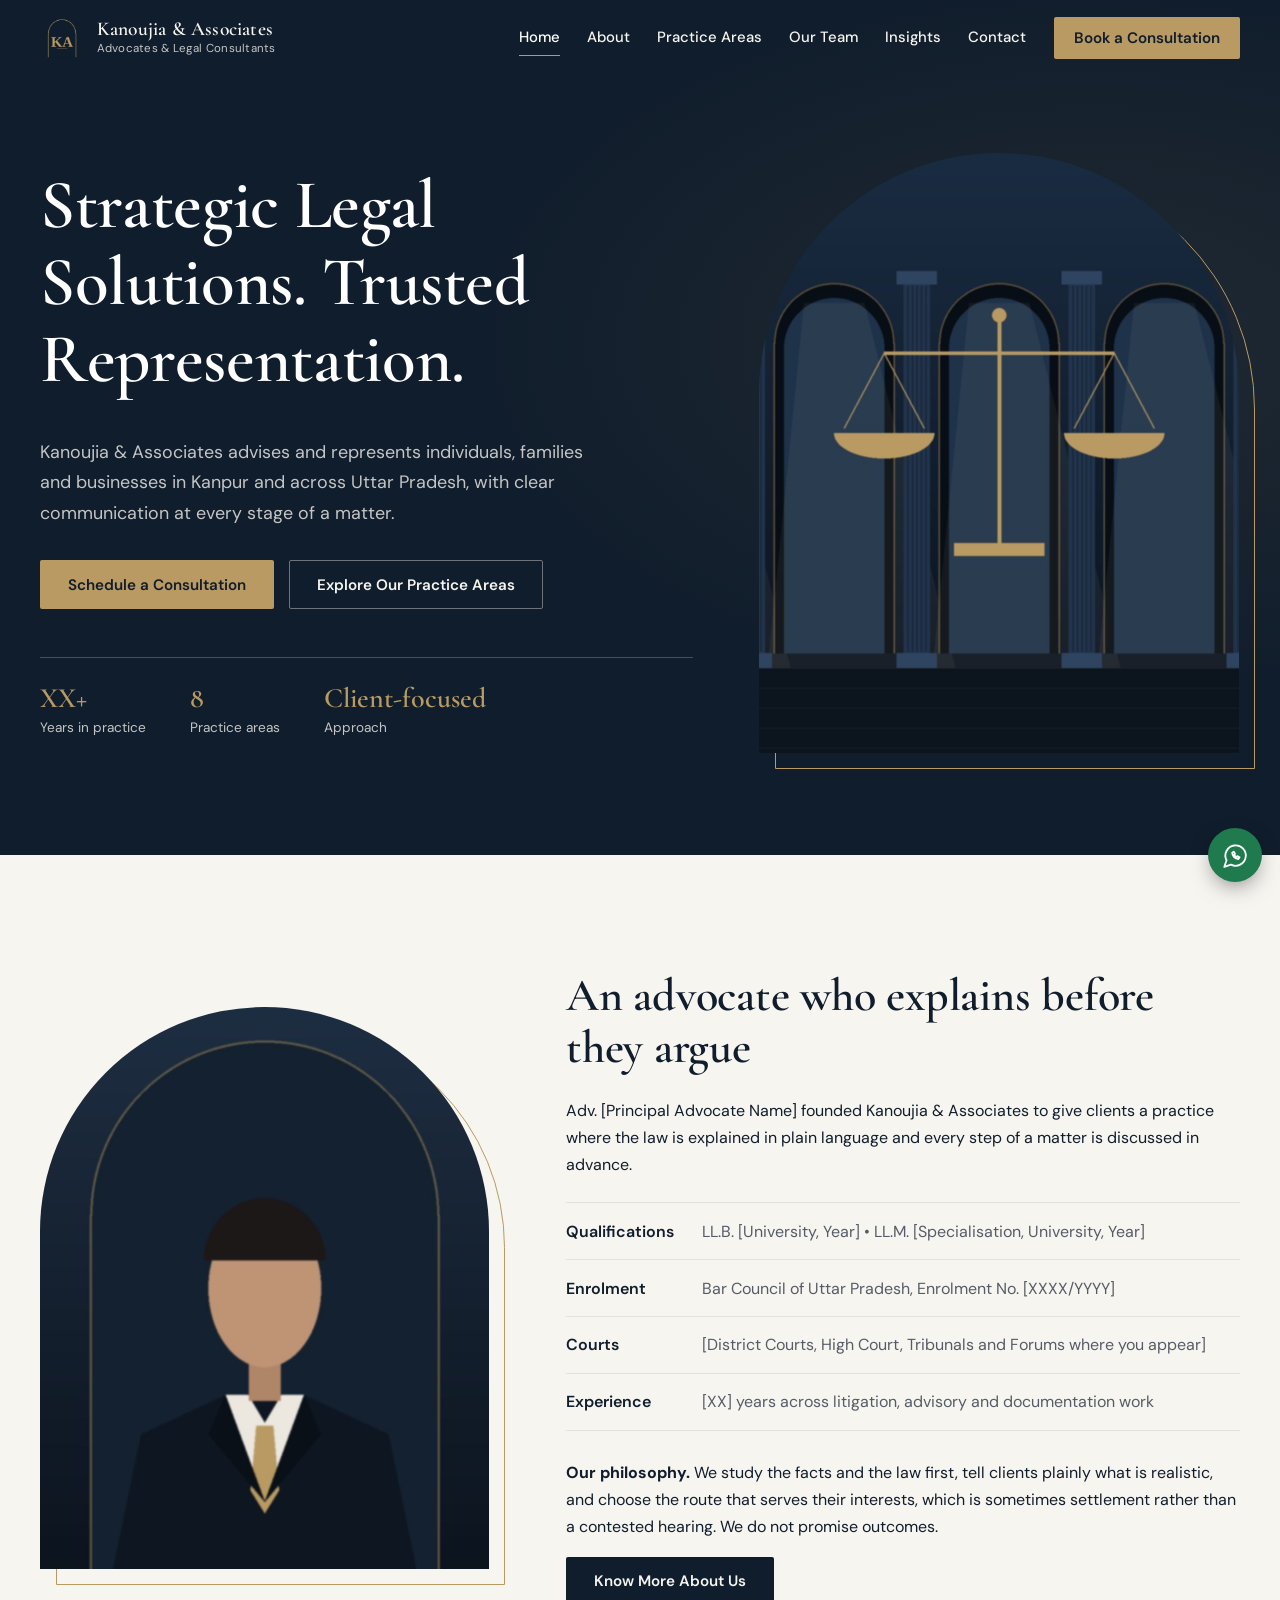
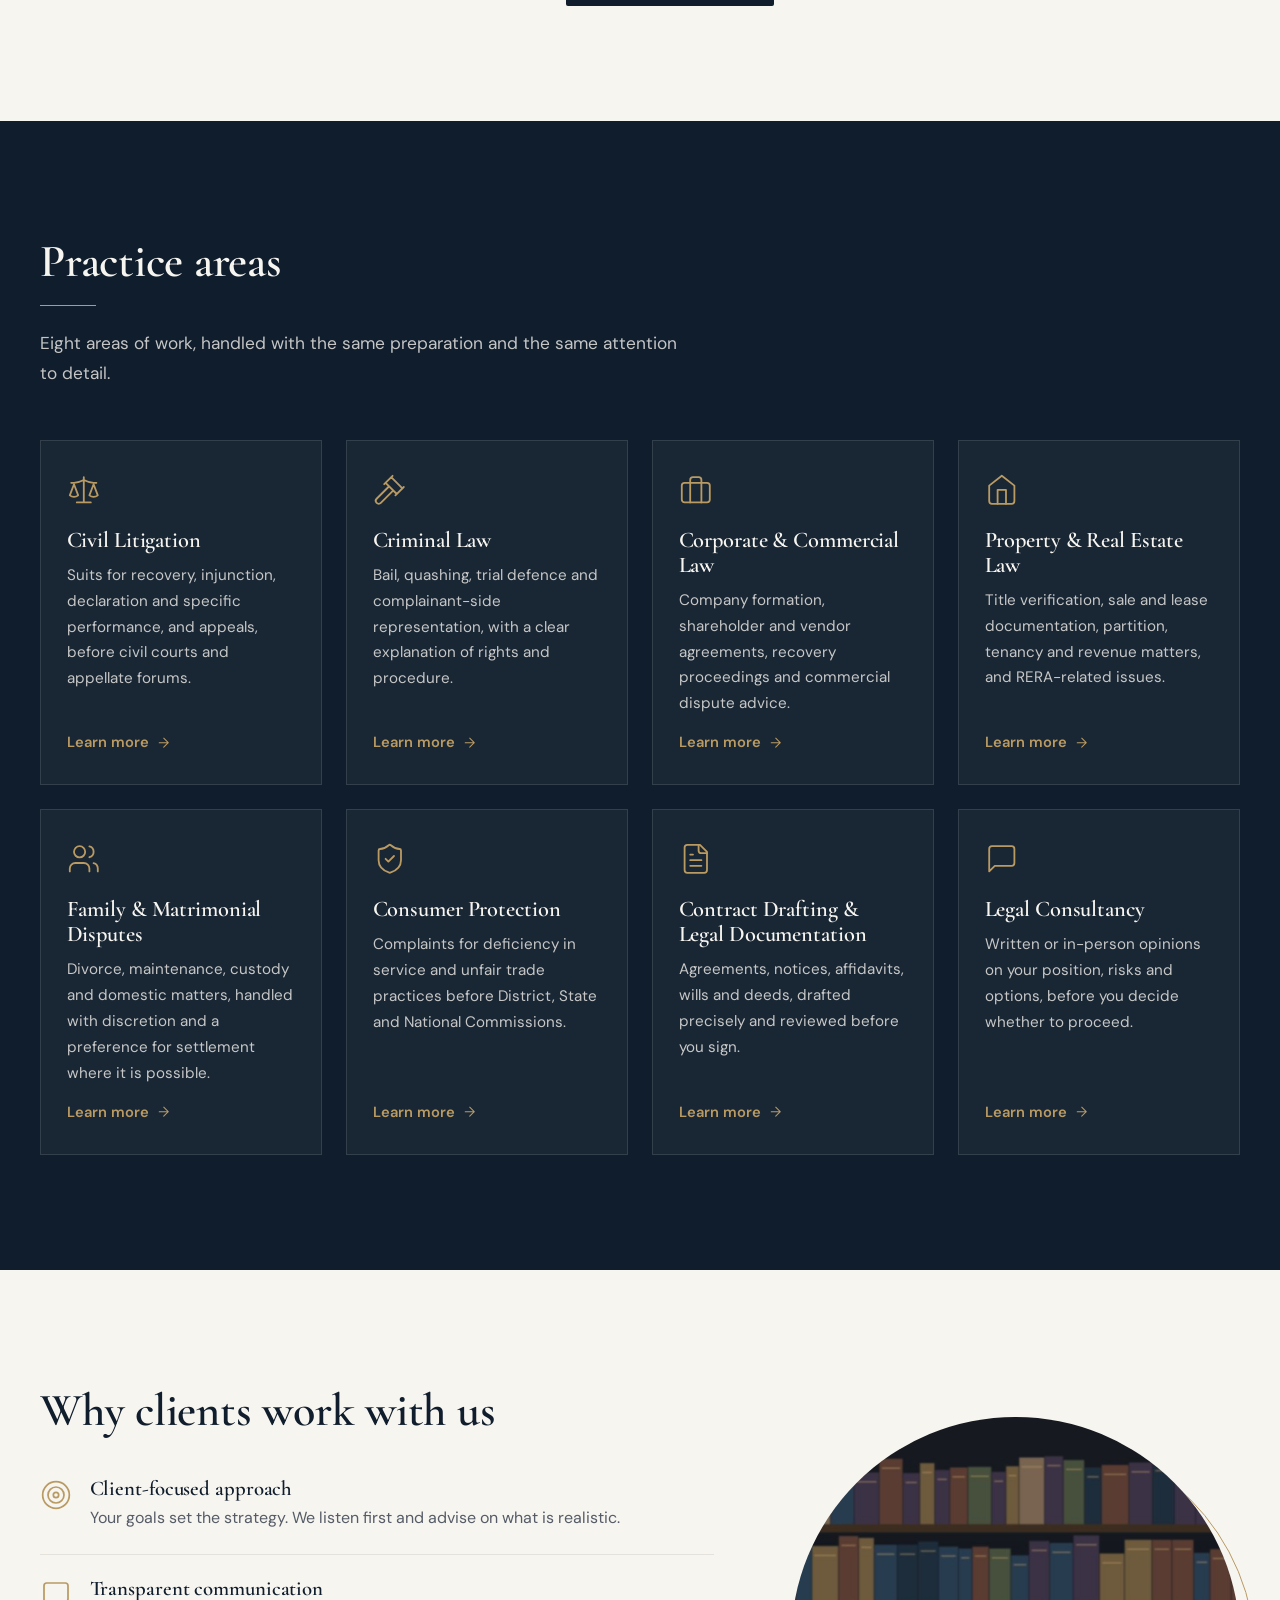
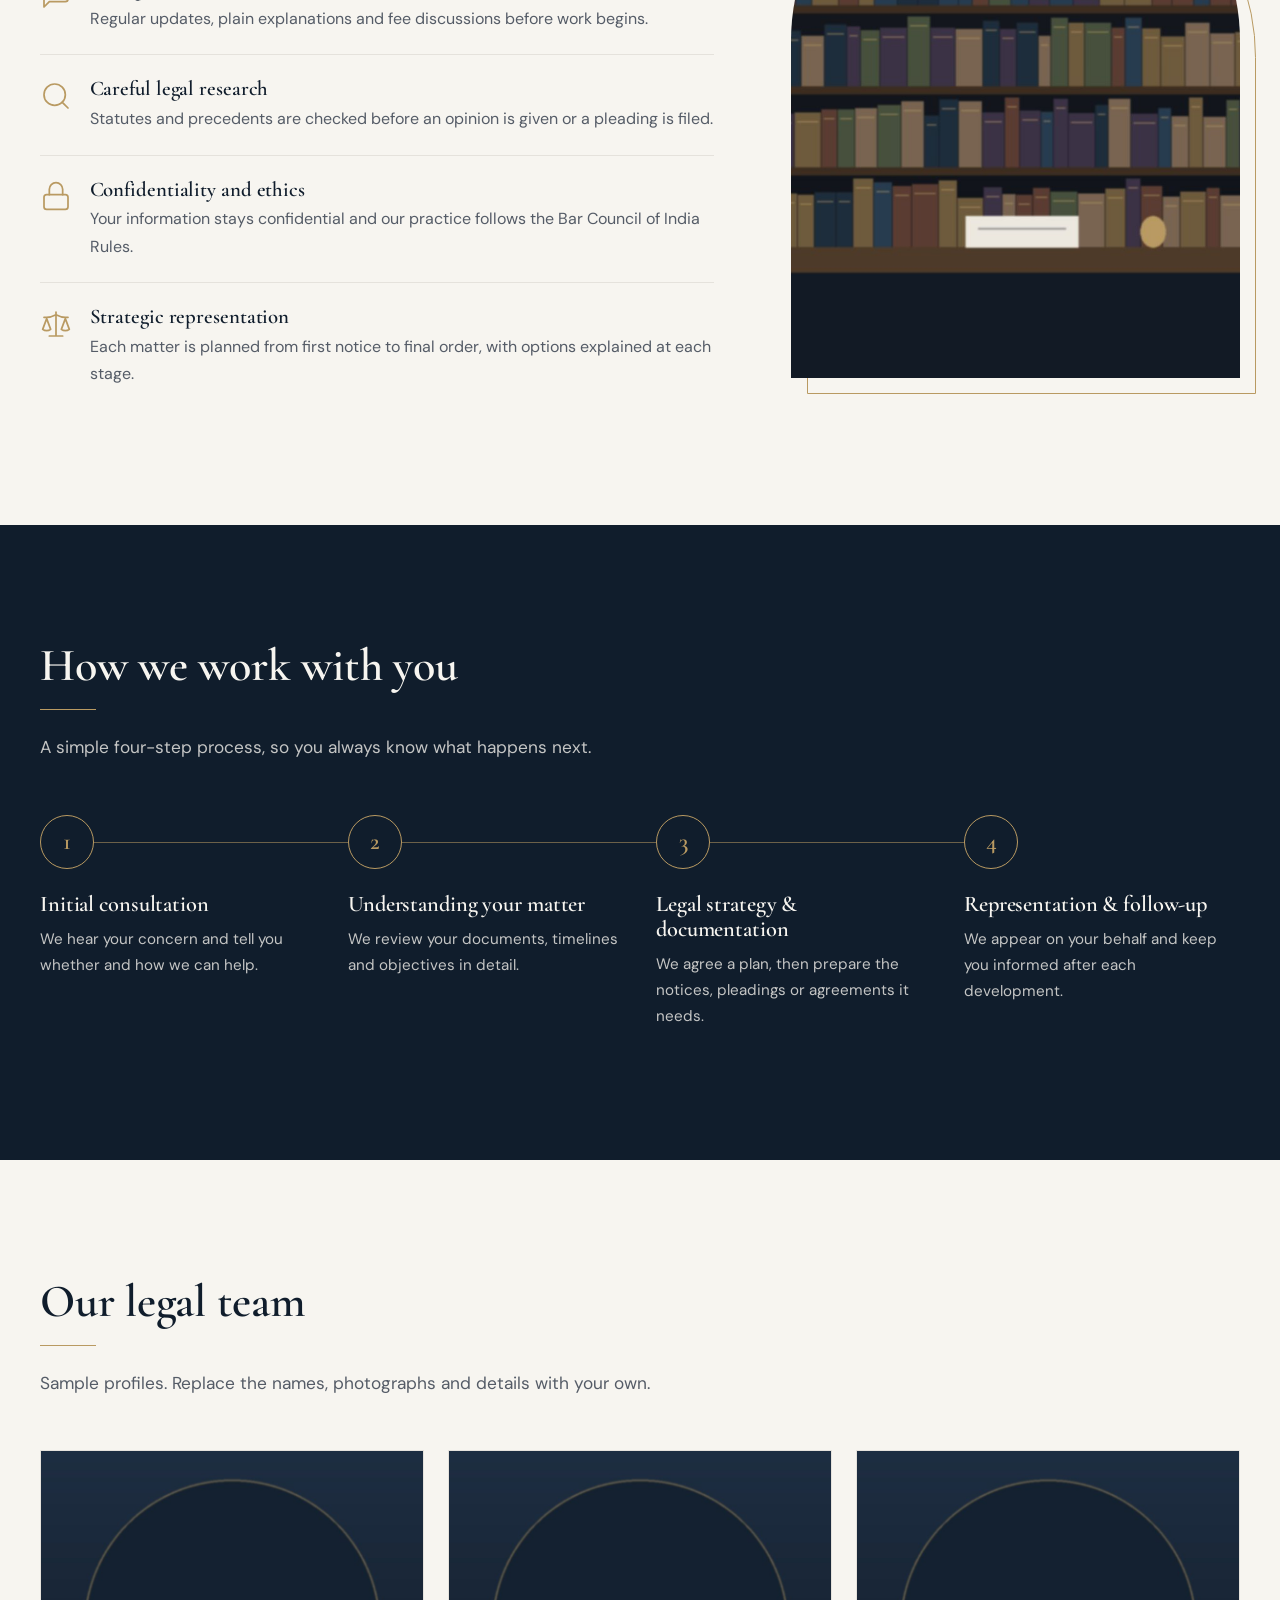
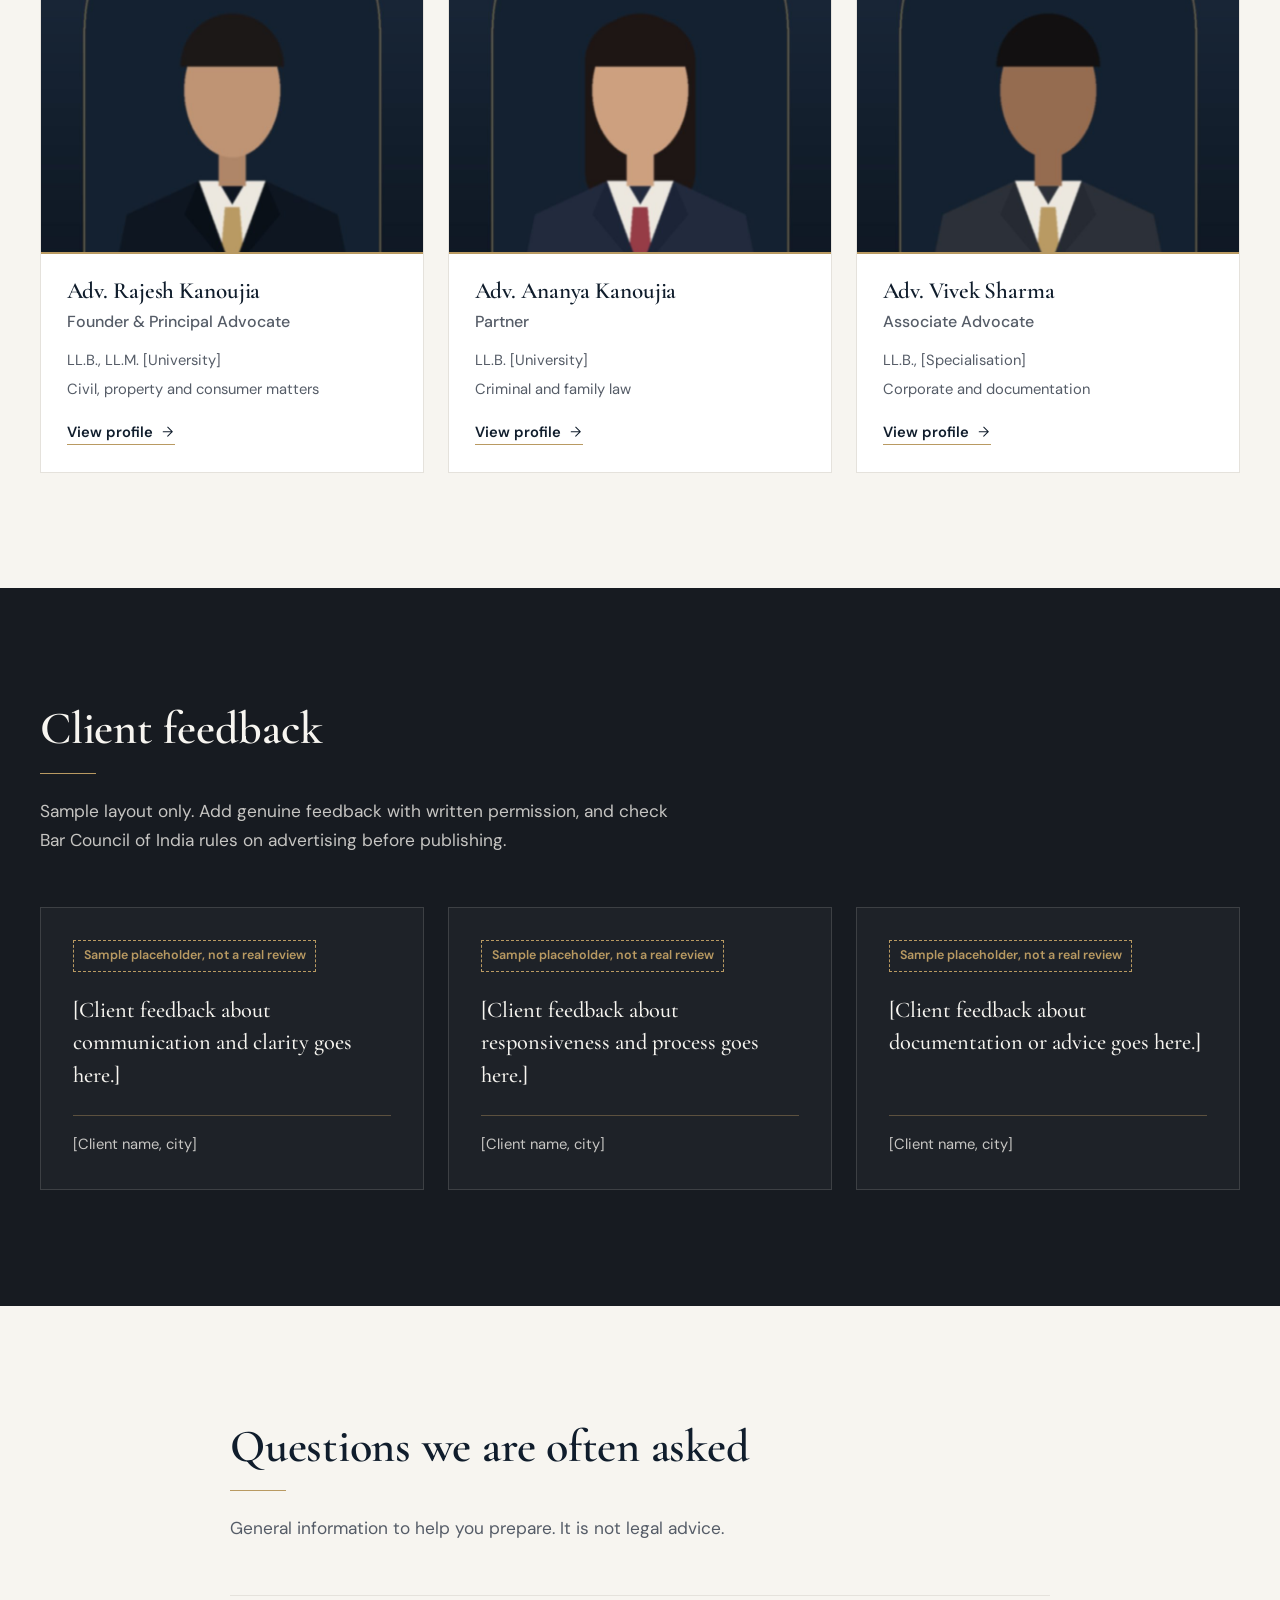
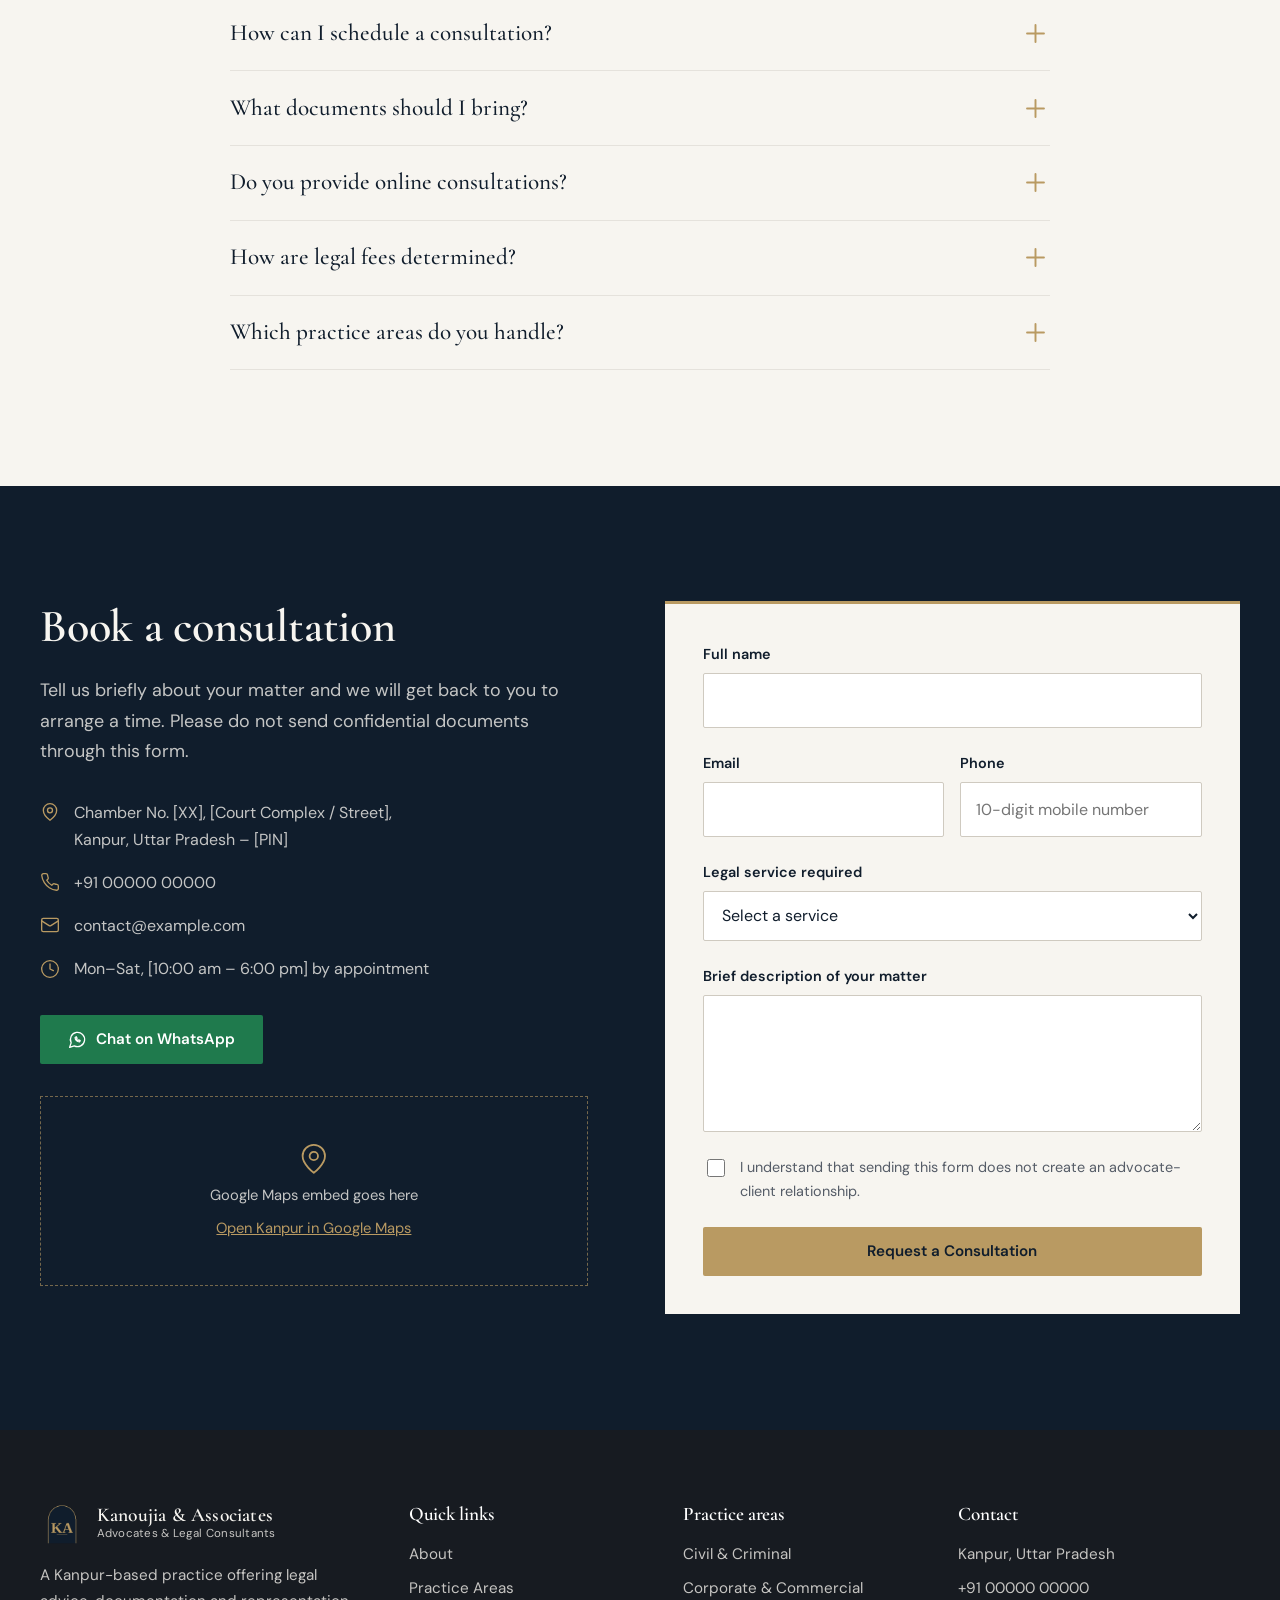
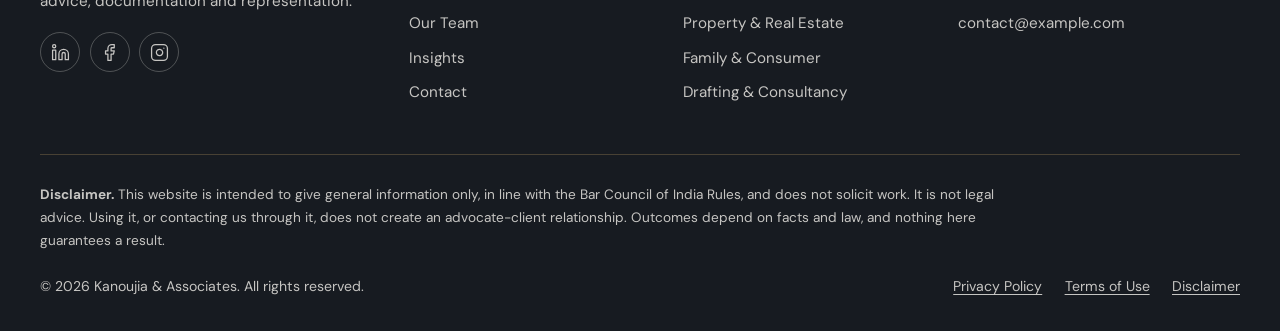
<file: template/tier2/tier2web/index.html>
<!DOCTYPE html>
<html lang="en-IN">

<head>
  <meta charset="utf-8">
  <meta name="viewport" content="width=device-width, initial-scale=1">
  <!-- CUSTOMISE: page title, description and Open Graph tags -->
  <title>Kanoujia &amp; Associates | Advocates &amp; Legal Consultants, Kanpur</title>
  <meta name="description"
    content="Kanoujia &amp; Associates is a Kanpur-based law practice offering civil, criminal, corporate, property, family and consumer law services, drafting and legal consultancy.">
  <meta name="theme-color" content="#101D2C">
  <meta property="og:type" content="website">
  <meta property="og:title" content="Kanoujia &amp; Associates | Advocates &amp; Legal Consultants">
  <meta property="og:description"
    content="Clear legal advice and careful representation across civil, criminal, corporate, property and family matters.">
  <meta property="og:image" content="images/hero.jpg">
  <meta property="og:locale" content="en_IN">
  <meta name="twitter:card" content="summary_large_image">
  <link rel="icon"
    href="data:image/svg+xml,%3Csvg xmlns='http://www.w3.org/2000/svg' viewBox='0 0 64 64'%3E%3Crect width='64' height='64' rx='12' fill='%23101D2C'/%3E%3Ctext x='32' y='42' font-family='Georgia,serif' font-size='28' font-weight='700' fill='%23B99A62' text-anchor='middle'%3EKA%3C/text%3E%3C/svg%3E">
  <link rel="preconnect" href="https://fonts.googleapis.com">
  <link rel="preconnect" href="https://fonts.gstatic.com" crossorigin>
  <link
    href="https://fonts.googleapis.com/css2?family=Cormorant+Garamond:wght@500;600;700&family=DM+Sans:wght@400;500;600&display=swap"
    rel="stylesheet">
  <link rel="stylesheet" href="css/style.css">
  <!-- CUSTOMISE: add only information that is accurate. Add telephone, address and URL when real. -->
  <script type="application/ld+json">
{"@context":"https://schema.org","@type":"LegalService","name":"Kanoujia & Associates","description":"Advocates and legal consultants offering civil, criminal, corporate, property, family and consumer law services.","areaServed":{"@type":"City","name":"Kanpur"},"address":{"@type":"PostalAddress","addressLocality":"Kanpur","addressRegion":"Uttar Pradesh","addressCountry":"IN"}}
</script>
</head>

<body>
  <a class="skip" href="#main">Skip to content</a>

  <!-- ICON SPRITE (Lucide-style, stroke icons) -->
  <svg width="0" height="0" style="position:absolute" aria-hidden="true">
    <symbol id="i-scale" viewBox="0 0 24 24">
      <path d="m16 16 3-8 3 8c-.87.65-1.92 1-3 1s-2.13-.35-3-1Z" />
      <path d="m2 16 3-8 3 8c-.87.65-1.92 1-3 1s-2.13-.35-3-1Z" />
      <path d="M7 21h10M12 3v18M3 7h2c2 0 5-1 7-2 2 1 5 2 7 2h2" />
    </symbol>
    <symbol id="i-gavel" viewBox="0 0 24 24">
      <path d="m14 13-8.4 8.4a1 1 0 0 1-3-3L11 10M16 16l6-6M8 8l6-6M9 7l8 8M21 11l-8-8" />
    </symbol>
    <symbol id="i-brief" viewBox="0 0 24 24">
      <rect x="2" y="7" width="20" height="14" rx="2" />
      <path d="M16 21V5a2 2 0 0 0-2-2h-4a2 2 0 0 0-2 2v16" />
    </symbol>
    <symbol id="i-home" viewBox="0 0 24 24">
      <path d="m3 9 9-7 9 7v11a2 2 0 0 1-2 2H5a2 2 0 0 1-2-2z" />
      <path d="M9 22V12h6v10" />
    </symbol>
    <symbol id="i-users" viewBox="0 0 24 24">
      <path d="M16 21v-2a4 4 0 0 0-4-4H6a4 4 0 0 0-4 4v2" />
      <circle cx="9" cy="7" r="4" />
      <path d="M22 21v-2a4 4 0 0 0-3-3.87M16 3.13a4 4 0 0 1 0 7.75" />
    </symbol>
    <symbol id="i-shield" viewBox="0 0 24 24">
      <path
        d="M20 13c0 5-3.5 7.5-7.66 8.95a1 1 0 0 1-.67-.01C7.5 20.5 4 18 4 13V6a1 1 0 0 1 1-1c2 0 4.5-1.2 6.24-2.72a1.17 1.17 0 0 1 1.52 0C14.51 3.81 17 5 19 5a1 1 0 0 1 1 1z" />
      <path d="m9 12 2 2 4-4" />
    </symbol>
    <symbol id="i-file" viewBox="0 0 24 24">
      <path d="M15 2H6a2 2 0 0 0-2 2v16a2 2 0 0 0 2 2h12a2 2 0 0 0 2-2V7Z" />
      <path d="M14 2v4a2 2 0 0 0 2 2h4M10 9H8M16 13H8M16 17H8" />
    </symbol>
    <symbol id="i-chat" viewBox="0 0 24 24">
      <path d="M21 15a2 2 0 0 1-2 2H7l-4 4V5a2 2 0 0 1 2-2h14a2 2 0 0 1 2 2z" />
    </symbol>
    <symbol id="i-wa" viewBox="0 0 24 24">
      <path d="M7.9 20A9 9 0 1 0 4 16.1L2 22Z" />
      <path d="M9 9.5c0 3 2.5 5.5 5.5 5.5l1-1.5-2-1-.8.8c-.8-.4-1.600-1.200-2-2l.8-.8-1-2Z" />
    </symbol>
    <symbol id="i-phone" viewBox="0 0 24 24">
      <path
        d="M22 16.92v3a2 2 0 0 1-2.18 2 19.79 19.79 0 0 1-8.63-3.07 19.5 19.5 0 0 1-6-6 19.79 19.79 0 0 1-3.07-8.67A2 2 0 0 1 4.11 2h3a2 2 0 0 1 2 1.72c.13.96.36 1.9.7 2.81a2 2 0 0 1-.45 2.11L8.09 9.91a16 16 0 0 0 6 6l1.27-1.27a2 2 0 0 1 2.11-.45c.91.34 1.85.57 2.81.7A2 2 0 0 1 22 16.92z" />
    </symbol>
    <symbol id="i-mail" viewBox="0 0 24 24">
      <rect x="2" y="4" width="20" height="16" rx="2" />
      <path d="m22 7-8.97 5.7a1.94 1.94 0 0 1-2.06 0L2 7" />
    </symbol>
    <symbol id="i-pin" viewBox="0 0 24 24">
      <path d="M20 10c0 6-8 12-8 12s-8-6-8-12a8 8 0 0 1 16 0Z" />
      <circle cx="12" cy="10" r="3" />
    </symbol>
    <symbol id="i-clock" viewBox="0 0 24 24">
      <circle cx="12" cy="12" r="10" />
      <path d="M12 6v6l4 2" />
    </symbol>
    <symbol id="i-arrow" viewBox="0 0 24 24">
      <path d="M5 12h14m-7-7 7 7-7 7" />
    </symbol>
    <symbol id="i-check" viewBox="0 0 24 24">
      <path d="M20 6 9 17l-5-5" />
    </symbol>
    <symbol id="i-menu" viewBox="0 0 24 24">
      <path d="M4 6h16M4 12h16M4 18h16" />
    </symbol>
    <symbol id="i-x" viewBox="0 0 24 24">
      <path d="M18 6 6 18M6 6l12 12" />
    </symbol>
    <symbol id="i-up" viewBox="0 0 24 24">
      <path d="m18 15-6-6-6 6" />
    </symbol>
    <symbol id="i-plus" viewBox="0 0 24 24">
      <path d="M12 5v14M5 12h14" />
    </symbol>
    <symbol id="i-search" viewBox="0 0 24 24">
      <circle cx="11" cy="11" r="8" />
      <path d="m21 21-4.3-4.3" />
    </symbol>
    <symbol id="i-lock" viewBox="0 0 24 24">
      <rect x="3" y="11" width="18" height="11" rx="2" />
      <path d="M7 11V7a5 5 0 0 1 10 0v4" />
    </symbol>
    <symbol id="i-target" viewBox="0 0 24 24">
      <circle cx="12" cy="12" r="10" />
      <circle cx="12" cy="12" r="6" />
      <circle cx="12" cy="12" r="2" />
    </symbol>
    <symbol id="i-li" viewBox="0 0 24 24">
      <path d="M16 8a6 6 0 0 1 6 6v7h-4v-7a2 2 0 0 0-4 0v7h-4v-7a6 6 0 0 1 6-6zM2 9h4v12H2z" />
      <circle cx="4" cy="4" r="2" />
    </symbol>
    <symbol id="i-fb" viewBox="0 0 24 24">
      <path d="M18 2h-3a5 5 0 0 0-5 5v3H7v4h3v8h4v-8h3l1-4h-4V7a1 1 0 0 1 1-1h3z" />
    </symbol>
    <symbol id="i-ig" viewBox="0 0 24 24">
      <rect x="2" y="2" width="20" height="20" rx="5" />
      <path d="M16 11.37A4 4 0 1 1 12.63 8 4 4 0 0 1 16 11.37zM17.5 6.5h.01" />
    </symbol>
  </svg>

  <!-- A. NAVIGATION -->
  <header class="nav" id="nav">
    <div class="wrap nav__in">
      <a class="brand" href="#home" aria-label="Kanoujia &amp; Associates, home">
        <img src="images/logo.png" width="44" height="44" alt="">
        <span class="brand__name">Kanoujia &amp; Associates<small>Advocates &amp; Legal Consultants</small></span>
      </a>
      <nav class="nav__links" id="menu" aria-label="Main">
        <a href="#home">Home</a><a href="#about">About</a><a href="#practice">Practice Areas</a><a href="#team">Our
          Team</a><a href="#insights">Insights</a><a href="#contact">Contact</a>
        <a class="btn btn--gold nav__cta" href="#contact">Book a Consultation</a>
      </nav>
      <button class="nav__toggle" id="menuBtn" aria-expanded="false" aria-controls="menu" aria-label="Open menu"><svg
          class="ic">
          <use href="#i-menu" />
        </svg></button>
    </div>
  </header>

  <main id="main">

    <!-- B. HERO -->
    <section class="hero" id="home">
      <div class="wrap hero__in">
        <div class="hero__copy">
          <h1>Strategic Legal Solutions. Trusted Representation.</h1>
          <p class="lead">Kanoujia &amp; Associates advises and represents individuals, families and businesses in
            Kanpur and across Uttar Pradesh, with clear communication at every stage of a matter.</p>
          <div class="hero__cta">
            <a class="btn btn--gold" href="#contact">Schedule a Consultation</a>
            <a class="btn btn--line" href="#practice">Explore Our Practice Areas</a>
          </div>
          <!-- CUSTOMISE: replace XX with real figures only if you can substantiate them -->
          <dl class="facts">
            <div>
              <dt>Years in practice</dt>
              <dd>XX+</dd>
            </div>
            <div>
              <dt>Practice areas</dt>
              <dd>8</dd>
            </div>
            <div>
              <dt>Approach</dt>
              <dd>Client-focused</dd>
            </div>
          </dl>
        </div>
        <div class="hero__art arch-wrap">
          <img class="arch" src="images/hero.jpg" width="1600" height="1200"
            alt="Illustration of a courthouse colonnade with the scales of justice" fetchpriority="high">
        </div>
      </div>
    </section>

    <!-- C. ABOUT -->
    <section class="sec sec--ivory" id="about">
      <div class="wrap split">
        <div class="arch-wrap reveal"><img class="arch" src="images/advocate.jpg" width="800" height="1000"
            loading="lazy" alt="Portrait placeholder of the principal advocate"></div>
        <div class="reveal">
          <h2>An advocate who explains before they argue</h2>
          <!-- CUSTOMISE: all details below are sample text -->
          <p>Adv. [Principal Advocate Name] founded Kanoujia &amp; Associates to give clients a practice where the law
            is explained in plain language and every step of a matter is discussed in advance.</p>
          <ul class="detail">
            <li><strong>Qualifications</strong><span>LL.B. [University, Year] &bull; LL.M. [Specialisation, University,
                Year]</span></li>
            <li><strong>Enrolment</strong><span>Bar Council of Uttar Pradesh, Enrolment No. [XXXX/YYYY]</span></li>
            <li><strong>Courts</strong><span>[District Courts, High Court, Tribunals and Forums where you appear]</span>
            </li>
            <li><strong>Experience</strong><span>[XX] years across litigation, advisory and documentation work</span>
            </li>
          </ul>
          <p><strong>Our philosophy.</strong> We study the facts and the law first, tell clients plainly what is
            realistic, and choose the route that serves their interests, which is sometimes settlement rather than a
            contested hearing. We do not promise outcomes.</p>
          <a class="btn btn--navy" href="#team">Know More About Us</a>
        </div>
      </div>
    </section>

    <!-- D. PRACTICE AREAS -->
    <section class="sec sec--navy" id="practice">
      <div class="wrap">
        <div class="head reveal">
          <h2>Practice areas</h2>
          <p>Eight areas of work, handled with the same preparation and the same attention to detail.</p>
        </div>
        <div class="grid cards">
          <!-- Reusable card: copy a <article> block, change icon, title, text and data-service -->
          <article class="card reveal"><svg class="ic ic--lg">
              <use href="#i-scale" />
            </svg>
            <h3>Civil Litigation</h3>
            <p>Suits for recovery, injunction, declaration and specific performance, and appeals, before civil courts
              and appellate forums.</p><a class="more" href="#contact" data-service="Civil Litigation">Learn more <svg
                class="ic">
                <use href="#i-arrow" />
              </svg></a>
          </article>
          <article class="card reveal"><svg class="ic ic--lg">
              <use href="#i-gavel" />
            </svg>
            <h3>Criminal Law</h3>
            <p>Bail, quashing, trial defence and complainant-side representation, with a clear explanation of rights and
              procedure.</p><a class="more" href="#contact" data-service="Criminal Law">Learn more <svg class="ic">
                <use href="#i-arrow" />
              </svg></a>
          </article>
          <article class="card reveal"><svg class="ic ic--lg">
              <use href="#i-brief" />
            </svg>
            <h3>Corporate &amp; Commercial Law</h3>
            <p>Company formation, shareholder and vendor agreements, recovery proceedings and commercial dispute advice.
            </p><a class="more" href="#contact" data-service="Corporate & Commercial Law">Learn more <svg class="ic">
                <use href="#i-arrow" />
              </svg></a>
          </article>
          <article class="card reveal"><svg class="ic ic--lg">
              <use href="#i-home" />
            </svg>
            <h3>Property &amp; Real Estate Law</h3>
            <p>Title verification, sale and lease documentation, partition, tenancy and revenue matters, and
              RERA-related issues.</p><a class="more" href="#contact" data-service="Property & Real Estate Law">Learn
              more <svg class="ic">
                <use href="#i-arrow" />
              </svg></a>
          </article>
          <article class="card reveal"><svg class="ic ic--lg">
              <use href="#i-users" />
            </svg>
            <h3>Family &amp; Matrimonial Disputes</h3>
            <p>Divorce, maintenance, custody and domestic matters, handled with discretion and a preference for
              settlement where it is possible.</p><a class="more" href="#contact"
              data-service="Family & Matrimonial Disputes">Learn more <svg class="ic">
                <use href="#i-arrow" />
              </svg></a>
          </article>
          <article class="card reveal"><svg class="ic ic--lg">
              <use href="#i-shield" />
            </svg>
            <h3>Consumer Protection</h3>
            <p>Complaints for deficiency in service and unfair trade practices before District, State and National
              Commissions.</p><a class="more" href="#contact" data-service="Consumer Protection">Learn more <svg
                class="ic">
                <use href="#i-arrow" />
              </svg></a>
          </article>
          <article class="card reveal"><svg class="ic ic--lg">
              <use href="#i-file" />
            </svg>
            <h3>Contract Drafting &amp; Legal Documentation</h3>
            <p>Agreements, notices, affidavits, wills and deeds, drafted precisely and reviewed before you sign.</p><a
              class="more" href="#contact" data-service="Contract Drafting & Legal Documentation">Learn more <svg
                class="ic">
                <use href="#i-arrow" />
              </svg></a>
          </article>
          <article class="card reveal"><svg class="ic ic--lg">
              <use href="#i-chat" />
            </svg>
            <h3>Legal Consultancy</h3>
            <p>Written or in-person opinions on your position, risks and options, before you decide whether to proceed.
            </p><a class="more" href="#contact" data-service="Legal Consultancy">Learn more <svg class="ic">
                <use href="#i-arrow" />
              </svg></a>
          </article>
        </div>
      </div>
    </section>

    <!-- E. WHY CHOOSE US -->
    <section class="sec sec--ivory" id="why">
      <div class="wrap split split--rev">
        <div class="reveal">
          <h2>Why clients work with us</h2>
          <ul class="why">
            <li><svg class="ic">
                <use href="#i-target" />
              </svg>
              <div>
                <h3>Client-focused approach</h3>
                <p>Your goals set the strategy. We listen first and advise on what is realistic.</p>
              </div>
            </li>
            <li><svg class="ic">
                <use href="#i-chat" />
              </svg>
              <div>
                <h3>Transparent communication</h3>
                <p>Regular updates, plain explanations and fee discussions before work begins.</p>
              </div>
            </li>
            <li><svg class="ic">
                <use href="#i-search" />
              </svg>
              <div>
                <h3>Careful legal research</h3>
                <p>Statutes and precedents are checked before an opinion is given or a pleading is filed.</p>
              </div>
            </li>
            <li><svg class="ic">
                <use href="#i-lock" />
              </svg>
              <div>
                <h3>Confidentiality and ethics</h3>
                <p>Your information stays confidential and our practice follows the Bar Council of India Rules.</p>
              </div>
            </li>
            <li><svg class="ic">
                <use href="#i-scale" />
              </svg>
              <div>
                <h3>Strategic representation</h3>
                <p>Each matter is planned from first notice to final order, with options explained at each stage.</p>
              </div>
            </li>
          </ul>
        </div>
        <div class="arch-wrap reveal"><img class="arch" src="images/office.jpg" width="1200" height="900" loading="lazy"
            alt="Illustration of a law office with shelves of law reports and a desk"></div>
      </div>
    </section>

    <!-- F. PROCESS -->
    <section class="sec sec--navy" id="process">
      <div class="wrap">
        <div class="head reveal">
          <h2>How we work with you</h2>
          <p>A simple four-step process, so you always know what happens next.</p>
        </div>
        <ol class="steps">
          <li><span class="steps__n">1</span>
            <h3>Initial consultation</h3>
            <p>We hear your concern and tell you whether and how we can help.</p>
          </li>
          <li><span class="steps__n">2</span>
            <h3>Understanding your matter</h3>
            <p>We review your documents, timelines and objectives in detail.</p>
          </li>
          <li><span class="steps__n">3</span>
            <h3>Legal strategy &amp; documentation</h3>
            <p>We agree a plan, then prepare the notices, pleadings or agreements it needs.</p>
          </li>
          <li><span class="steps__n">4</span>
            <h3>Representation &amp; follow-up</h3>
            <p>We appear on your behalf and keep you informed after each development.</p>
          </li>
        </ol>
      </div>
    </section>

    <!-- G. TEAM (reusable cards: copy one <article class="member">) -->
    <section class="sec sec--ivory" id="team">
      <div class="wrap">
        <div class="head reveal">
          <h2>Our legal team</h2>
          <p>Sample profiles. Replace the names, photographs and details with your own.</p>
        </div>
        <div class="grid team">
          <article class="member reveal">
            <img src="images/advocate.jpg" width="800" height="1000" loading="lazy"
              alt="Photo placeholder for Adv. Rajesh Kanoujia">
            <div class="member__body">
              <h3>Adv. Rajesh Kanoujia</h3>
              <p class="role">Founder &amp; Principal Advocate</p>
              <p class="meta">LL.B., LL.M. [University]</p>
              <p class="meta">Civil, property and consumer matters</p>
              <button class="more" type="button" data-profile>View profile <svg class="ic">
                  <use href="#i-arrow" />
                </svg></button>
              <div class="profile-more" hidden>
                <p>Adv. Rajesh Kanoujia leads the firm and handles civil, property and consumer matters. [Add a short
                  professional biography, courts of practice and enrolment details here.]</p>
                <p><strong>Qualifications:</strong> LL.B., LL.M. [University, Year]</p>
                <p><strong>Practice areas:</strong> Civil Litigation, Property &amp; Real Estate Law, Consumer
                  Protection</p>
              </div>
            </div>
          </article>
          <article class="member reveal">
            <img src="images/team-2.jpg" width="800" height="1000" loading="lazy"
              alt="Photo placeholder for Adv. Ananya Kanoujia">
            <div class="member__body">
              <h3>Adv. Ananya Kanoujia</h3>
              <p class="role">Partner</p>
              <p class="meta">LL.B. [University]</p>
              <p class="meta">Criminal and family law</p>
              <button class="more" type="button" data-profile>View profile <svg class="ic">
                  <use href="#i-arrow" />
                </svg></button>
              <div class="profile-more" hidden>
                <p>Adv. Ananya Kanoujia handles criminal and family law matters. [Add a short professional biography
                  here.]</p>
                <p><strong>Qualifications:</strong> LL.B. [University, Year]</p>
                <p><strong>Practice areas:</strong> Criminal Law, Family &amp; Matrimonial Disputes</p>
              </div>
            </div>
          </article>
          <article class="member reveal">
            <img src="images/team-3.jpg" width="800" height="1000" loading="lazy"
              alt="Photo placeholder for Adv. Vivek Sharma">
            <div class="member__body">
              <h3>Adv. Vivek Sharma</h3>
              <p class="role">Associate Advocate</p>
              <p class="meta">LL.B., [Specialisation]</p>
              <p class="meta">Corporate and documentation</p>
              <button class="more" type="button" data-profile>View profile <svg class="ic">
                  <use href="#i-arrow" />
                </svg></button>
              <div class="profile-more" hidden>
                <p>Adv. Vivek Sharma works on contracts, company matters and legal documentation. [Add a short
                  professional biography here.]</p>
                <p><strong>Qualifications:</strong> LL.B. [University, Year]</p>
                <p><strong>Practice areas:</strong> Corporate &amp; Commercial Law, Contract Drafting, Legal Consultancy
                </p>
              </div>
            </div>
          </article>
        </div>
      </div>
    </section>

    <!-- H. TESTIMONIALS (optional; delete section if not used) -->
    <section class="sec sec--char" id="testimonials">
      <div class="wrap">
        <div class="head reveal">
          <h2>Client feedback</h2>
          <p>Sample layout only. Add genuine feedback with written permission, and check Bar Council of India rules on
            advertising before publishing.</p>
        </div>
        <div class="grid quotes">
          <figure class="quote reveal"><span class="tag">Sample placeholder, not a real review</span>
            <blockquote>[Client feedback about communication and clarity goes here.]</blockquote>
            <figcaption>[Client name, city]</figcaption>
          </figure>
          <figure class="quote reveal"><span class="tag">Sample placeholder, not a real review</span>
            <blockquote>[Client feedback about responsiveness and process goes here.]</blockquote>
            <figcaption>[Client name, city]</figcaption>
          </figure>
          <figure class="quote reveal"><span class="tag">Sample placeholder, not a real review</span>
            <blockquote>[Client feedback about documentation or advice goes here.]</blockquote>
            <figcaption>[Client name, city]</figcaption>
          </figure>
        </div>
      </div>
    </section>

    <!-- I. FAQ / INSIGHTS -->
    <section class="sec sec--ivory" id="insights">
      <div class="wrap narrow">
        <div class="head reveal">
          <h2>Questions we are often asked</h2>
          <p>General information to help you prepare. It is not legal advice.</p>
        </div>
        <div class="faq reveal" id="faq">
          <div class="faq__item">
            <h3><button type="button" aria-expanded="false" aria-controls="a1" id="q1">How can I schedule a
                consultation?<svg class="ic">
                  <use href="#i-plus" />
                </svg></button></h3>
            <div class="faq__a" id="a1" role="region" aria-labelledby="q1">
              <div>
                <p>Use the form below, call or message us on WhatsApp during office hours. We will confirm a time and
                  tell you whether to attend in person or online.</p>
              </div>
            </div>
          </div>
          <div class="faq__item">
            <h3><button type="button" aria-expanded="false" aria-controls="a2" id="q2">What documents should I
                bring?<svg class="ic">
                  <use href="#i-plus" />
                </svg></button></h3>
            <div class="faq__a" id="a2" role="region" aria-labelledby="q2">
              <div>
                <p>Bring a photo ID, any notices, orders, agreements or correspondence about the matter, and a short
                  note of dates and events. Copies are enough for the first meeting.</p>
              </div>
            </div>
          </div>
          <div class="faq__item">
            <h3><button type="button" aria-expanded="false" aria-controls="a3" id="q3">Do you provide online
                consultations?<svg class="ic">
                  <use href="#i-plus" />
                </svg></button></h3>
            <div class="faq__a" id="a3" role="region" aria-labelledby="q3">
              <div>
                <p>Yes, where the matter allows it. Video or phone consultations can be arranged, and documents can be
                  shared securely in advance. [Edit to match your practice.]</p>
              </div>
            </div>
          </div>
          <div class="faq__item">
            <h3><button type="button" aria-expanded="false" aria-controls="a4" id="q4">How are legal fees
                determined?<svg class="ic">
                  <use href="#i-plus" />
                </svg></button></h3>
            <div class="faq__a" id="a4" role="region" aria-labelledby="q4">
              <div>
                <p>Fees depend on the type of matter, its complexity, the forum and the work involved. We explain the
                  fee structure before we begin, in line with Bar Council of India rules. [Edit to match your practice.]
                </p>
              </div>
            </div>
          </div>
          <div class="faq__item">
            <h3><button type="button" aria-expanded="false" aria-controls="a5" id="q5">Which practice areas do you
                handle?<svg class="ic">
                  <use href="#i-plus" />
                </svg></button></h3>
            <div class="faq__a" id="a5" role="region" aria-labelledby="q5">
              <div>
                <p>Civil, criminal, corporate and commercial, property, family, consumer protection, contract drafting
                  and legal consultancy. If your matter falls outside these, we will say so and, where we can, suggest
                  who to approach.</p>
              </div>
            </div>
          </div>
        </div>
      </div>
    </section>

    <!-- J. CONTACT -->
    <section class="sec sec--navy" id="contact">
      <div class="wrap contact">
        <div class="reveal">
          <h2>Book a consultation</h2>
          <p class="lead">Tell us briefly about your matter and we will get back to you to arrange a time. Please do not
            send confidential documents through this form.</p>
          <!-- CUSTOMISE: replace every placeholder below -->
          <ul class="info">
            <li><svg class="ic">
                <use href="#i-pin" />
              </svg><span>Chamber No. [XX], [Court Complex / Street],<br>Kanpur, Uttar Pradesh &ndash; [PIN]</span></li>
            <li><svg class="ic">
                <use href="#i-phone" />
              </svg><a href="tel:+910000000000" data-phone>+91 00000 00000</a></li>
            <li><svg class="ic">
                <use href="#i-mail" />
              </svg><a href="mailto:contact@example.com" data-email>contact@example.com</a></li>
            <li><svg class="ic">
                <use href="#i-clock" />
              </svg><span>Mon&ndash;Sat, [10:00 am &ndash; 6:00 pm] by appointment</span></li>
          </ul>
          <a class="btn btn--wa" href="https://wa.me/910000000000" data-wa target="_blank" rel="noopener"><svg
              class="ic">
              <use href="#i-wa" />
            </svg>Chat on WhatsApp</a>
          <!-- CUSTOMISE: paste your Google Maps embed <iframe> inside .map and delete the placeholder content -->
          <div class="map" role="img" aria-label="Map placeholder"><svg class="ic ic--lg">
              <use href="#i-pin" />
            </svg><span>Google Maps embed goes here</span><a
              href="https://www.google.com/maps/search/?api=1&amp;query=Kanpur+Court" target="_blank"
              rel="noopener">Open Kanpur in Google Maps</a></div>
        </div>
        <form class="form reveal" id="form" novalidate>
          <div class="field"><label for="name">Full name</label><input id="name" name="name" type="text"
              autocomplete="name" required><span class="err" data-for="name"></span></div>
          <div class="row">
            <div class="field"><label for="email">Email</label><input id="email" name="email" type="email"
                autocomplete="email" required><span class="err" data-for="email"></span></div>
            <div class="field"><label for="phone">Phone</label><input id="phone" name="phone" type="tel"
                autocomplete="tel" inputmode="tel" placeholder="10-digit mobile number" required><span class="err"
                data-for="phone"></span></div>
          </div>
          <div class="field"><label for="service">Legal service required</label>
            <select id="service" name="service" required>
              <option value="">Select a service</option>
              <option>Civil Litigation</option>
              <option>Criminal Law</option>
              <option>Corporate &amp; Commercial Law</option>
              <option>Property &amp; Real Estate Law</option>
              <option>Family &amp; Matrimonial Disputes</option>
              <option>Consumer Protection</option>
              <option>Contract Drafting &amp; Legal Documentation</option>
              <option>Legal Consultancy</option>
              <option>Other</option>
            </select><span class="err" data-for="service"></span>
          </div>
          <div class="field"><label for="message">Brief description of your matter</label><textarea id="message"
              name="message" rows="4" required minlength="15"></textarea><span class="err" data-for="message"></span>
          </div>
          <div class="field field--check"><input id="ack" name="ack" type="checkbox" required><label for="ack">I
              understand that sending this form does not create an advocate-client relationship.</label><span
              class="err" data-for="ack"></span></div>
          <button class="btn btn--gold" type="submit">Request a Consultation</button>
          <div class="status" id="status" role="status" aria-live="polite" tabindex="-1"></div>
        </form>
      </div>
    </section>
  </main>

  <!-- K. FOOTER -->
  <footer class="foot">
    <div class="wrap foot__grid">
      <div><a class="brand" href="#home"><img src="images/logo.png" width="44" height="44" alt=""><span
            class="brand__name">Kanoujia &amp; Associates<small>Advocates &amp; Legal Consultants</small></span></a>
        <p>A Kanpur-based practice offering legal advice, documentation and representation.</p>
        <!-- CUSTOMISE: replace each href="#" with your real profile URL -->
        <div class="social"><a href="#" aria-label="LinkedIn"><svg class="ic">
              <use href="#i-li" />
            </svg></a><a href="#" aria-label="Facebook"><svg class="ic">
              <use href="#i-fb" />
            </svg></a><a href="#" aria-label="Instagram"><svg class="ic">
              <use href="#i-ig" />
            </svg></a></div>
      </div>
      <div>
        <h4>Quick links</h4>
        <ul>
          <li><a href="#about">About</a></li>
          <li><a href="#practice">Practice Areas</a></li>
          <li><a href="#team">Our Team</a></li>
          <li><a href="#insights">Insights</a></li>
          <li><a href="#contact">Contact</a></li>
        </ul>
      </div>
      <div>
        <h4>Practice areas</h4>
        <ul>
          <li><a href="#practice">Civil &amp; Criminal</a></li>
          <li><a href="#practice">Corporate &amp; Commercial</a></li>
          <li><a href="#practice">Property &amp; Real Estate</a></li>
          <li><a href="#practice">Family &amp; Consumer</a></li>
          <li><a href="#practice">Drafting &amp; Consultancy</a></li>
        </ul>
      </div>
      <div>
        <h4>Contact</h4>
        <ul>
          <li>Kanpur, Uttar Pradesh</li>
          <li><a href="tel:+910000000000" data-phone>+91 00000 00000</a></li>
          <li><a href="mailto:contact@example.com" data-email>contact@example.com</a></li>
        </ul>
      </div>
    </div>
    <div class="wrap foot__legal">
      <p><strong>Disclaimer.</strong> This website is intended to give general information only, in line with the Bar
        Council of India Rules, and does not solicit work. It is not legal advice. Using it, or contacting us through
        it, does not create an advocate-client relationship. Outcomes depend on facts and law, and nothing here
        guarantees a result.</p>
      <div class="foot__bar"><span>&copy; <span id="year">2026</span> Kanoujia &amp; Associates. All rights
          reserved.</span><span class="foot__links"><button type="button" data-doc="privacy">Privacy
            Policy</button><button type="button" data-doc="terms">Terms of Use</button><button type="button"
            data-doc="disclaimer">Disclaimer</button></span></div>
    </div>
  </footer>

  <a class="wa-float" href="https://wa.me/910000000000" data-wa target="_blank" rel="noopener"
    aria-label="Chat on WhatsApp"><svg class="ic">
      <use href="#i-wa" />
    </svg></a>
  <button class="totop" id="toTop" type="button" aria-label="Back to top"><svg class="ic">
      <use href="#i-up" />
    </svg></button>

  <dialog id="dlg" aria-labelledby="dlgTitle">
    <div class="dlg__in"><button class="dlg__x" type="button" aria-label="Close" data-close><svg class="ic">
          <use href="#i-x" />
        </svg></button>
      <h3 id="dlgTitle"></h3>
      <div id="dlgBody"></div>
    </div>
  </dialog>

  <script src="js/script.js"></script>
</body>

</html>
</file>
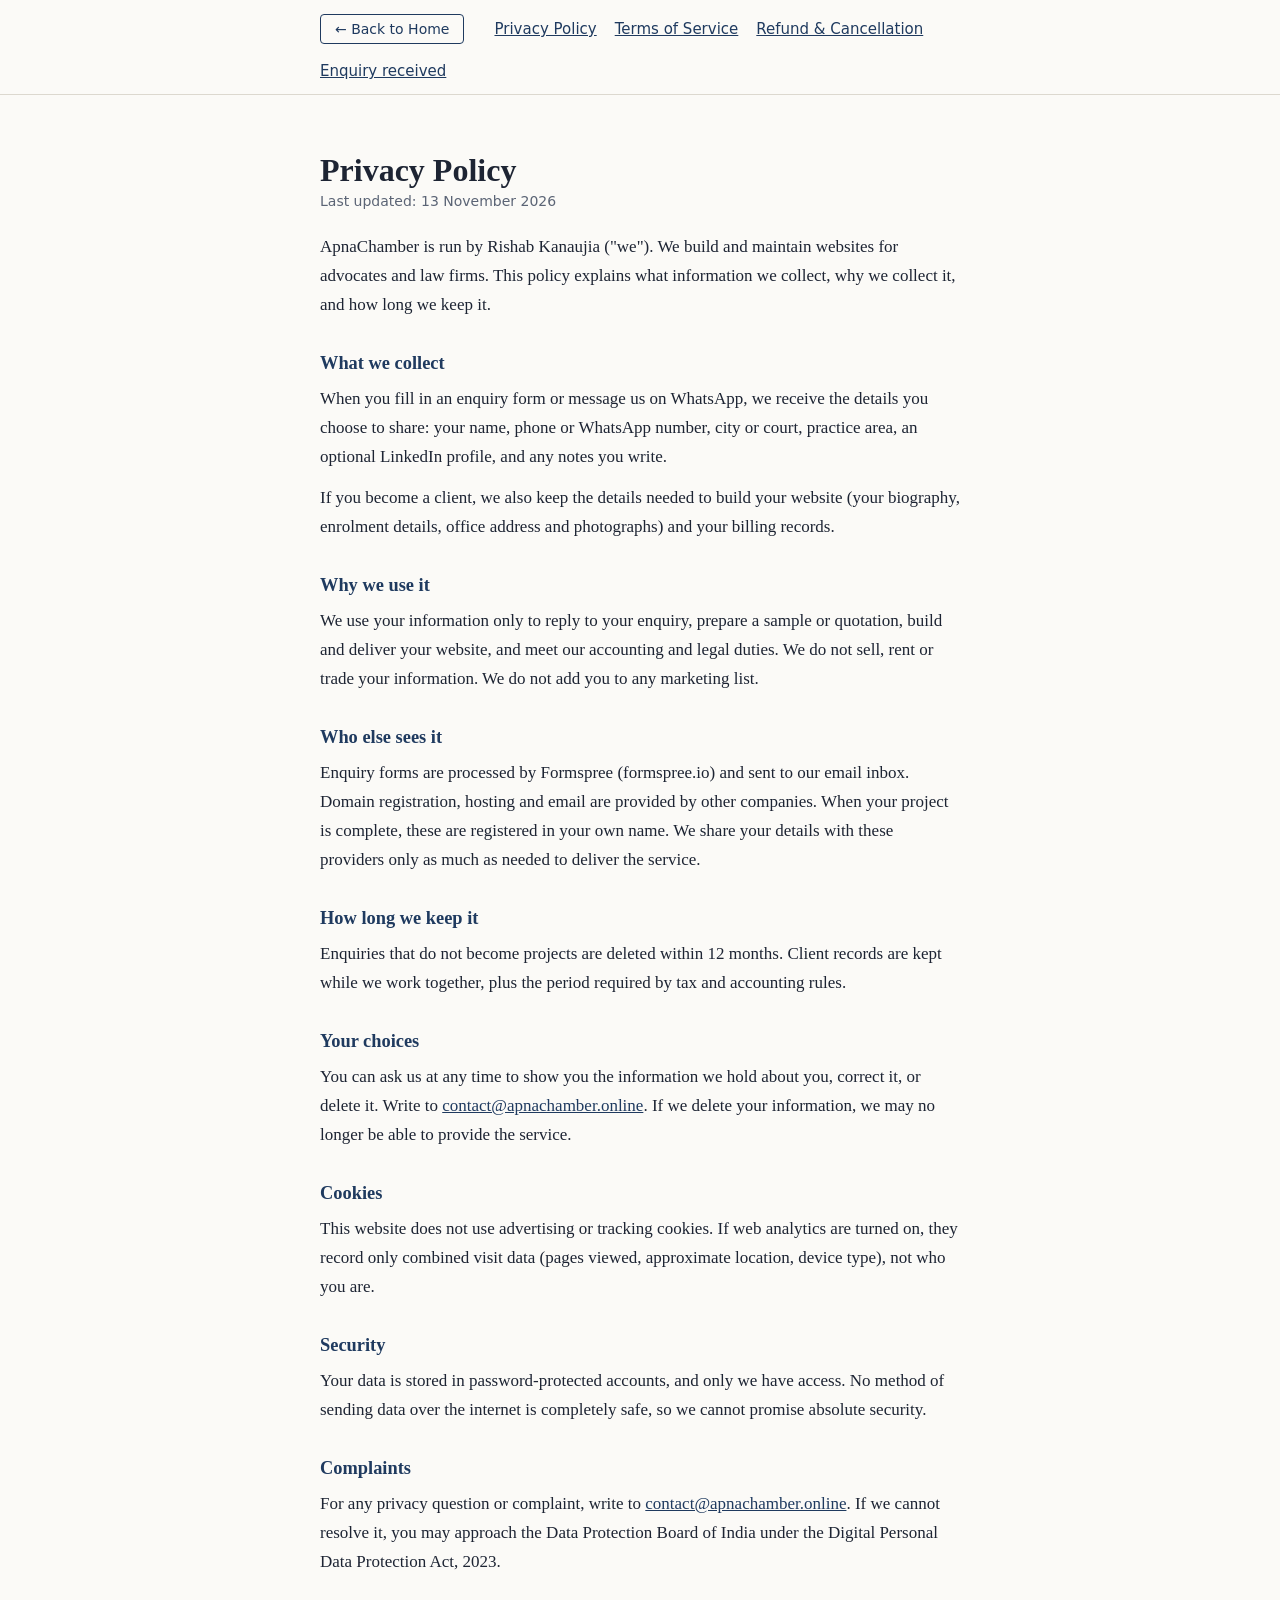
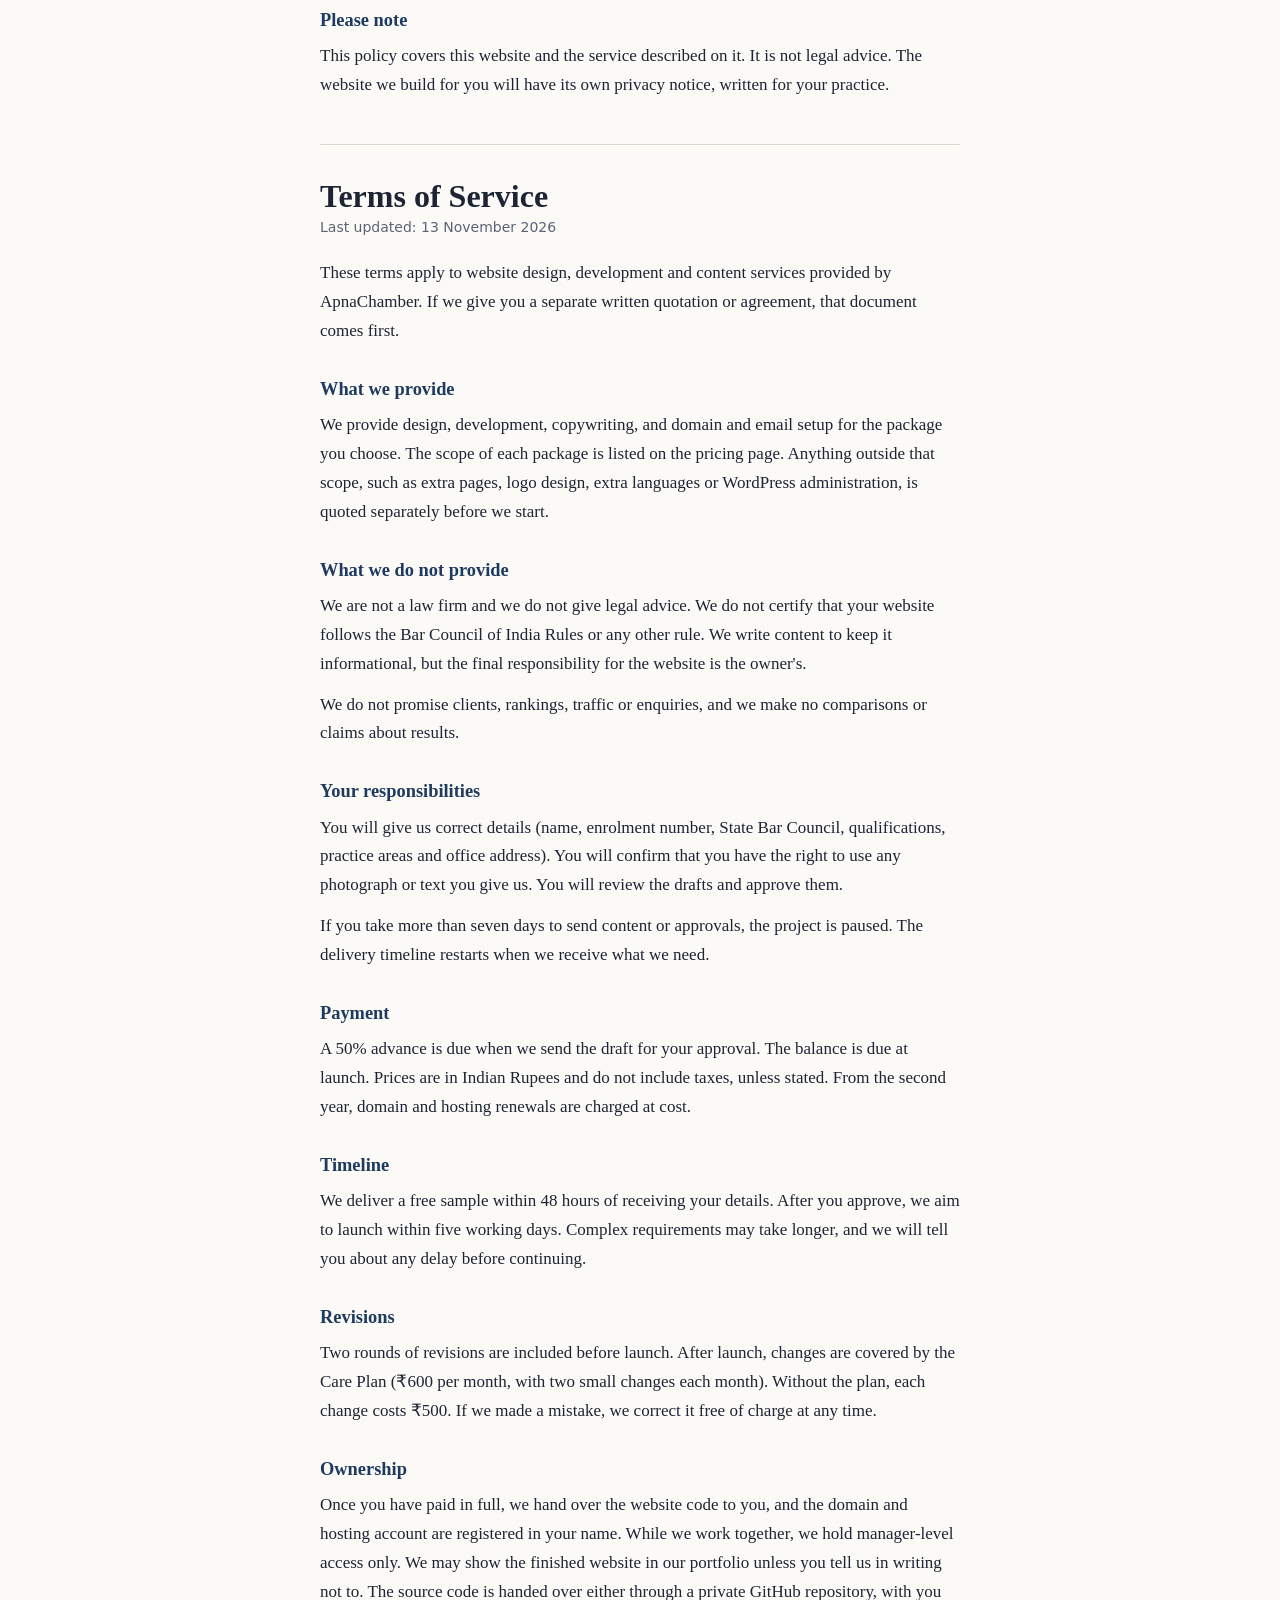
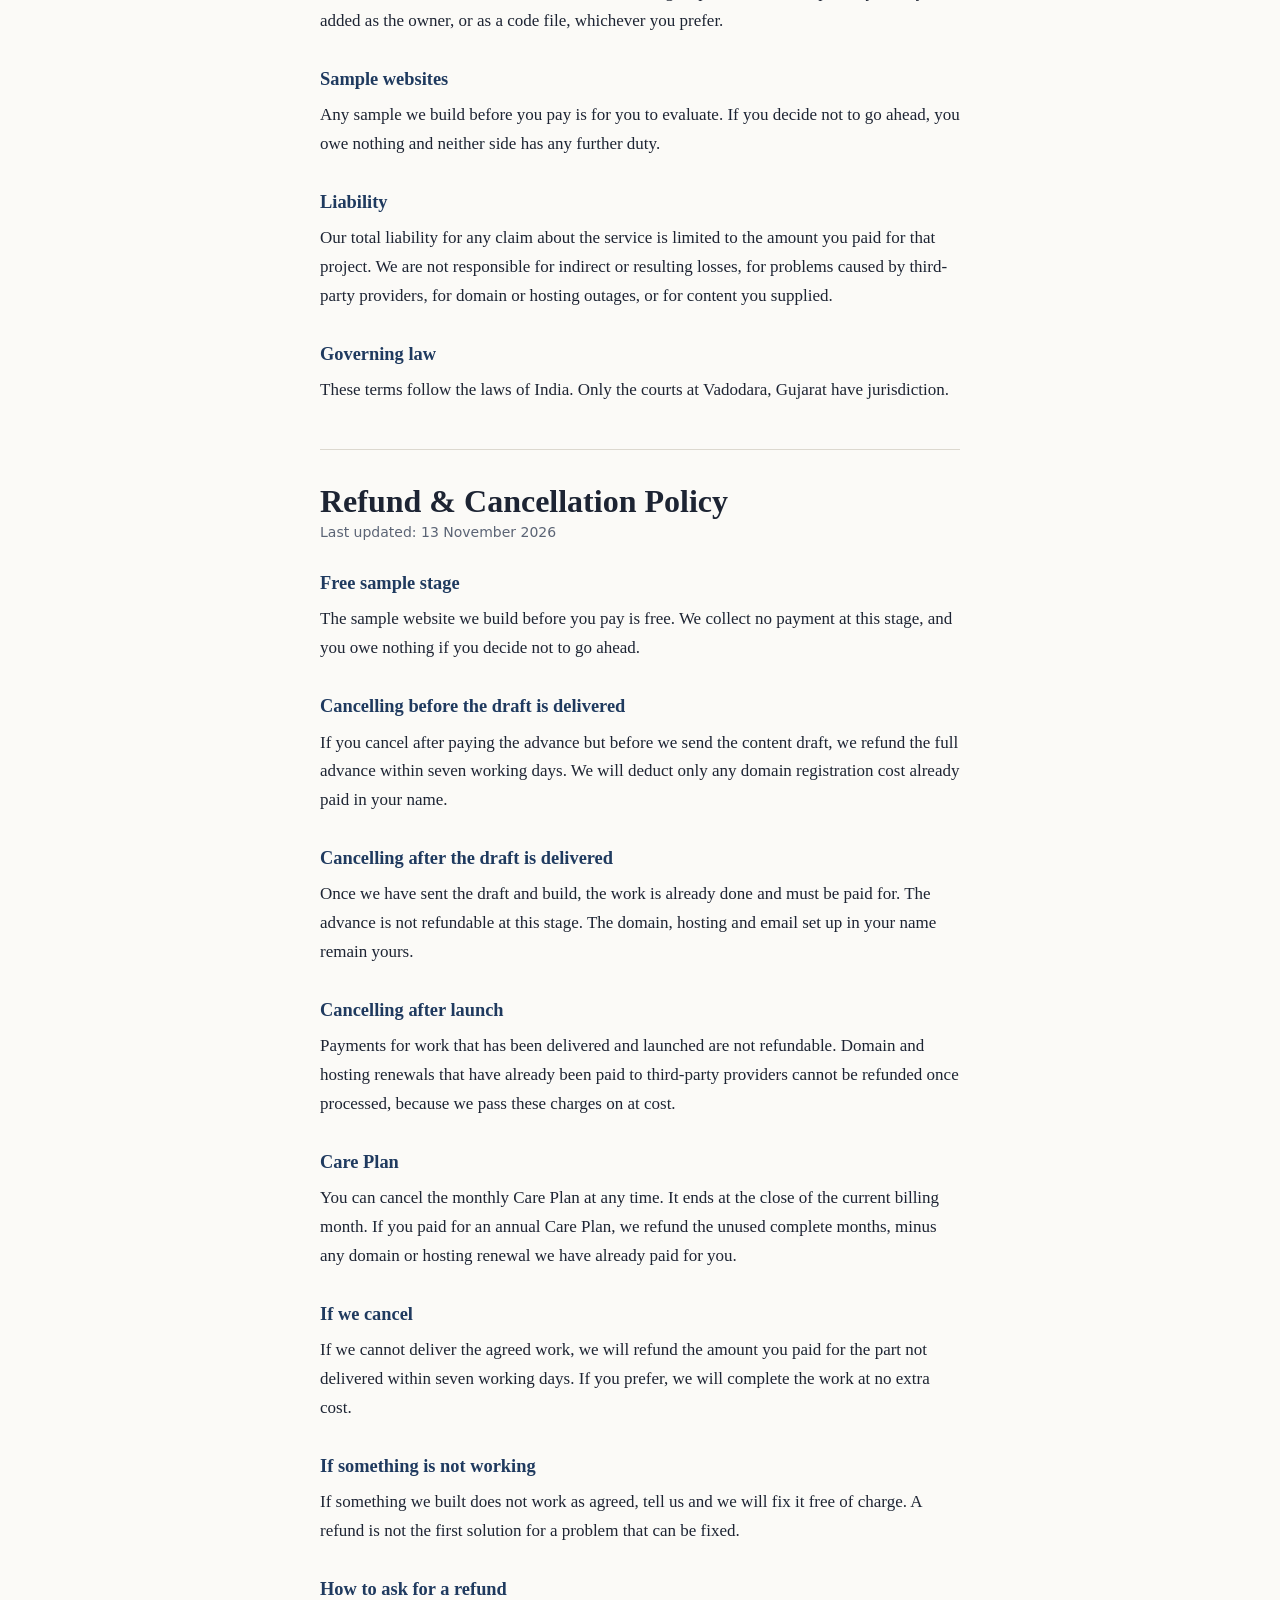
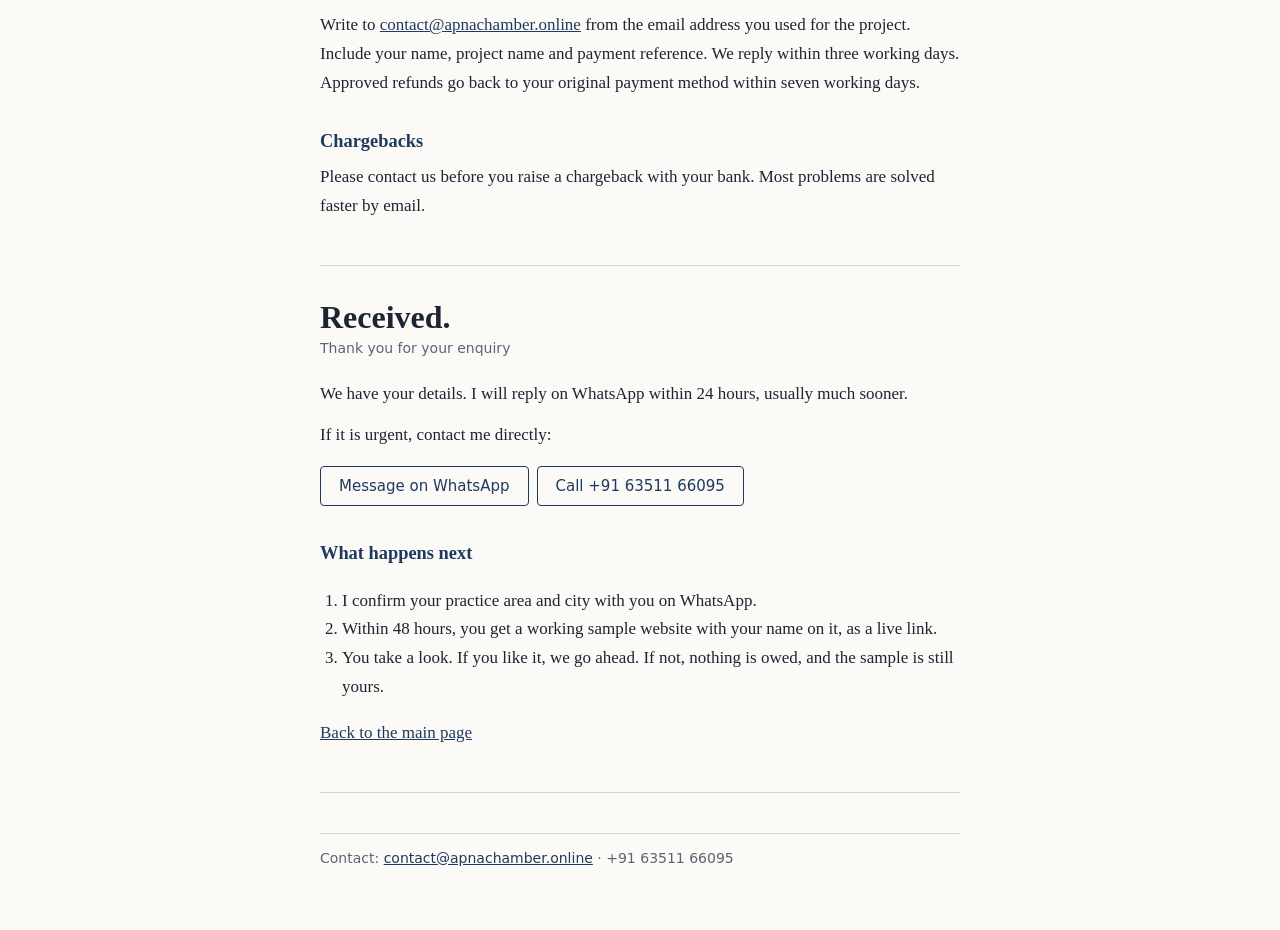
<file: privacypolicy.html>
<!DOCTYPE html>
<html lang="en">

<head>
    <meta charset="utf-8">
    <meta name="viewport" content="width=device-width,initial-scale=1">
    <title>Policies | ApnaChamber</title>
    <meta name="description"
        content="Privacy Policy, Terms of Service and Refund &amp; Cancellation Policy of ApnaChamber.">
    <style>
        :root {
            --bg: #fbfaf7;
            --text: #1d2433;
            --muted: #5b6475;
            --accent: #1f3a5f;
            --line: #dcd8cf
        }

        @media (prefers-color-scheme:dark) {
            :root {
                --bg: #14181f;
                --text: #e8e6e1;
                --muted: #a1a8b5;
                --accent: #8fb3e0;
                --line: #2c3340
            }
        }

        * {
            box-sizing: border-box
        }

        body {
            margin: 0;
            background: var(--bg);
            color: var(--text);
            font: 17px/1.7 Georgia, "Times New Roman", serif
        }

        main {
            max-width: 680px;
            margin: 0 auto;
            padding: 24px 20px 64px
        }

        section {
            padding: 32px 0;
            border-bottom: 1px solid var(--line);
            scroll-margin-top: 60px
        }

        html {
            scroll-behavior: smooth
        }

        header {
            position: sticky;
            top: 0;
            background: var(--bg);
            border-bottom: 1px solid var(--line);
            z-index: 10
        }

        nav {
            max-width: 680px;
            margin: 0 auto;
            padding: 14px 20px;
            font: 15px system-ui, sans-serif;
            display: flex;
            align-items: center;
            gap: 18px;
            flex-wrap: wrap
        }

        nav .btn {
            margin: 0 12px 0 0;
            padding: 6px 14px;
            font-size: 14px
        }

        a {
            color: var(--accent)
        }

        h2 {
            font-size: 2rem;
            line-height: 1.2;
            margin: 0 0 4px
        }

        h3 {
            font-size: 1.15rem;
            margin: 28px 0 6px;
            color: var(--accent)
        }

        .date {
            color: var(--muted);
            font: 14px system-ui, sans-serif;
            margin-bottom: 24px
        }

        p {
            margin: 0 0 12px
        }

        .btn {
            display: inline-block;
            padding: 10px 18px;
            border: 1px solid var(--accent);
            border-radius: 4px;
            text-decoration: none;
            font: 15px system-ui, sans-serif;
            margin: 4px 8px 4px 0
        }

        ol {
            padding-left: 22px
        }

        footer {
            border-top: 1px solid var(--line);
            margin-top: 40px;
            padding-top: 16px;
            color: var(--muted);
            font: 14px system-ui, sans-serif
        }
    </style>
</head>

<body id="top">
    <header>
        <nav><a class="btn" href="/">&larr; Back to Home</a><a href="#privacy">Privacy Policy</a><a href="#terms">Terms
                of Service</a><a href="#refund">Refund &amp; Cancellation</a><a href="#thank-you">Enquiry received</a>
        </nav>
    </header>
    <main>
        <section id="privacy">
            <h2>Privacy Policy</h2>
            <div class="date">Last updated: 13 November 2026</div>
            <p>ApnaChamber is run by Rishab Kanaujia ("we"). We build and maintain websites for advocates and law firms.
                This policy explains what information we collect, why we collect it, and how long we keep it.</p>
            <h3>What we collect</h3>
            <p>When you fill in an enquiry form or message us on WhatsApp, we receive the details you choose to share:
                your name, phone or WhatsApp number, city or court, practice area, an optional LinkedIn profile, and any
                notes you write.</p>
            <p>If you become a client, we also keep the details needed to build your website (your biography, enrolment
                details, office address and photographs) and your billing records.</p>
            <h3>Why we use it</h3>
            <p>We use your information only to reply to your enquiry, prepare a sample or quotation, build and deliver
                your website, and meet our accounting and legal duties. We do not sell, rent or trade your information.
                We do not add you to any marketing list.</p>
            <h3>Who else sees it</h3>
            <p>Enquiry forms are processed by Formspree (formspree.io) and sent to our email inbox. Domain registration,
                hosting and email are provided by other companies. When your project is complete, these are registered
                in your own name. We share your details with these providers only as much as needed to deliver the
                service.</p>
            <h3>How long we keep it</h3>
            <p>Enquiries that do not become projects are deleted within 12 months. Client records are kept while we work
                together, plus the period required by tax and accounting rules.</p>
            <h3>Your choices</h3>
            <p>You can ask us at any time to show you the information we hold about you, correct it, or delete it. Write
                to <a href="mailto:contact@apnachamber.online">contact@apnachamber.online</a>. If we delete your
                information, we may no longer be able to provide the service.</p>
            <h3>Cookies</h3>
            <p>This website does not use advertising or tracking cookies. If web analytics are turned on, they record
                only combined visit data (pages viewed, approximate location, device type), not who you are.</p>
            <h3>Security</h3>
            <p>Your data is stored in password-protected accounts, and only we have access. No method of sending data
                over the internet is completely safe, so we cannot promise absolute security.</p>
            <h3>Complaints</h3>
            <p>For any privacy question or complaint, write to <a
                    href="mailto:contact@apnachamber.online">contact@apnachamber.online</a>. If we cannot resolve it,
                you may approach the Data Protection Board of India under the Digital Personal Data Protection Act,
                2023.</p>
            <h3>Please note</h3>
            <p>This policy covers this website and the service described on it. It is not legal advice. The website we
                build for you will have its own privacy notice, written for your practice.</p>
        </section>
        <section id="terms">
            <h2>Terms of Service</h2>
            <div class="date">Last updated: 13 November 2026</div>
            <p>These terms apply to website design, development and content services provided by ApnaChamber. If we give
                you a separate written quotation or agreement, that document comes first.</p>
            <h3>What we provide</h3>
            <p>We provide design, development, copywriting, and domain and email setup for the package you choose. The
                scope of each package is listed on the pricing page. Anything outside that scope, such as extra pages,
                logo design, extra languages or WordPress administration, is quoted separately before we start.</p>
            <h3>What we do not provide</h3>
            <p>We are not a law firm and we do not give legal advice. We do not certify that your website follows the
                Bar Council of India Rules or any other rule. We write content to keep it informational, but the final
                responsibility for the website is the owner's.</p>
            <p>We do not promise clients, rankings, traffic or enquiries, and we make no comparisons or claims about
                results.</p>
            <h3>Your responsibilities</h3>
            <p>You will give us correct details (name, enrolment number, State Bar Council, qualifications, practice
                areas and office address). You will confirm that you have the right to use any photograph or text you
                give us. You will review the drafts and approve them.</p>
            <p>If you take more than seven days to send content or approvals, the project is paused. The delivery
                timeline restarts when we receive what we need.</p>
            <h3>Payment</h3>
            <p>A 50% advance is due when we send the draft for your approval. The balance is due at launch. Prices are
                in Indian Rupees and do not include taxes, unless stated. From the second year, domain and hosting
                renewals are charged at cost.</p>
            <h3>Timeline</h3>
            <p>We deliver a free sample within 48 hours of receiving your details. After you approve, we aim to launch
                within five working days. Complex requirements may take longer, and we will tell you about any delay
                before continuing.</p>
            <h3>Revisions</h3>
            <p>Two rounds of revisions are included before launch. After launch, changes are covered by the Care Plan
                (₹600 per month, with two small changes each month). Without the plan, each change costs ₹500. If we
                made a mistake, we correct it free of charge at any time.</p>
            <h3>Ownership</h3>
            <p>Once you have paid in full, we hand over the website code to you, and the domain and hosting account are
                registered in your name. While we work together, we hold manager-level access only. We may show the
                finished website in our portfolio unless you tell us in writing not to. The source code is handed over
                either through a private GitHub repository, with you added as the owner, or as a code file, whichever
                you prefer.</p>
            <h3>Sample websites</h3>
            <p>Any sample we build before you pay is for you to evaluate. If you decide not to go ahead, you owe nothing
                and neither side has any further duty.</p>
            <h3>Liability</h3>
            <p>Our total liability for any claim about the service is limited to the amount you paid for that project.
                We are not responsible for indirect or resulting losses, for problems caused by third-party providers,
                for domain or hosting outages, or for content you supplied.</p>
            <h3>Governing law</h3>
            <p>These terms follow the laws of India. Only the courts at Vadodara, Gujarat have jurisdiction.</p>
        </section>
        <section id="refund">
            <h2>Refund &amp; Cancellation Policy</h2>
            <div class="date">Last updated: 13 November 2026</div>
            <h3>Free sample stage</h3>
            <p>The sample website we build before you pay is free. We collect no payment at this stage, and you owe
                nothing if you decide not to go ahead.</p>
            <h3>Cancelling before the draft is delivered</h3>
            <p>If you cancel after paying the advance but before we send the content draft, we refund the full advance
                within seven working days. We will deduct only any domain registration cost already paid in your name.
            </p>
            <h3>Cancelling after the draft is delivered</h3>
            <p>Once we have sent the draft and build, the work is already done and must be paid for. The advance is not
                refundable at this stage. The domain, hosting and email set up in your name remain yours.</p>
            <h3>Cancelling after launch</h3>
            <p>Payments for work that has been delivered and launched are not refundable. Domain and hosting renewals
                that have already been paid to third-party providers cannot be refunded once processed, because we pass
                these charges on at cost.</p>
            <h3>Care Plan</h3>
            <p>You can cancel the monthly Care Plan at any time. It ends at the close of the current billing month. If
                you paid for an annual Care Plan, we refund the unused complete months, minus any domain or hosting
                renewal we have already paid for you.</p>
            <h3>If we cancel</h3>
            <p>If we cannot deliver the agreed work, we will refund the amount you paid for the part not delivered
                within seven working days. If you prefer, we will complete the work at no extra cost.</p>
            <h3>If something is not working</h3>
            <p>If something we built does not work as agreed, tell us and we will fix it free of charge. A refund is not
                the first solution for a problem that can be fixed.</p>
            <h3>How to ask for a refund</h3>
            <p>Write to <a href="mailto:contact@apnachamber.online">contact@apnachamber.online</a> from the email
                address you used for the project. Include your name, project name and payment reference. We reply within
                three working days. Approved refunds go back to your original payment method within seven working days.
            </p>
            <h3>Chargebacks</h3>
            <p>Please contact us before you raise a chargeback with your bank. Most problems are solved faster by email.
            </p>
        </section>
        <section id="thank-you">
            <h2>Received.</h2>
            <div class="date">Thank you for your enquiry</div>
            <p>We have your details. I will reply on WhatsApp within 24 hours, usually much sooner.</p>
            <p>If it is urgent, contact me directly:</p>
            <p><a class="btn" href="https://wa.me/916351166095">Message on WhatsApp</a><a class="btn"
                    href="tel:+916351166095">Call +91 63511 66095</a></p>
            <h3>What happens next</h3>
            <ol>
                <li>I confirm your practice area and city with you on WhatsApp.</li>
                <li>Within 48 hours, you get a working sample website with your name on it, as a live link.</li>
                <li>You take a look. If you like it, we go ahead. If not, nothing is owed, and the sample is still
                    yours.</li>
            </ol>
            <p><a href="/">Back to the main page</a></p>
        </section>
        <footer>Contact: <a href="mailto:contact@apnachamber.online">contact@apnachamber.online</a> &middot; +91 63511
            66095</footer>
    </main>
</body>

</html>
</file>
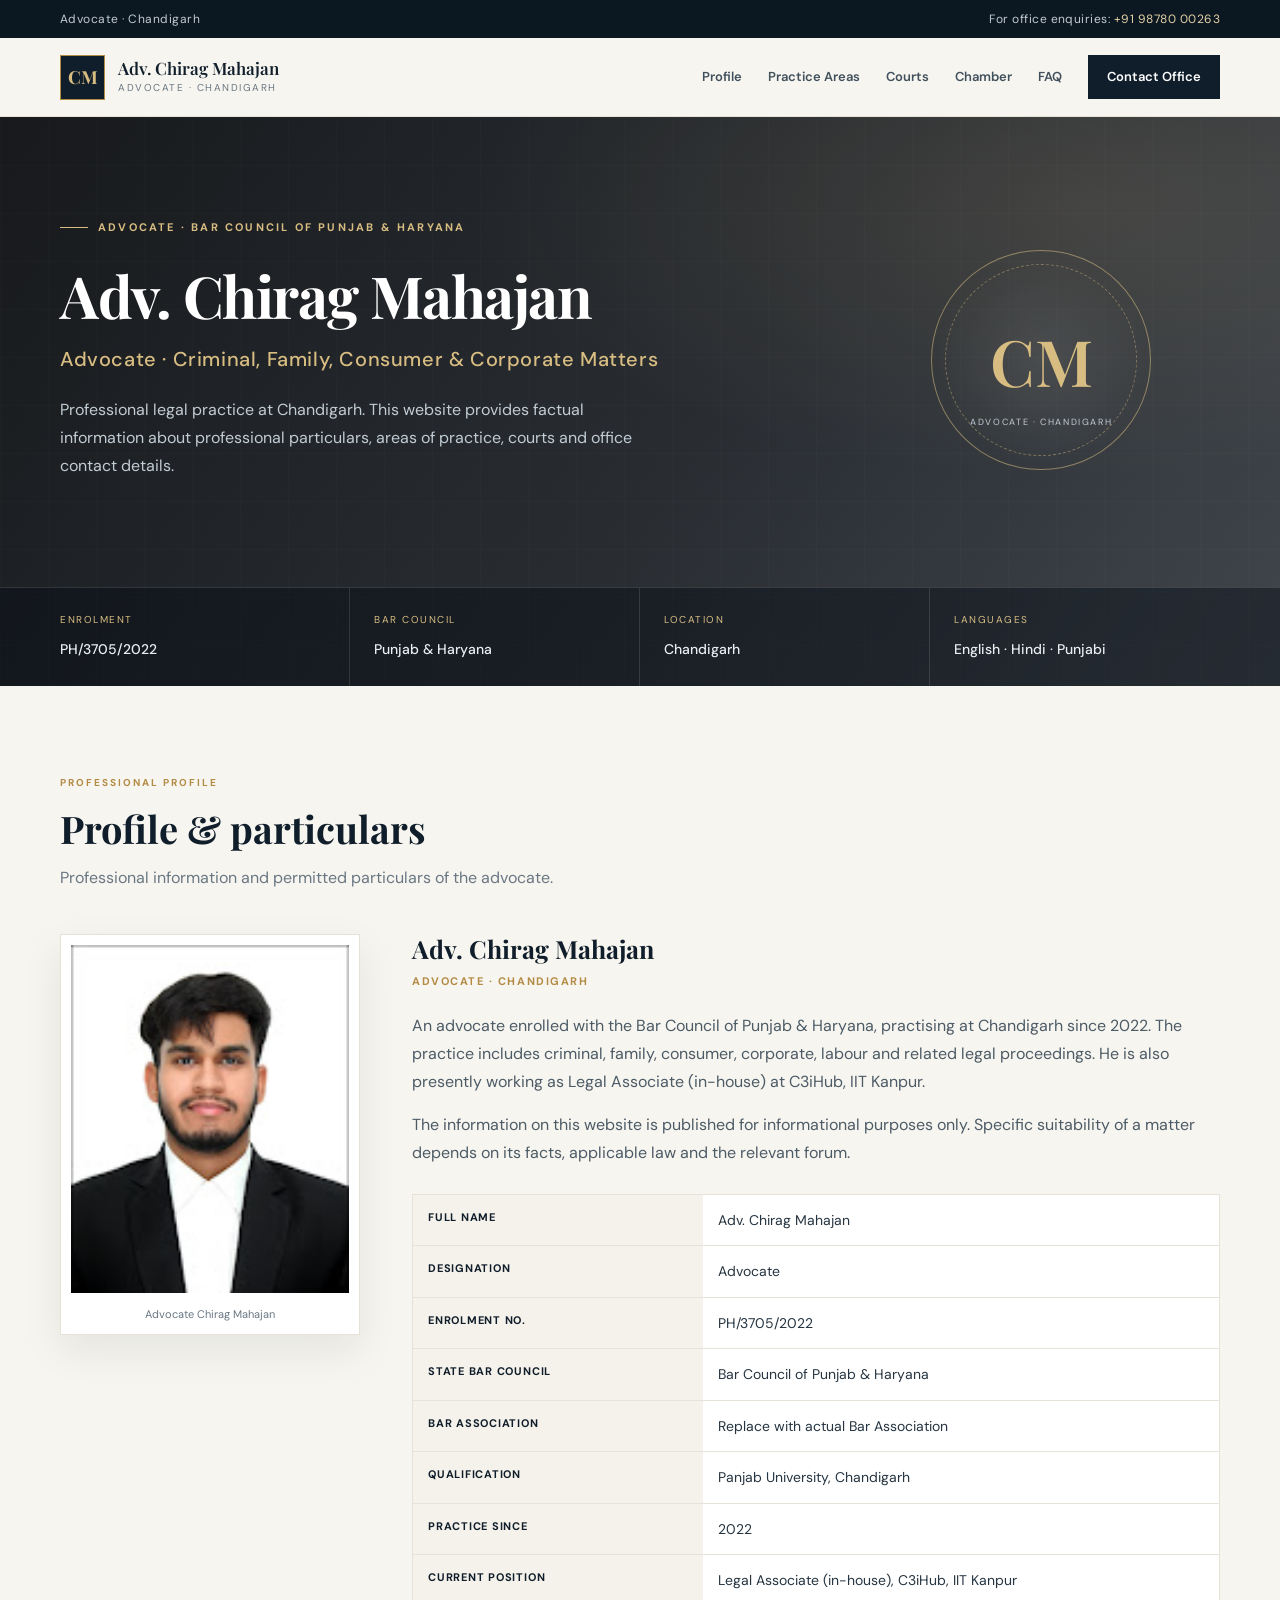
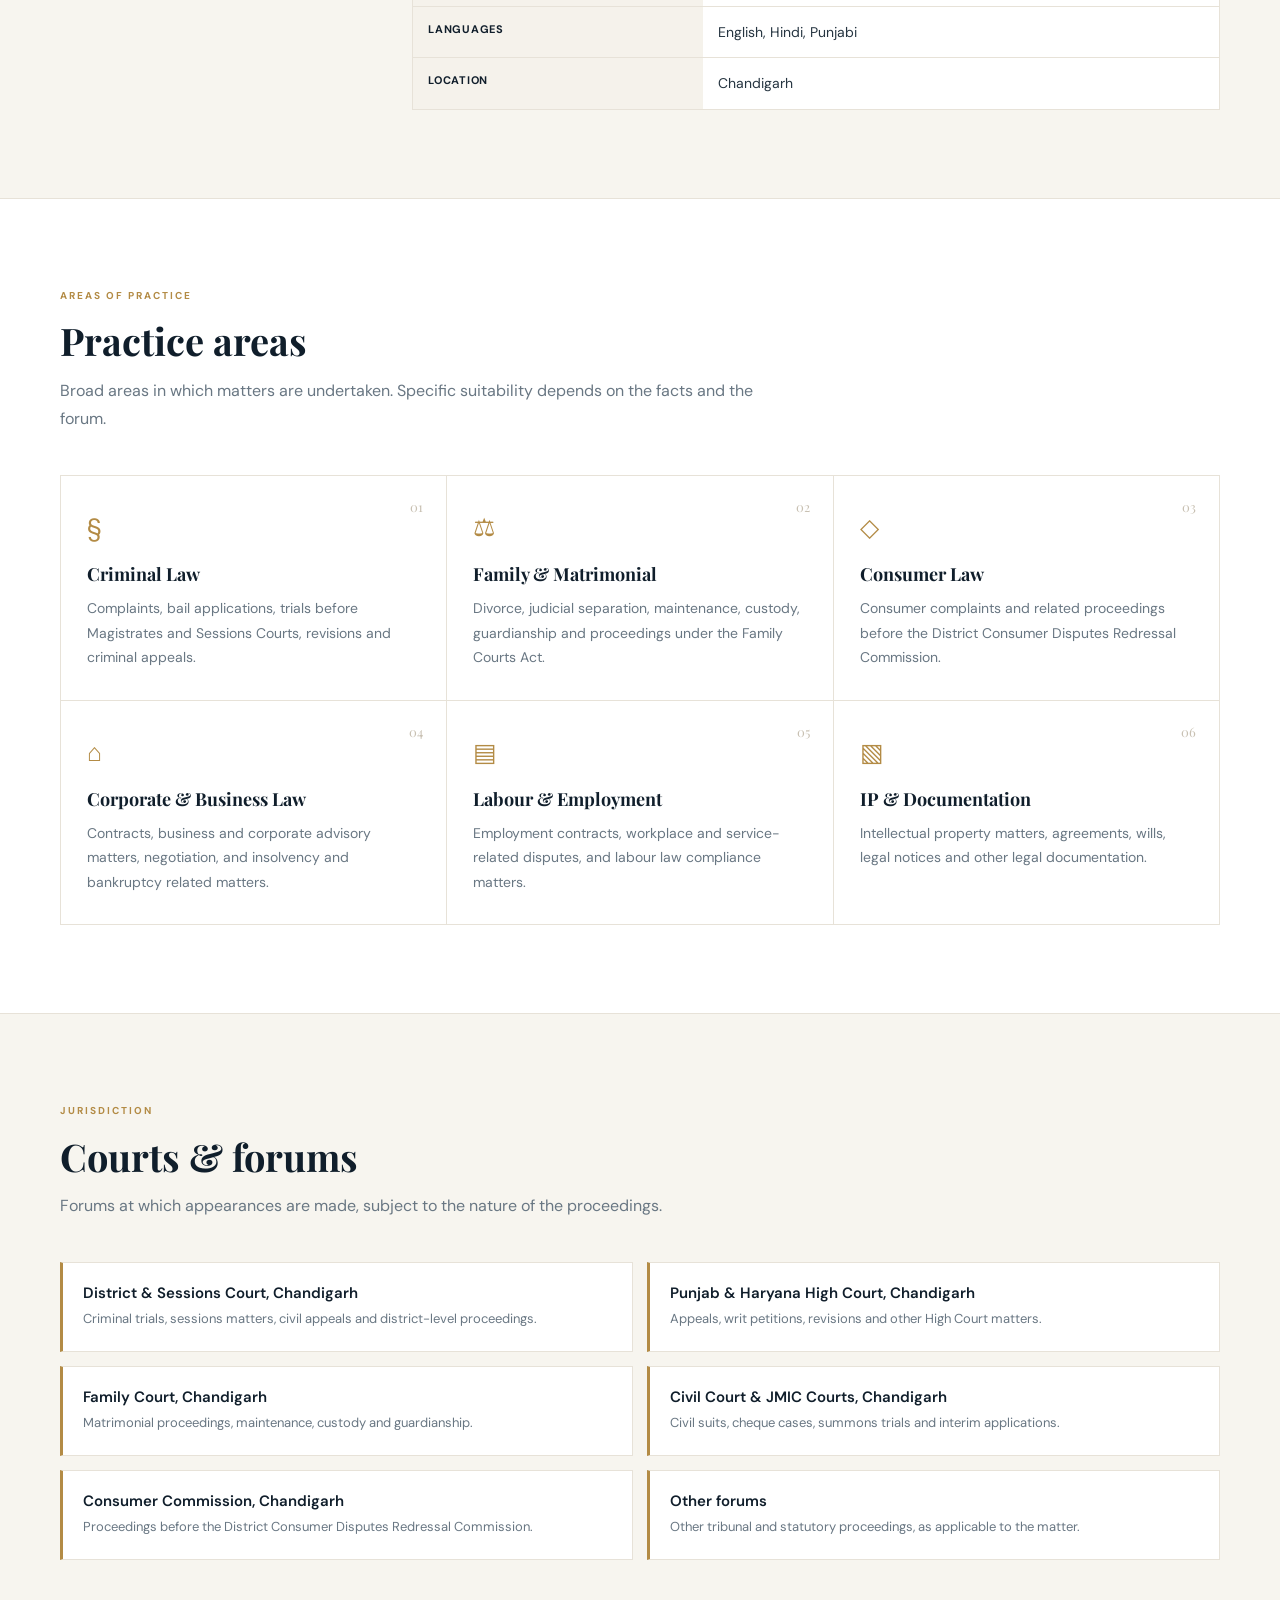
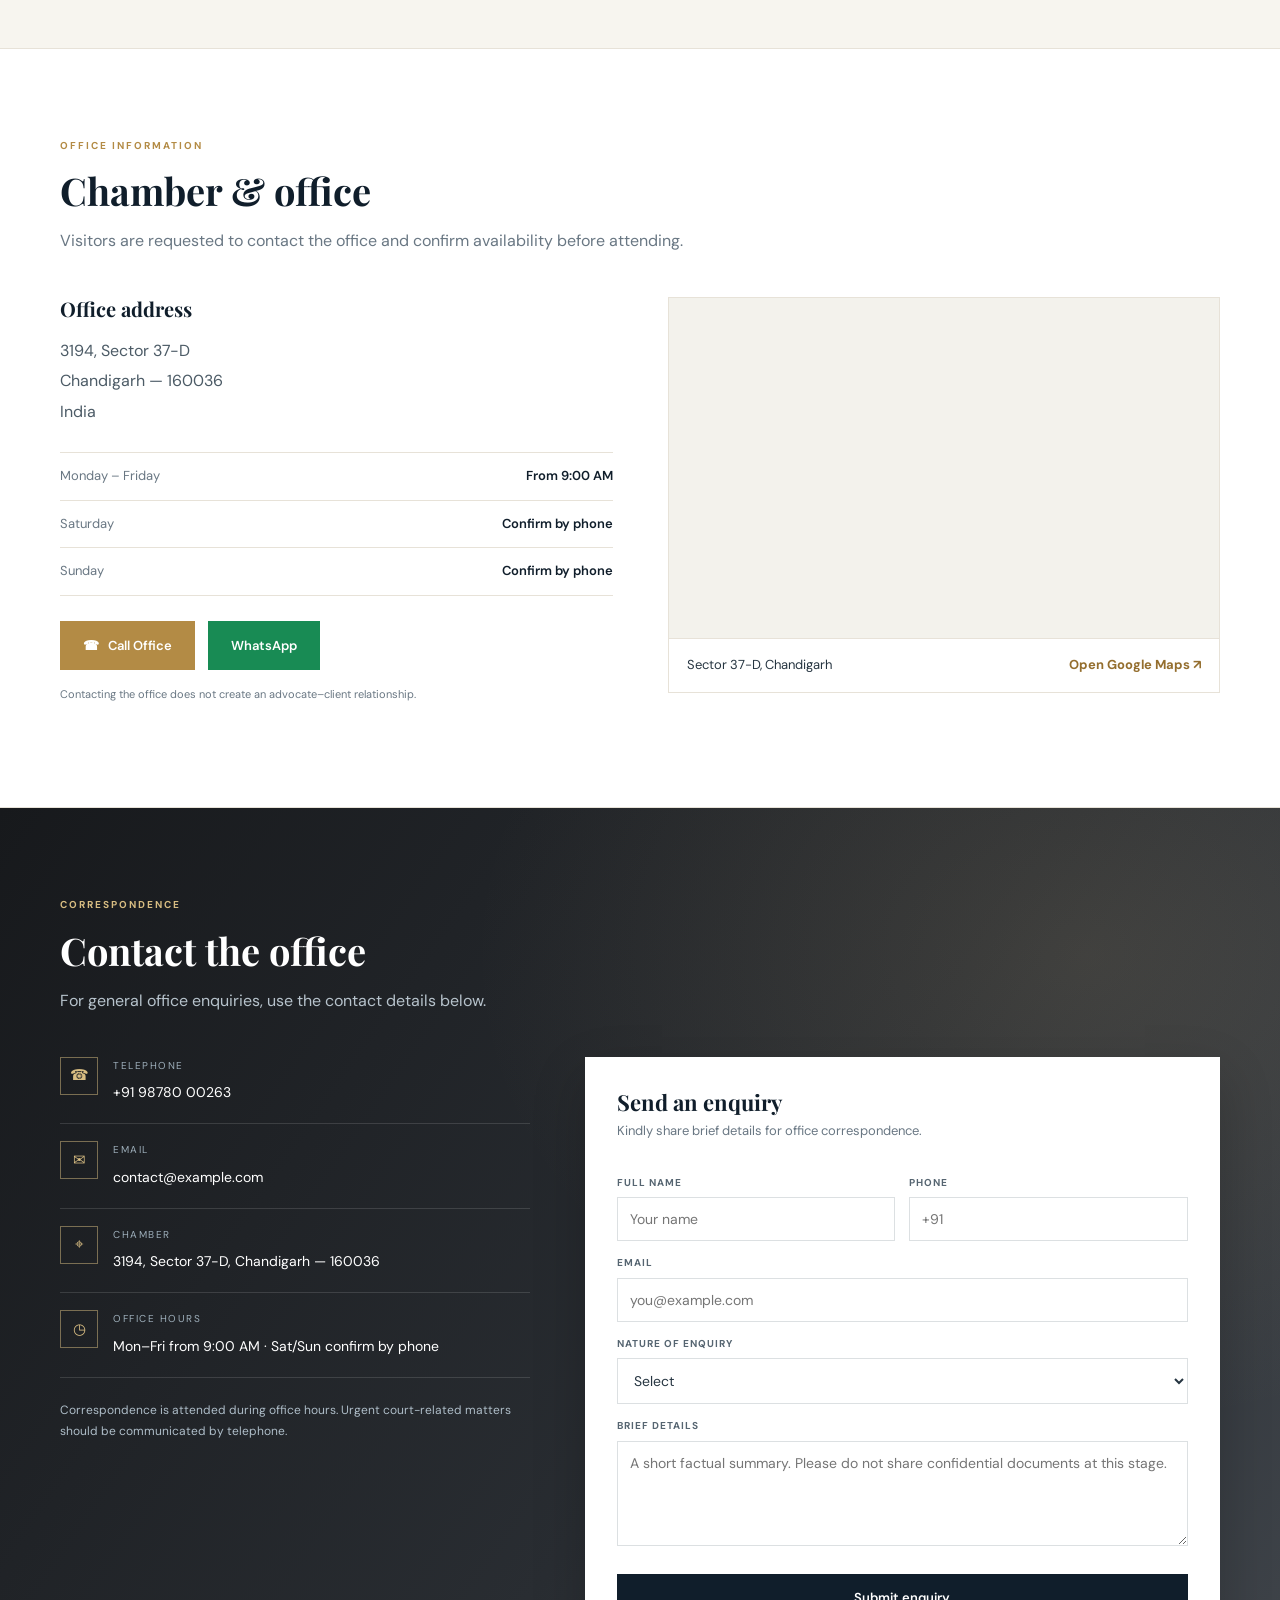
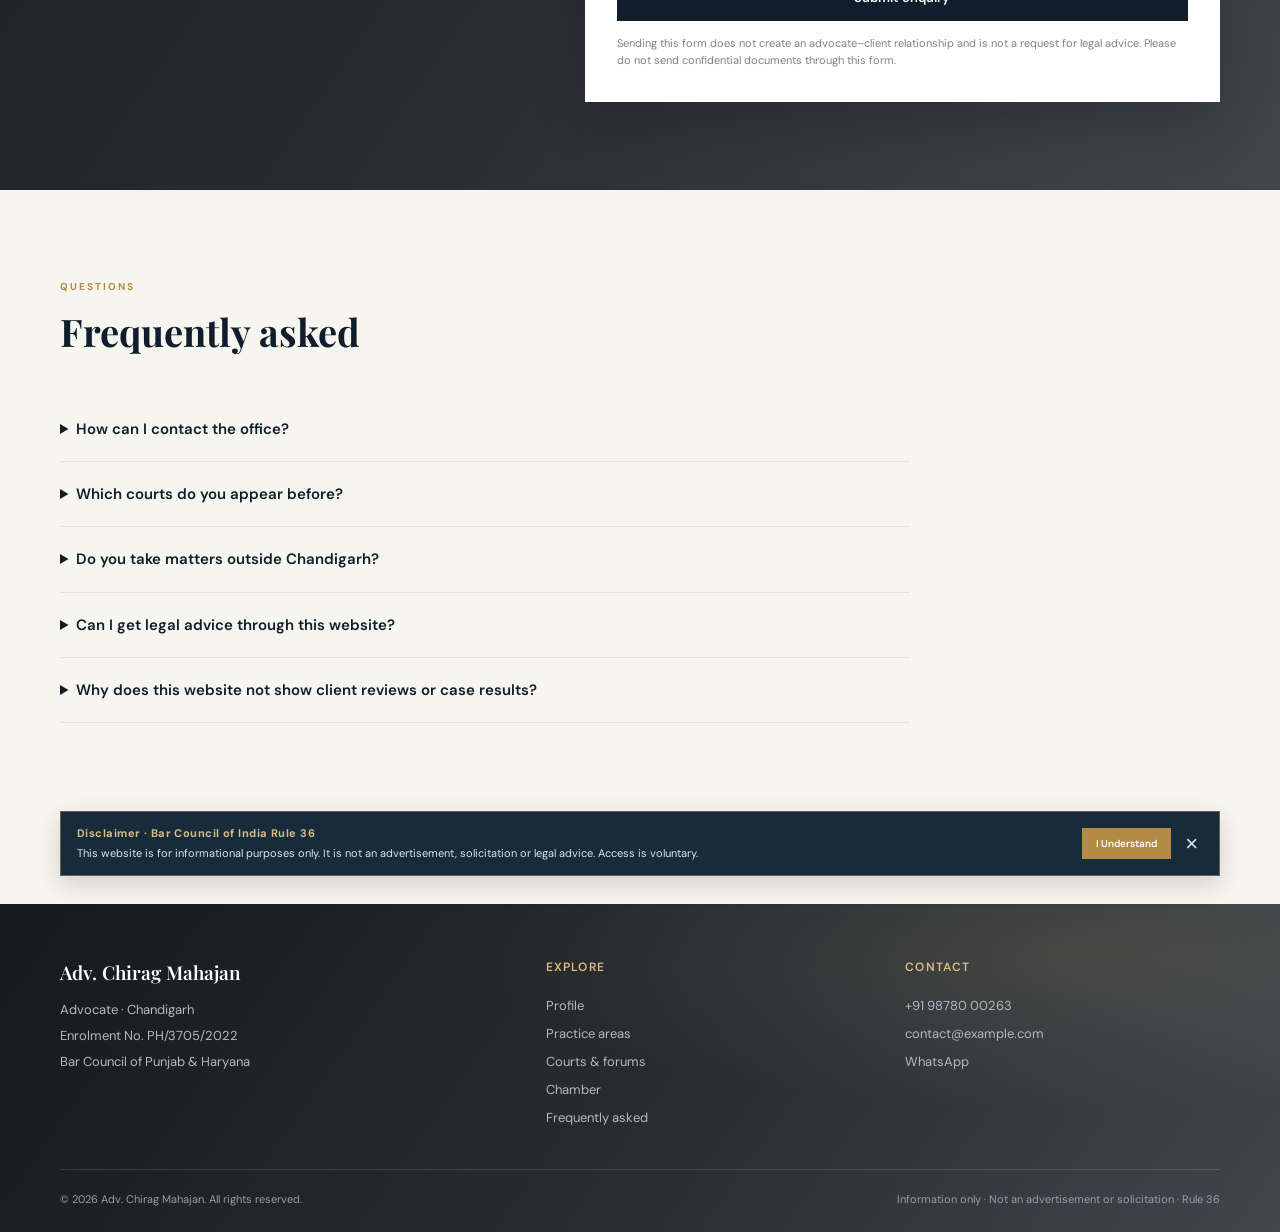
<file: template/tier2/cm.html>
<!doctype html>
<html lang="en">
  <head>
    <meta charset="UTF-8" />
    <meta
      name="viewport"
      content="width=device-width, initial-scale=1.0, viewport-fit=cover"
    />
    <meta name="theme-color" content="#101e2b" />

    <title>Adv. Chirag Mahajan | Advocate, Chandigarh</title>
    <meta
      name="description"
      content="Official informational profile of Adv. Chirag Mahajan, Advocate, Chandigarh. Practice areas, courts, chamber and contact details."
    />

    <link rel="preconnect" href="https://fonts.googleapis.com" />
    <link rel="preconnect" href="https://fonts.gstatic.com" crossorigin />
    <link
      href="https://fonts.googleapis.com/css2?family=DM+Sans:wght@400;500;600;700&family=Playfair+Display:wght@500;600;700&display=swap"
      rel="stylesheet"
    />

    <style>
      :root {
        --navy: #101e2b;
        --navy-2: #192d40;
        --navy-3: #243d52;
        --gold: #b38b45;
        --gold-light: #d8bd82;
        --cream: #f7f5ef;
        --white: #fff;
        --text: #263541;
        --muted: #697783;
        --line: #e7e2d8;
        --green: #188b54;
        --serif: "Playfair Display", Georgia, serif;
        --sans: "DM Sans", Arial, sans-serif;
        --max: 1160px;
      }

      * {
        box-sizing: border-box;
      }

      html {
        scroll-behavior: smooth;
        scroll-padding-top: 90px;
        overflow-x: clip;
      }

      body {
        margin: 0;
        background: var(--cream);
        color: var(--text);
        font: 16px/1.75 var(--sans);
        -webkit-font-smoothing: antialiased;
        -webkit-text-size-adjust: 100%;
        overflow-x: clip;
      }

      a {
        color: inherit;
      }
      img {
        max-width: 100%;
        display: block;
      }

      h1,
      h2,
      h3,
      h4 {
        font-family: var(--serif);
        color: var(--navy);
        line-height: 1.2;
        margin: 0;
        overflow-wrap: break-word;
      }

      p {
        margin: 0 0 15px;
      }

      a:focus-visible,
      button:focus-visible,
      summary:focus-visible {
        outline: 2px solid var(--gold);
        outline-offset: 3px;
      }

      .wrap {
        width: min(var(--max), calc(100% - clamp(32px, 6vw, 64px)));
        margin: auto;
      }

      .skip-link {
        position: absolute;
        left: -9999px;
        top: 10px;
        z-index: 9999;
        background: white;
        padding: 12px;
      }
      .skip-link:focus {
        left: 10px;
      }

      /* Top information strip */
      .topbar {
        background: #0b1721;
        color: #c2cbd2;
        font-size: 12px;
        letter-spacing: 0.04em;
      }
      .topbar .wrap {
        min-height: 38px;
        display: flex;
        justify-content: space-between;
        align-items: center;
        gap: 4px 12px;
        flex-wrap: wrap;
      }
      .topbar a {
        color: #e5d2a8;
        text-decoration: none;
      }

      /* Navigation */
      .site-nav {
        position: sticky;
        top: 0;
        z-index: 100;
        background: rgba(247, 245, 239, 0.96);
        backdrop-filter: blur(14px);
        border-bottom: 1px solid var(--line);
      }
      .nav-inner {
        min-height: 78px;
        display: flex;
        justify-content: space-between;
        align-items: center;
        gap: 24px;
      }
      .brand {
        display: flex;
        align-items: center;
        gap: 13px;
        text-decoration: none;
        min-width: 0;
      }
      .brand-mark {
        width: 45px;
        height: 45px;
        display: grid;
        place-items: center;
        background: var(--navy);
        color: var(--gold-light);
        border: 1px solid var(--gold);
        font: 700 18px var(--serif);
        flex-shrink: 0;
      }
      .brand-name {
        min-width: 0;
      }
      .brand-name strong {
        display: block;
        font: 600 17px var(--serif);
        color: var(--navy);
        line-height: 1.3;
      }
      .brand-name small {
        display: block;
        color: var(--muted);
        font-size: 10px;
        letter-spacing: 0.15em;
        text-transform: uppercase;
      }
      .nav-links {
        display: flex;
        align-items: center;
        gap: 26px;
      }
      .nav-links a {
        text-decoration: none;
        color: #40505c;
        font-size: 13px;
        font-weight: 600;
        position: relative;
        padding: 8px 0;
      }
      .nav-links a:not(.nav-contact)::after {
        content: "";
        position: absolute;
        bottom: 2px;
        left: 0;
        width: 0;
        height: 2px;
        background: var(--gold);
        transition: width 0.25s ease;
      }
      .nav-links a:hover::after {
        width: 100%;
      }
      .nav-links .nav-contact {
        background: var(--navy);
        color: white;
        padding: 11px 19px;
        transition: background 0.2s ease;
      }
      .nav-links .nav-contact:hover {
        background: var(--gold);
      }

      .menu-toggle {
        display: none;
        border: 1px solid var(--line);
        background: transparent;
        padding: 10px;
        cursor: pointer;
      }
      .menu-toggle span {
        display: block;
        width: 21px;
        height: 2px;
        margin: 4px;
        background: var(--navy);
      }

      /* Hero */
      .hero {
        position: relative;
        overflow: hidden;
        color: white;
        background:
          radial-gradient(
            ellipse at 85% 15%,
            rgba(194, 168, 120, 0.14),
            transparent 40%
          ),
          linear-gradient(125deg, #17191c 0%, #292d32 55%, #41464c 100%);
        padding: 92px 0 0;
      }
      .hero::before {
        content: "";
        position: absolute;
        inset: 0;
        opacity: 0.12;
        background-image:
          linear-gradient(rgba(255, 255, 255, 0.13) 1px, transparent 1px),
          linear-gradient(90deg, rgba(255, 255, 255, 0.13) 1px, transparent 1px);
        background-size: 48px 48px;
        pointer-events: none;
      }
      .hero-grid {
        position: relative;
        display: grid;
        grid-template-columns: 1.35fr 0.65fr;
        align-items: center;
        gap: 60px;
      }
      .eyebrow {
        display: inline-flex;
        align-items: center;
        gap: 10px;
        color: var(--gold-light);
        font-size: 11px;
        letter-spacing: 0.2em;
        text-transform: uppercase;
        font-weight: 700;
        margin-bottom: 24px;
      }
      .eyebrow::before {
        content: "";
        width: 28px;
        height: 1px;
        background: var(--gold-light);
        flex-shrink: 0;
      }
      .hero h1 {
        color: white;
        font-size: clamp(34px, 5vw, 58px);
        margin-bottom: 12px;
        letter-spacing: -0.025em;
      }
      .hero h1 span {
        display: block;
        font: 500 clamp(16px, 2vw, 20px) var(--sans);
        color: var(--gold-light);
        margin-top: 15px;
        letter-spacing: 0.03em;
      }
      .hero-description {
        max-width: 590px;
        color: #c2ccd4;
        font-size: 16px;
        margin: 24px 0 32px;
      }
      .hero-actions {
        display: flex;
        gap: 13px;
        flex-wrap: wrap;
      }

      .btn {
        display: inline-flex;
        align-items: center;
        justify-content: center;
        gap: 10px;
        min-height: 49px;
        padding: 12px 22px;
        font: 600 13px var(--sans);
        text-decoration: none;
        border: 1px solid transparent;
        transition: all 0.25s ease;
        cursor: pointer;
      }
      .btn-primary {
        color: #fff;
        background: var(--gold);
        border-color: var(--gold);
      }
      .btn-primary:hover {
        background: #987331;
        transform: translateY(-2px);
        box-shadow: 0 8px 22px rgba(179, 139, 69, 0.2);
      }
      .btn-outline {
        color: white;
        border-color: rgba(255, 255, 255, 0.38);
        background: transparent;
      }
      .btn-outline:hover {
        border-color: var(--gold-light);
        background: rgba(255, 255, 255, 0.07);
        transform: translateY(-2px);
      }
      .btn-wa {
        background: var(--green);
        color: white;
      }

      .hero-seal {
        width: 220px;
        height: 220px;
        border: 1px solid rgba(216, 189, 130, 0.55);
        border-radius: 50%;
        display: grid;
        place-items: center;
        justify-self: center;
        position: relative;
        background: radial-gradient(
          circle,
          rgba(255, 255, 255, 0.08),
          transparent 70%
        );
      }
      .hero-seal::before {
        content: "";
        position: absolute;
        inset: 13px;
        border: 1px dashed rgba(216, 189, 130, 0.45);
        border-radius: 50%;
      }
      .hero-seal strong {
        color: var(--gold-light);
        font: 600 64px var(--serif);
      }
      .hero-seal small {
        position: absolute;
        bottom: 39px;
        color: #c2ccd4;
        letter-spacing: 0.18em;
        font-size: 9px;
        text-transform: uppercase;
      }

      /* Hero facts */
      .facts {
        position: relative;
        margin-top: 75px;
        background: rgba(5, 13, 20, 0.45);
        border-top: 1px solid rgba(255, 255, 255, 0.13);
      }
      .facts-grid {
        display: grid;
        grid-template-columns: repeat(4, 1fr);
      }
      .fact {
        padding: 23px 20px 23px 0;
        border-right: 1px solid rgba(255, 255, 255, 0.12);
        min-width: 0;
      }
      .fact:not(:first-child) {
        padding-left: 24px;
      }
      .fact:last-child {
        border: 0;
      }
      .fact small {
        display: block;
        color: var(--gold-light);
        font-size: 10px;
        letter-spacing: 0.15em;
        text-transform: uppercase;
        margin-bottom: 7px;
      }
      .fact strong {
        color: #e8edf0;
        font-size: 14px;
        font-weight: 500;
      }

      /* Common sections */
      section {
        padding: clamp(56px, 9vw, 88px) 0;
      }
      section.alt {
        background: white;
        border-top: 1px solid var(--line);
        border-bottom: 1px solid var(--line);
      }
      .section-heading {
        max-width: 700px;
        margin-bottom: 42px;
      }
      .section-label {
        display: block;
        color: var(--gold);
        font-size: 10px;
        font-weight: 700;
        letter-spacing: 0.2em;
        text-transform: uppercase;
        margin-bottom: 14px;
      }
      .section-heading h2 {
        font-size: clamp(26px, 3.5vw, 38px);
        margin-bottom: 13px;
      }
      .section-heading p {
        color: var(--muted);
      }

      /* Profile */
      .profile-grid {
        display: grid;
        grid-template-columns: 300px 1fr;
        gap: 52px;
        align-items: start;
      }
      .profile-photo {
        border: 1px solid var(--line);
        padding: 10px;
        background: white;
        box-shadow: 0 15px 38px rgba(16, 30, 43, 0.08);
      }
      .profile-photo .photo-placeholder {
        aspect-ratio: 4 / 5;
        display: grid;
        place-items: center;
        background: linear-gradient(145deg, var(--navy-2), var(--navy));
        color: var(--gold-light);
        font: 64px var(--serif);
        overflow: hidden;
      }
      .profile-photo img {
        width: 100%;
        height: 100%;
        object-fit: cover;
      }
      .profile-caption {
        text-align: center;
        font-size: 11px;
        color: var(--muted);
        padding-top: 12px;
      }
      .profile-content {
        min-width: 0;
      }
      .profile-content h3 {
        font-size: 25px;
        margin-bottom: 8px;
      }
      .profile-role {
        color: var(--gold);
        font-size: 11px;
        font-weight: 700;
        letter-spacing: 0.14em;
        text-transform: uppercase;
        margin-bottom: 20px;
      }
      .profile-content p {
        color: #4c5b66;
      }

      .details-table {
        width: 100%;
        margin-top: 27px;
        border-collapse: collapse;
        background: white;
        border: 1px solid var(--line);
        font-size: 14px;
      }
      .details-table th,
      .details-table td {
        text-align: left;
        padding: 13px 15px;
        border-bottom: 1px solid var(--line);
        vertical-align: top;
      }
      .details-table th {
        width: 36%;
        background: #f5f2eb;
        color: var(--navy);
        font-size: 11px;
        text-transform: uppercase;
        letter-spacing: 0.07em;
      }

      /* Practice */
      .practice-grid {
        display: grid;
        grid-template-columns: repeat(3, 1fr);
        border: 1px solid var(--line);
        gap: 1px;
        background: var(--line);
      }
      .practice-card {
        background: white;
        padding: 30px 26px;
        transition:
          background 0.25s ease,
          transform 0.25s ease;
        position: relative;
      }
      .practice-card:hover {
        background: #fcfaf5;
        transform: translateY(-3px);
      }
      .practice-number {
        position: absolute;
        top: 22px;
        right: 23px;
        color: #c8c0b2;
        font: 13px var(--serif);
      }
      .practice-icon {
        color: var(--gold);
        font-size: 25px;
        margin-bottom: 15px;
      }
      .practice-card h3 {
        font-size: 18px;
        margin-bottom: 10px;
      }
      .practice-card p {
        color: var(--muted);
        font-size: 14px;
        margin: 0;
      }

      /* Courts */
      .courts-grid {
        display: grid;
        grid-template-columns: repeat(2, 1fr);
        gap: 14px;
      }
      .court-card {
        background: white;
        border: 1px solid var(--line);
        border-left: 3px solid var(--gold);
        padding: 20px;
        transition:
          transform 0.2s ease,
          box-shadow 0.2s ease;
      }
      .court-card:hover {
        transform: translateY(-3px);
        box-shadow: 0 9px 24px rgba(16, 30, 43, 0.06);
      }
      .court-card h3 {
        font: 600 15px var(--sans);
        margin-bottom: 5px;
      }
      .court-card p {
        color: var(--muted);
        font-size: 13px;
        margin: 0;
      }

      /* Chamber */
      .chamber-grid {
        display: grid;
        grid-template-columns: 1fr 1fr;
        gap: 55px;
        align-items: start;
      }
      .chamber-grid > * {
        min-width: 0;
      }
      .chamber-grid h3 {
        font-size: 20px;
        margin-bottom: 15px;
      }
      .address {
        font-style: normal;
        color: #4c5b66;
        line-height: 1.9;
        margin-bottom: 25px;
      }
      .hours {
        list-style: none;
        margin: 0 0 25px;
        padding: 0;
        border-top: 1px solid var(--line);
      }
      .hours li {
        display: flex;
        justify-content: space-between;
        gap: 15px;
        padding: 12px 0;
        border-bottom: 1px solid var(--line);
        font-size: 13px;
      }
      .hours li span:first-child {
        color: var(--muted);
      }
      .hours li span:last-child {
        color: var(--navy);
        font-weight: 600;
        text-align: right;
      }
      .chamber-note {
        font-size: 11px;
        color: var(--muted);
        margin-top: 15px;
      }

      .map-card {
        border: 1px solid var(--line);
        background: white;
      }
      .map-placeholder {
        background: #f3f2ec;
        line-height: 0;
      }
      .map-placeholder iframe {
        display: block;
        width: 100%;
        height: clamp(260px, 40vw, 340px);
        border: 0;
      }
      .map-footer {
        padding: 15px 18px;
        border-top: 1px solid var(--line);
        display: flex;
        justify-content: space-between;
        gap: 10px;
        flex-wrap: wrap;
        font-size: 13px;
      }
      .map-footer a {
        color: #946e2e;
        font-weight: 700;
        text-decoration: none;
      }

      /* Contact */
     .contact-section {
    background:
        radial-gradient(
            ellipse at 85% 15%,
            rgba(194, 168, 120, 0.14),
            transparent 40%
        ),
        linear-gradient(
            125deg,
            #17191C 0%,
            #292D32 55%,
            #41464C 100%
        );
    color: #F5F1E9;
}
      .contact-section .section-heading h2 {
        color: white;
      }
      .contact-section .section-heading p {
        color: #b7c3cc;
      }
      .contact-section .section-label {
        color: var(--gold-light);
      }
      .contact-grid {
        display: grid;
        grid-template-columns: 0.85fr 1.15fr;
        gap: 55px;
        align-items: start;
      }
      .contact-grid > * {
        min-width: 0;
      }
      .contact-item {
        display: flex;
        gap: 15px;
        padding: 17px 0;
        border-bottom: 1px solid rgba(255, 255, 255, 0.13);
      }
      .contact-item:first-child {
        padding-top: 0;
      }
      .contact-item > div {
        min-width: 0;
      }
      .contact-icon {
        width: 38px;
        height: 38px;
        display: grid;
        place-items: center;
        flex-shrink: 0;
        border: 1px solid rgba(216, 189, 130, 0.5);
        color: var(--gold-light);
        font-size: 15px;
      }
      .contact-item small {
        display: block;
        color: #9eafbb;
        font-size: 10px;
        text-transform: uppercase;
        letter-spacing: 0.15em;
        margin-bottom: 4px;
      }
      .contact-item a,
      .contact-item span:not(.contact-icon) {
        color: white;
        text-decoration: none;
        font-size: 14px;
        overflow-wrap: anywhere;
      }
      .contact-item a:hover {
        color: var(--gold-light);
      }
      .contact-note {
        font-size: 12px;
        color: #aebdc8;
        margin-top: 22px;
      }

      .enquiry-form {
        padding: 32px;
        background: white;
        color: var(--text);
        box-shadow: 0 20px 50px rgba(0, 0, 0, 0.2);
      }
      .enquiry-form h3 {
        font-size: 22px;
        margin-bottom: 5px;
      }
      .form-subtitle {
        color: var(--muted);
        font-size: 13px;
        margin-bottom: 18px;
      }
      .form-row {
        display: grid;
        grid-template-columns: 1fr 1fr;
        gap: 14px;
      }
      .form-row > div {
        min-width: 0;
      }
      .enquiry-form label {
        display: block;
        color: #566571;
        font-size: 10px;
        font-weight: 700;
        letter-spacing: 0.1em;
        text-transform: uppercase;
        margin: 13px 0 6px;
      }
      .enquiry-form input,
      .enquiry-form select,
      .enquiry-form textarea {
        width: 100%;
        padding: 12px;
        border: 1px solid #dce0e2;
        background: white;
        color: var(--text);
        font: 14px var(--sans);
        border-radius: 0;
      }
      .enquiry-form input:focus,
      .enquiry-form select:focus,
      .enquiry-form textarea:focus {
        outline: 2px solid rgba(179, 139, 69, 0.3);
        border-color: var(--gold);
      }
      .enquiry-form textarea {
        min-height: 105px;
        resize: vertical;
      }
      .submit-btn {
        width: 100%;
        margin-top: 19px;
        border: 0;
        background: var(--navy);
        color: white;
        padding: 15px;
        font: 600 13px var(--sans);
        cursor: pointer;
        transition: background 0.2s ease;
      }
      .submit-btn:hover {
        background: var(--gold);
      }
      .form-note {
        color: #77838c;
        font-size: 11px;
        margin: 14px 0 0;
        line-height: 1.6;
      }

      /* FAQ */
      .faq-list {
        max-width: 850px;
      }
      .faq-item {
        border-bottom: 1px solid var(--line);
        padding: 19px 0;
      }
      .faq-item summary {
        cursor: pointer;
        color: var(--navy);
        font-weight: 600;
        font-size: 15px;
      }
      .faq-item p {
        margin: 13px 0 0;
        color: var(--muted);
        font-size: 14px;
      }

      /* Footer */
      footer {
            background:
        radial-gradient(
            ellipse at 85% 15%,
            rgba(194, 168, 120, 0.14),
            transparent 40%
        ),
        linear-gradient(
            125deg,
            #17191C 0%,
            #292D32 55%,
            #41464C 100%
        );
    color: #F5F1E9;

        padding: 55px 0 22px;
      }
      .footer-grid {
        display: grid;
        grid-template-columns: 1.4fr 1fr 1fr;
        gap: 45px;
        padding-bottom: 38px;
      }
      .footer-brand {
        color: white;
        font: 600 19px var(--serif);
        margin-bottom: 12px;
      }
      footer h4 {
        color: var(--gold-light);
        font: 600 12px var(--sans);
        letter-spacing: 0.1em;
        text-transform: uppercase;
        margin-bottom: 16px;
      }
      footer p,
      footer a {
        color: #aebbc4;
        font-size: 13px;
        text-decoration: none;
        line-height: 2;
        overflow-wrap: anywhere;
      }
      footer a:hover {
        color: var(--gold-light);
      }
      .footer-bottom {
        border-top: 1px solid rgba(255, 255, 255, 0.12);
        padding-top: 20px;
        display: flex;
        justify-content: space-between;
        gap: 15px;
        flex-wrap: wrap;
        font-size: 11px;
        color: #91a0aa;
      }

      /* Compact disclaimer */
      .disclaimer-toast {
        position: relative;
        z-index: 2;
        width: min(100% - clamp(32px, 6vw, 64px), var(--max));
        margin: 0 auto 28px;
        padding: 13px 16px;
        display: flex;
        align-items: center;
        justify-content: space-between;
        gap: 15px;
        background: #182b3b;
        border: 1px solid rgba(216, 189, 130, 0.38);
        color: #dce4e9;
        box-shadow: 0 8px 25px rgba(0, 0, 0, 0.16);
      }
      .disclaimer-copy {
        font-size: 11px;
        line-height: 1.6;
      }
      .disclaimer-copy strong {
        color: var(--gold-light);
        display: block;
        font-size: 11px;
        letter-spacing: 0.04em;
        margin-bottom: 2px;
      }
      .disclaimer-actions {
        display: flex;
        align-items: center;
        gap: 9px;
        flex-shrink: 0;
      }
      .agree-btn {
        border: 1px solid var(--gold);
        background: var(--gold);
        color: white;
        padding: 8px 13px;
        font: 600 10px var(--sans);
        cursor: pointer;
        white-space: nowrap;
      }
      .agree-btn:hover {
        background: #987331;
      }
      .close-disclaimer {
        border: 0;
        background: transparent;
        color: #dce4e9;
        font-size: 22px;
        cursor: pointer;
        padding: 2px 5px;
        line-height: 1;
      }
      .disclaimer-details {
        display: none;
        width: min(100% - clamp(32px, 6vw, 64px), var(--max));
        margin: -14px auto 28px;
        padding: 22px;
        background: #122333;
        border: 1px solid rgba(216, 189, 130, 0.3);
        color: #d1dbe2;
        font-size: 12px;
        line-height: 1.8;
      }
      .disclaimer-details.open {
        display: block;
      }
      .disclaimer-details h3 {
        color: var(--gold-light);
        font: 600 15px var(--serif);
        margin-bottom: 10px;
      }
      .disclaimer-details p {
        margin-bottom: 9px;
      }

      /* Mobile action buttons */
      .mobile-actions {
        display: none;
      }

      /* Reveal animation */
      .reveal {
        opacity: 0;
        transform: translateY(22px);
        transition:
          opacity 0.65s ease,
          transform 0.65s ease;
      }
      .reveal.visible {
        opacity: 1;
        transform: translateY(0);
      }

      @media (prefers-reduced-motion: reduce) {
        *,
        *::before,
        *::after {
          scroll-behavior: auto !important;
          animation-duration: 0.01ms !important;
          transition-duration: 0.01ms !important;
        }
        .reveal {
          opacity: 1;
          transform: none;
        }
      }

      /* Touch devices: no sticky hover jumps */
      @media (hover: none) {
        .practice-card:hover,
        .court-card:hover,
        .btn:hover {
          transform: none;
        }
      }

      /* ---------- Tablet landscape / small laptop ---------- */
      @media (max-width: 1024px) {
        .courts-grid {
          gap: 12px;
        }
        .practice-card {
          padding: 26px 22px;
        }
      }

      /* ---------- Tablet ---------- */
      @media (max-width: 950px) {
        .menu-toggle {
          display: block;
        }
        .nav-links {
          display: none;
          position: absolute;
          top: 100%;
          left: 0;
          right: 0;
          max-height: calc(100vh - 90px);
          overflow-y: auto;
          padding: 12px 24px 22px;
          background: var(--cream);
          border-bottom: 1px solid var(--line);
          box-shadow: 0 16px 28px rgba(16, 30, 43, 0.1);
          flex-direction: column;
          align-items: stretch;
          gap: 0;
        }
        .nav-links.open {
          display: flex;
        }
        .nav-links a {
          padding: 13px 0;
          border-bottom: 1px solid var(--line);
        }
        .nav-links a::after {
          display: none;
        }
        .nav-links .nav-contact {
          margin-top: 12px;
          text-align: center;
          padding: 12px;
        }

        .hero-grid {
          grid-template-columns: 1fr 0.55fr;
          gap: 25px;
        }
        .hero-seal {
          width: 175px;
          height: 175px;
        }
        .hero-seal strong {
          font-size: 50px;
        }
        .practice-grid {
          grid-template-columns: repeat(2, 1fr);
        }
        .chamber-grid,
        .contact-grid {
          grid-template-columns: 1fr;
          gap: 36px;
        }
      }

      @media (max-width: 860px) {
        .facts-grid {
          grid-template-columns: repeat(2, 1fr);
        }
        .fact {
          padding: 18px 14px;
        }
        .fact:nth-child(odd) {
          padding-left: 0;
        }
        .fact:nth-child(even) {
          border-right: 0;
        }
        .fact:nth-child(n + 3) {
          border-top: 1px solid rgba(255, 255, 255, 0.12);
        }
      }

      @media (min-width: 721px) and (max-width: 900px) {
        .profile-grid {
          grid-template-columns: 240px 1fr;
          gap: 32px;
        }
        .footer-grid {
          grid-template-columns: 1fr 1fr;
        }
        .footer-grid > div:first-child {
          grid-column: 1 / -1;
        }
      }

      /* ---------- Mobile ---------- */
      @media (max-width: 720px) {
        .topbar .wrap {
          justify-content: center;
          text-align: center;
          min-height: 0;
          padding: 8px 0;
        }

        .hero {
          padding-top: 52px;
        }
        .hero-grid {
          grid-template-columns: 1fr;
        }
        .hero-seal {
          display: none;
        }
        .hero-description {
          font-size: 15px;
          margin: 20px 0 8px;
        }
        .facts {
          margin-top: 48px;
        }

        .section-heading {
          margin-bottom: 30px;
        }

        .profile-grid {
          grid-template-columns: 1fr;
          gap: 30px;
        }
        .profile-photo {
          max-width: 300px;
          width: 100%;
          margin-inline: auto;
        }
        .practice-grid {
          grid-template-columns: 1fr;
        }
        .courts-grid {
          grid-template-columns: 1fr;
        }
        .footer-grid {
          grid-template-columns: 1fr;
          gap: 25px;
        }
        .hero-actions .btn {
          flex: 1 1 150px;
        }

        .enquiry-form input,
        .enquiry-form select,
        .enquiry-form textarea {
          font-size: 16px;
          min-height: 46px;
        }
        .enquiry-form textarea {
          min-height: 120px;
        }

        .disclaimer-toast {
          flex-direction: column;
          align-items: stretch;
          gap: 10px;
          padding: 12px;
        }
        .disclaimer-copy {
          font-size: 10px;
        }
        .disclaimer-actions {
          justify-content: space-between;
        }
        .agree-btn {
          padding: 10px 14px;
          font-size: 10px;
        }

        .mobile-actions {
          display: grid;
          position: fixed;
          bottom: 0;
          left: 0;
          right: 0;
          z-index: 90;
          grid-template-columns: 1fr 1fr;
          box-shadow: 0 -5px 22px rgba(0, 0, 0, 0.12);
        }
        .mobile-actions a {
          text-align: center;
          text-decoration: none;
          color: white;
          padding: 14px 8px calc(14px + env(safe-area-inset-bottom, 0px));
          font-size: 13px;
          font-weight: 700;
        }
        .mobile-call {
          background: var(--navy);
        }
        .mobile-wa {
          background: var(--green);
        }
        footer {
          padding-bottom: calc(80px + env(safe-area-inset-bottom, 0px));
        }
      }

      /* ---------- Small phones ---------- */
      @media (max-width: 520px) {
        .details-table,
        .details-table tbody,
        .details-table tr,
        .details-table th,
        .details-table td {
          display: block;
          width: 100%;
        }
        .details-table th {
          padding: 10px 14px 6px;
          border-bottom: 0;
        }
        .details-table td {
          padding: 8px 14px 12px;
        }
        .practice-card {
          padding: 24px 20px;
        }
        .contact-item {
          gap: 12px;
        }
      }

      @media (max-width: 480px) {
        .form-row {
          grid-template-columns: 1fr;
          gap: 0;
        }
        .enquiry-form {
          padding: 23px 19px;
        }
        .hours li {
          font-size: 12px;
        }
        .footer-bottom {
          flex-direction: column;
        }
      }

      @media (max-width: 420px) {
        .nav-inner {
          min-height: 68px;
          gap: 12px;
        }
        .brand {
          gap: 10px;
        }
        .brand-mark {
          width: 40px;
          height: 40px;
          font-size: 16px;
        }
        .brand-name strong {
          font-size: 15px;
        }
        .brand-name small {
          font-size: 9px;
          letter-spacing: 0.1em;
        }
        .hero h1 {
          font-size: 32px;
        }
        .eyebrow {
          letter-spacing: 0.12em;
          font-size: 10px;
        }
        .fact strong {
          font-size: 13px;
        }
      }
    </style>

    <script type="application/ld+json">
      {
        "@context": "https://schema.org",
        "@type": "Attorney",
        "name": "Adv. Chirag Mahajan",
        "description": "Advocate practising at Chandigarh.",
        "telephone": "+91-98780-00263",
        "email": "contact@example.com",
        "areaServed": "Chandigarh",
        "address": {
          "@type": "PostalAddress",
          "streetAddress": "3194, Sector 37-D",
          "addressLocality": "Chandigarh",
          "addressRegion": "Chandigarh",
          "postalCode": "160036",
          "addressCountry": "IN"
        }
      }
    </script>
  </head>

  <body>
    <a class="skip-link" href="#main">Skip to content</a>

    <div class="topbar">
      <div class="wrap">
        <span>Advocate · Chandigarh</span>
        <span
          >For office enquiries:
          <a href="tel:+919878000263">+91 98780 00263</a></span
        >
      </div>
    </div>

    <nav class="site-nav" aria-label="Main navigation">
      <div class="wrap nav-inner">
        <a href="#home" class="brand">
          <span class="brand-mark">CM</span>
          <span class="brand-name">
            <strong>Adv. Chirag Mahajan</strong>
            <small>Advocate · Chandigarh</small>
          </span>
        </a>

        <button
          class="menu-toggle"
          id="menuToggle"
          aria-label="Toggle navigation"
          aria-expanded="false"
          aria-controls="navLinks"
        >
          <span></span><span></span><span></span>
        </button>

        <div class="nav-links" id="navLinks">
          <a href="#profile">Profile</a>
          <a href="#practice">Practice Areas</a>
          <a href="#courts">Courts</a>
          <a href="#chamber">Chamber</a>
          <a href="#faq">FAQ</a>
          <a href="#contact" class="nav-contact">Contact Office</a>
        </div>
      </div>
    </nav>

    <main id="main">
      <!-- Hero -->
      <header class="hero" id="home">
        <div class="wrap">
          <div class="hero-grid">
            <div class="reveal">
              <div class="eyebrow">
                Advocate · Bar Council of Punjab &amp; Haryana
              </div>

              <h1>
                Adv. Chirag Mahajan
                <span
                  >Advocate · Criminal, Family, Consumer &amp; Corporate
                  Matters</span
                >
              </h1>

              <p class="hero-description">
                Professional legal practice at Chandigarh. This website provides
                factual information about professional particulars, areas of
                practice, courts and office contact details.
              </p>

              <!-- <div class="hero-actions">
            <a class="btn btn-primary" href="tel:+919878000263">
              <span aria-hidden="true">☎</span> Call Office
            </a>
            <a class="btn btn-outline" href="https://wa.me/919878000263" target="_blank" rel="noopener noreferrer">
              <span aria-hidden="true">◉</span> WhatsApp
            </a>
          </div> -->
            </div>

            <div class="hero-seal reveal" aria-label="Advocate monogram">
              <strong>CM</strong>
              <small>Advocate · Chandigarh</small>
            </div>
          </div>
        </div>

        <div class="facts">
          <div class="wrap facts-grid">
            <div class="fact">
              <small>Enrolment</small>
              <strong>PH/3705/2022</strong>
            </div>
            <div class="fact">
              <small>Bar Council</small>
              <strong>Punjab &amp; Haryana</strong>
            </div>
            <div class="fact">
              <small>Location</small>
              <strong>Chandigarh</strong>
            </div>
            <div class="fact">
              <small>Languages</small>
              <strong>English · Hindi · Punjabi</strong>
            </div>
          </div>
        </div>
      </header>

      <!-- Profile -->
      <section id="profile">
        <div class="wrap">
          <div class="section-heading reveal">
            <span class="section-label">Professional Profile</span>
            <h2>Profile &amp; particulars</h2>
            <p>
              Professional information and permitted particulars of the
              advocate.
            </p>
          </div>

          <div class="profile-grid">
            <div class="profile-photo reveal">
              <div class="photo-placeholder">
                <!--
                  PHOTO: yahan apna ORIGINAL src wapas paste karo, jaise:
                  src="[data-uri]....."
                  Ya photo ki file site folder me rakh ke src="photo.jpg" use karo.
                -->
                <img
                  src="[data-uri]"
                  alt="Adv. Chirag Mahajan"
                />
              </div>
              <div class="profile-caption">Advocate Chirag Mahajan</div>
            </div>

            <div class="profile-content reveal">
              <h3>Adv. Chirag Mahajan</h3>
              <div class="profile-role">Advocate · Chandigarh</div>

              <p>
                An advocate enrolled with the Bar Council of Punjab &amp;
                Haryana, practising at Chandigarh since 2022. The practice
                includes criminal, family, consumer, corporate, labour and
                related legal proceedings. He is also presently working as Legal
                Associate (in-house) at C3iHub, IIT Kanpur.
              </p>

              <p>
                The information on this website is published for informational
                purposes only. Specific suitability of a matter depends on its
                facts, applicable law and the relevant forum.
              </p>

              <table class="details-table">
                <tbody>
                  <tr>
                    <th>Full name</th>
                    <td>Adv. Chirag Mahajan</td>
                  </tr>
                  <tr>
                    <th>Designation</th>
                    <td>Advocate</td>
                  </tr>
                  <tr>
                    <th>Enrolment No.</th>
                    <td>PH/3705/2022</td>
                  </tr>
                  <tr>
                    <th>State Bar Council</th>
                    <td>Bar Council of Punjab &amp; Haryana</td>
                  </tr>
                  <tr>
                    <th>Bar Association</th>
                    <td>Replace with actual Bar Association</td>
                  </tr>
                  <tr>
                    <th>Qualification</th>
                    <td>Panjab University, Chandigarh</td>
                  </tr>
                  <tr>
                    <th>Practice since</th>
                    <td>2022</td>
                  </tr>
                  <tr>
                    <th>Current position</th>
                    <td>Legal Associate (in-house), C3iHub, IIT Kanpur</td>
                  </tr>
                  <tr>
                    <th>Languages</th>
                    <td>English, Hindi, Punjabi</td>
                  </tr>
                  <tr>
                    <th>Location</th>
                    <td>Chandigarh</td>
                  </tr>
                </tbody>
              </table>
            </div>
          </div>
        </div>
      </section>

      <!-- Practice areas -->
      <section class="alt" id="practice">
        <div class="wrap">
          <div class="section-heading reveal">
            <span class="section-label">Areas of Practice</span>
            <h2>Practice areas</h2>
            <p>
              Broad areas in which matters are undertaken. Specific suitability
              depends on the facts and the forum.
            </p>
          </div>

          <div class="practice-grid">
            <article class="practice-card reveal">
              <span class="practice-number">01</span>
              <div class="practice-icon">§</div>
              <h3>Criminal Law</h3>
              <p>
                Complaints, bail applications, trials before Magistrates and
                Sessions Courts, revisions and criminal appeals.
              </p>
            </article>

            <article class="practice-card reveal">
              <span class="practice-number">02</span>
              <div class="practice-icon">⚖</div>
              <h3>Family &amp; Matrimonial</h3>
              <p>
                Divorce, judicial separation, maintenance, custody, guardianship
                and proceedings under the Family Courts Act.
              </p>
            </article>

            <article class="practice-card reveal">
              <span class="practice-number">03</span>
              <div class="practice-icon">◇</div>
              <h3>Consumer Law</h3>
              <p>
                Consumer complaints and related proceedings before the District
                Consumer Disputes Redressal Commission.
              </p>
            </article>

            <article class="practice-card reveal">
              <span class="practice-number">04</span>
              <div class="practice-icon">⌂</div>
              <h3>Corporate &amp; Business Law</h3>
              <p>
                Contracts, business and corporate advisory matters, negotiation,
                and insolvency and bankruptcy related matters.
              </p>
            </article>

            <article class="practice-card reveal">
              <span class="practice-number">05</span>
              <div class="practice-icon">▤</div>
              <h3>Labour &amp; Employment</h3>
              <p>
                Employment contracts, workplace and service-related disputes,
                and labour law compliance matters.
              </p>
            </article>

            <article class="practice-card reveal">
              <span class="practice-number">06</span>
              <div class="practice-icon">▧</div>
              <h3>IP &amp; Documentation</h3>
              <p>
                Intellectual property matters, agreements, wills, legal notices
                and other legal documentation.
              </p>
            </article>
          </div>

          <!-- <p style="font-size: 12px; color: var(--muted); margin-top: 20px">
            No assurance is given as to the merits, outcome or duration of any
            matter.
          </p> -->
        </div>
      </section>

      <!-- Courts -->
      <section id="courts">
        <div class="wrap">
          <div class="section-heading reveal">
            <span class="section-label">Jurisdiction</span>
            <h2>Courts &amp; forums</h2>
            <p>
              Forums at which appearances are made, subject to the nature of the
              proceedings.
            </p>
          </div>

          <div class="courts-grid">
            <article class="court-card reveal">
              <h3>District &amp; Sessions Court, Chandigarh</h3>
              <p>
                Criminal trials, sessions matters, civil appeals and
                district-level proceedings.
              </p>
            </article>

            <article class="court-card reveal">
              <h3>Punjab &amp; Haryana High Court, Chandigarh</h3>
              <p>
                Appeals, writ petitions, revisions and other High Court matters.
              </p>
            </article>

            <article class="court-card reveal">
              <h3>Family Court, Chandigarh</h3>
              <p>
                Matrimonial proceedings, maintenance, custody and guardianship.
              </p>
            </article>

            <article class="court-card reveal">
              <h3>Civil Court &amp; JMIC Courts, Chandigarh</h3>
              <p>
                Civil suits, cheque cases, summons trials and interim
                applications.
              </p>
            </article>

            <article class="court-card reveal">
              <h3>Consumer Commission, Chandigarh</h3>
              <p>
                Proceedings before the District Consumer Disputes Redressal
                Commission.
              </p>
            </article>

            <article class="court-card reveal">
              <h3>Other forums</h3>
              <p>
                Other tribunal and statutory proceedings, as applicable to the
                matter.
              </p>
            </article>
          </div>
        </div>
      </section>

      <!-- Chamber -->
      <section class="alt" id="chamber">
        <div class="wrap">
          <div class="section-heading reveal">
            <span class="section-label">Office Information</span>
            <h2>Chamber &amp; office</h2>
            <p>
              Visitors are requested to contact the office and confirm
              availability before attending.
            </p>
          </div>

          <div class="chamber-grid">
            <div class="reveal">
              <h3>Office address</h3>

              <address class="address">
                3194, Sector 37-D<br />
                Chandigarh — 160036<br />
                India
              </address>

              <ul class="hours">
                <li><span>Monday – Friday</span><span>From 9:00 AM</span></li>
                <li><span>Saturday</span><span>Confirm by phone</span></li>
                <li><span>Sunday</span><span>Confirm by phone</span></li>
              </ul>

              <div class="hero-actions">
                <a class="btn btn-primary" href="tel:+919878000263"
                  >☎ &nbsp; Call Office</a
                >
                <a
                  class="btn btn-wa"
                  href="https://wa.me/919878000263"
                  target="_blank"
                  rel="noopener noreferrer"
                  >WhatsApp</a
                >
              </div>

              <p class="chamber-note">
                Contacting the office does not create an advocate–client
                relationship.
              </p>
            </div>

            <div class="map-card reveal">
              <div class="map-placeholder">
                <iframe
                  title="Map showing chamber location, Sector 37-D, Chandigarh"
                  src="https://www.google.com/maps/embed?pb=!1m18!1m12!1m3!1d3429.3026133976937!2d76.74136887558066!3d30.73800017458162!2m3!1f0!2f0!3f0!3m2!1i1024!2i768!4f13.1!3m3!1m2!1s0x390fed037f0c4d79%3A0xb46ec2c4c8dec758!2sAdvocate%20Chirag%20Mahajan!5e0!3m2!1sen!2sin!4v1793853779506!5m2!1sen!2sin"
                  allowfullscreen=""
                  loading="lazy"
                  referrerpolicy="strict-origin-when-cross-origin"
                ></iframe>
              </div>
              <div class="map-footer">
                <span>Sector 37-D, Chandigarh</span>
                <a
                  href="https://maps.google.com/?q=Advocate+Chirag+Mahajan+3194+Sector+37D+Chandigarh+160036"
                  target="_blank"
                  rel="noopener noreferrer"
                  >Open Google Maps ↗</a
                >
              </div>
            </div>
          </div>
        </div>
      </section>

      <!-- Contact -->
      <section class="contact-section" id="contact">
        <div class="wrap">
          <div class="section-heading reveal">
            <span class="section-label">Correspondence</span>
            <h2>Contact the office</h2>
            <p>For general office enquiries, use the contact details below.</p>
          </div>

          <div class="contact-grid">
            <div class="reveal">
              <div class="contact-item">
                <span class="contact-icon">☎</span>
                <div>
                  <small>Telephone</small>
                  <a href="tel:+919878000263">+91 98780 00263</a>
                </div>
              </div>

              <div class="contact-item">
                <span class="contact-icon">✉</span>
                <div>
                  <small>Email</small>
                  <a href="mailto:contact@example.com">contact@example.com</a>
                </div>
              </div>

              <div class="contact-item">
                <span class="contact-icon">⌖</span>
                <div>
                  <small>Chamber</small>
                  <span>3194, Sector 37-D, Chandigarh — 160036</span>
                </div>
              </div>

              <div class="contact-item">
                <span class="contact-icon">◷</span>
                <div>
                  <small>Office hours</small>
                  <span>Mon–Fri from 9:00 AM · Sat/Sun confirm by phone</span>
                </div>
              </div>

              <p class="contact-note">
                Correspondence is attended during office hours. Urgent
                court-related matters should be communicated by telephone.
              </p>
            </div>

            <!-- Configure a real form endpoint before accepting submissions -->
            <form
              class="enquiry-form reveal"
              action="https://formspree.io/f/REPLACE_ID"
              method="POST"
            >
              <h3>Send an enquiry</h3>
              <p class="form-subtitle">
                Kindly share brief details for office correspondence.
              </p>

              <div class="form-row">
                <div>
                  <label for="fname">Full name</label>
                  <input
                    id="fname"
                    name="name"
                    type="text"
                    autocomplete="name"
                    placeholder="Your name"
                    required
                  />
                </div>
                <div>
                  <label for="fphone">Phone</label>
                  <input
                    id="fphone"
                    name="phone"
                    type="tel"
                    autocomplete="tel"
                    placeholder="+91"
                    required
                  />
                </div>
              </div>

              <label for="femail">Email</label>
              <input
                id="femail"
                name="email"
                type="email"
                autocomplete="email"
                placeholder="you@example.com"
              />

              <label for="farea">Nature of enquiry</label>
              <select id="farea" name="area">
                <option value="">Select</option>
                <option>Civil matter</option>
                <option>Criminal matter</option>
                <option>Family / matrimonial</option>
                <option>Property / documentation</option>
                <option>Commercial / contract</option>
                <option>Other</option>
              </select>

              <label for="fmsg">Brief details</label>
              <textarea
                id="fmsg"
                name="message"
                placeholder="A short factual summary. Please do not share confidential documents at this stage."
                required
              ></textarea>

              <button class="submit-btn" type="submit">Submit enquiry</button>

              <p class="form-note">
                Sending this form does not create an advocate–client
                relationship and is not a request for legal advice. Please do
                not send confidential documents through this form.
              </p>
            </form>
          </div>
        </div>
      </section>

      <!-- FAQ -->
      <section id="faq">
        <div class="wrap">
          <div class="section-heading reveal">
            <span class="section-label">Questions</span>
            <h2>Frequently asked</h2>
          </div>

          <div class="faq-list reveal">
            <details class="faq-item">
              <summary>How can I contact the office?</summary>
              <p>
                By telephone during office hours, by email, or by WhatsApp.
                Visitors are requested to call and confirm before attending the
                chamber.
              </p>
            </details>

            <details class="faq-item">
              <summary>Which courts do you appear before?</summary>
              <p>
                The forums are listed in the Courts &amp; Forums section above.
                The nature of each appearance depends on the proceedings and the
                matter.
              </p>
            </details>

            <details class="faq-item">
              <summary>Do you take matters outside Chandigarh?</summary>
              <p>
                Whether a particular matter can be undertaken depends on the
                forum, location and facts of the matter.
              </p>
            </details>

            <details class="faq-item">
              <summary>Can I get legal advice through this website?</summary>
              <p>
                No. This website is published for information only. No legal
                advice is provided through the website or enquiry form.
              </p>
            </details>

            <details class="faq-item">
              <summary>
                Why does this website not show client reviews or case results?
              </summary>
              <p>
                The website is limited to factual professional particulars and
                does not publish testimonials, endorsements or promotional
                claims.
              </p>
            </details>
          </div>
        </div>
      </section>
    </main>

    <!-- Compact disclaimer immediately above footer -->
    <div class="disclaimer-toast" id="disclaimerToast">
      <div class="disclaimer-copy">
        <strong>Disclaimer · Bar Council of India Rule 36</strong>
        This website is for informational purposes only. It is not an
        advertisement, solicitation or legal advice. Access is voluntary.
      </div>

      <div class="disclaimer-actions">
        <button class="agree-btn" id="agreeDisclaimer" type="button">
          I Understand
        </button>
        <button
          class="close-disclaimer"
          id="closeDisclaimer"
          type="button"
          aria-label="Close disclaimer"
        >
          ×
        </button>
      </div>
    </div>

    <div class="disclaimer-details" id="disclaimerDetails">
      <h3>Disclaimer &amp; Information Notice</h3>

      <p>
        <strong>1. Information only.</strong> This website is published solely
        for the purpose of providing factual information about the advocate and
        the practice. It is not an advertisement and does not constitute
        advertisement or solicitation of work.
      </p>

      <p>
        <strong>2. No solicitation.</strong> Nothing on this website is intended
        to invite, induce or solicit any person to engage the advocate.
      </p>

      <p>
        <strong>3. Accessed on own accord.</strong> Any person accessing this
        website does so of their own accord and volition to obtain information
        about the advocate.
      </p>

      <p>
        <strong>4. No advocate–client relationship.</strong> Accessing this
        website, submitting an enquiry or contacting the office does not create
        an advocate–client relationship or constitute engagement of the advocate
        in any matter.
      </p>

      <p>
        <strong>5. Not legal advice.</strong> The contents of this website are
        not legal advice and must not be relied upon as such. No assurance is
        given as to the merits, outcome or duration of any matter.
      </p>

      <p>
        <strong>6. Limited particulars.</strong> The website is intended to
        publish only factual professional particulars, including name,
        designation, enrolment details, qualifications, areas of practice,
        courts and contact details. It does not publish client testimonials,
        endorsements, case results or promotional claims.
      </p>

      <p>
        <strong>7. Enrolment.</strong> The advocate's enrolment and right to
        practise are subject to the applicable rules of the Bar Council of India
        and the relevant State Bar Council.
      </p>

      <p>
        <strong>8. Accuracy.</strong> Reasonable care is taken to keep
        information accurate and current. Office details and hours may change
        and should be confirmed before relying on them.
      </p>

      <p>
        Final responsibility for compliance with applicable professional rules
        rests with the owner of this website.
      </p>
    </div>

    <footer>
      <div class="wrap">
        <div class="footer-grid">
          <div>
            <div class="footer-brand">Adv. Chirag Mahajan</div>
            <p>
              Advocate · Chandigarh<br />
              Enrolment No. PH/3705/2022<br />
              Bar Council of Punjab &amp; Haryana
            </p>
          </div>

          <div>
            <h4>Explore</h4>
            <a href="#profile">Profile</a><br />
            <a href="#practice">Practice areas</a><br />
            <a href="#courts">Courts &amp; forums</a><br />
            <a href="#chamber">Chamber</a><br />
            <a href="#faq">Frequently asked</a>
          </div>

          <div>
            <h4>Contact</h4>
            <a href="tel:+919878000263">+91 98780 00263</a><br />
            <a href="mailto:contact@example.com">contact@example.com</a><br />
            <a
              href="https://wa.me/919878000263"
              target="_blank"
              rel="noopener noreferrer"
              >WhatsApp</a
            >
          </div>
        </div>

        <div class="footer-bottom">
          <span
            >© <span id="year"></span> Adv. Chirag Mahajan. All rights
            reserved.</span
          >
          <span
            >Information only · Not an advertisement or solicitation · Rule
            36</span
          >
        </div>
      </div>
    </footer>

    <!-- Mobile quick contact -->
    <div class="mobile-actions">
      <a class="mobile-call" href="tel:+919878000263">☎ &nbsp; Call Office</a>
      <a
        class="mobile-wa"
        href="https://wa.me/919878000263"
        target="_blank"
        rel="noopener noreferrer"
        >WhatsApp</a
      >
    </div>

    <script>
      document.addEventListener("DOMContentLoaded", function () {
        // Current year
        const year = document.getElementById("year");
        if (year) year.textContent = new Date().getFullYear();

        // Mobile navigation
        const menuToggle = document.getElementById("menuToggle");
        const navLinks = document.getElementById("navLinks");

        if (menuToggle && navLinks) {
          menuToggle.addEventListener("click", function () {
            const isOpen = navLinks.classList.toggle("open");
            menuToggle.setAttribute("aria-expanded", String(isOpen));
          });

          navLinks.querySelectorAll("a").forEach(function (link) {
            link.addEventListener("click", function () {
              navLinks.classList.remove("open");
              menuToggle.setAttribute("aria-expanded", "false");
            });
          });

          document.addEventListener("click", function (event) {
            if (
              !navLinks.contains(event.target) &&
              !menuToggle.contains(event.target)
            ) {
              navLinks.classList.remove("open");
              menuToggle.setAttribute("aria-expanded", "false");
            }
          });

          // Close menu if screen grows past the mobile breakpoint
          window.addEventListener("resize", function () {
            if (window.innerWidth > 950) {
              navLinks.classList.remove("open");
              menuToggle.setAttribute("aria-expanded", "false");
            }
          });
        }

        // Disclaimer acknowledgement and close
        const toast = document.getElementById("disclaimerToast");
        const details = document.getElementById("disclaimerDetails");
        const agree = document.getElementById("agreeDisclaimer");
        const close = document.getElementById("closeDisclaimer");

        function dismissDisclaimer() {
          if (toast) toast.style.display = "none";
          if (details) details.classList.remove("open");
        }

        if (agree) {
          agree.addEventListener("click", dismissDisclaimer);
        }

        if (close) {
          close.addEventListener("click", function () {
            if (details) details.classList.toggle("open");
            if (toast) toast.style.display = "none";
          });
        }

        // Reveal sections as they enter the viewport
        const revealItems = document.querySelectorAll(".reveal");

        if ("IntersectionObserver" in window) {
          const observer = new IntersectionObserver(
            function (entries, obs) {
              entries.forEach(function (entry) {
                if (entry.isIntersecting) {
                  entry.target.classList.add("visible");
                  obs.unobserve(entry.target);
                }
              });
            },
            { threshold: 0.08 },
          );

          revealItems.forEach(function (item) {
            observer.observe(item);
          });
        } else {
          revealItems.forEach(function (item) {
            item.classList.add("visible");
          });
        }

        // Form submit feedback. Actual delivery requires a configured endpoint.
        const form = document.querySelector(".enquiry-form");

        if (form) {
          form.addEventListener("submit", function () {
            const button = form.querySelector(".submit-btn");
            if (button) {
              button.textContent = "Sending…";
              button.disabled = true;
            }
          });
        }
      });
    </script>
  </body>
</html>
</file>
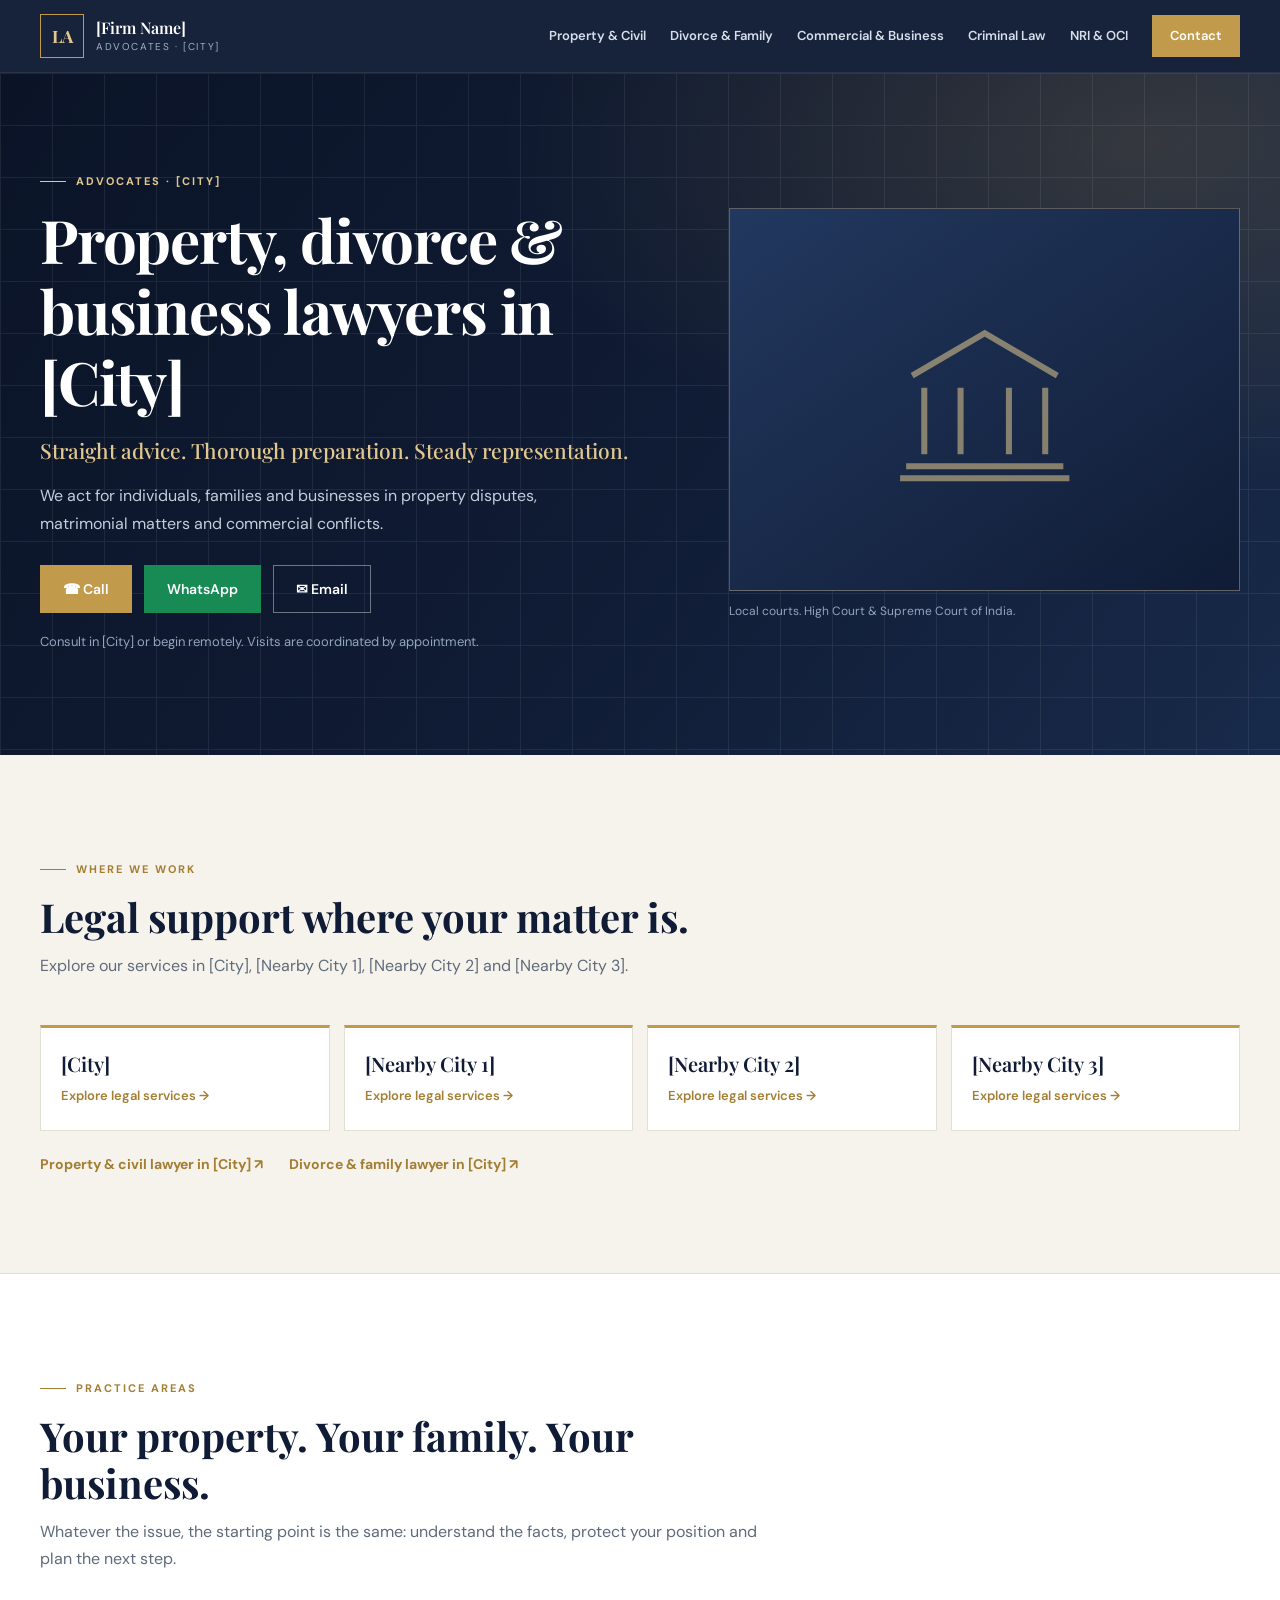
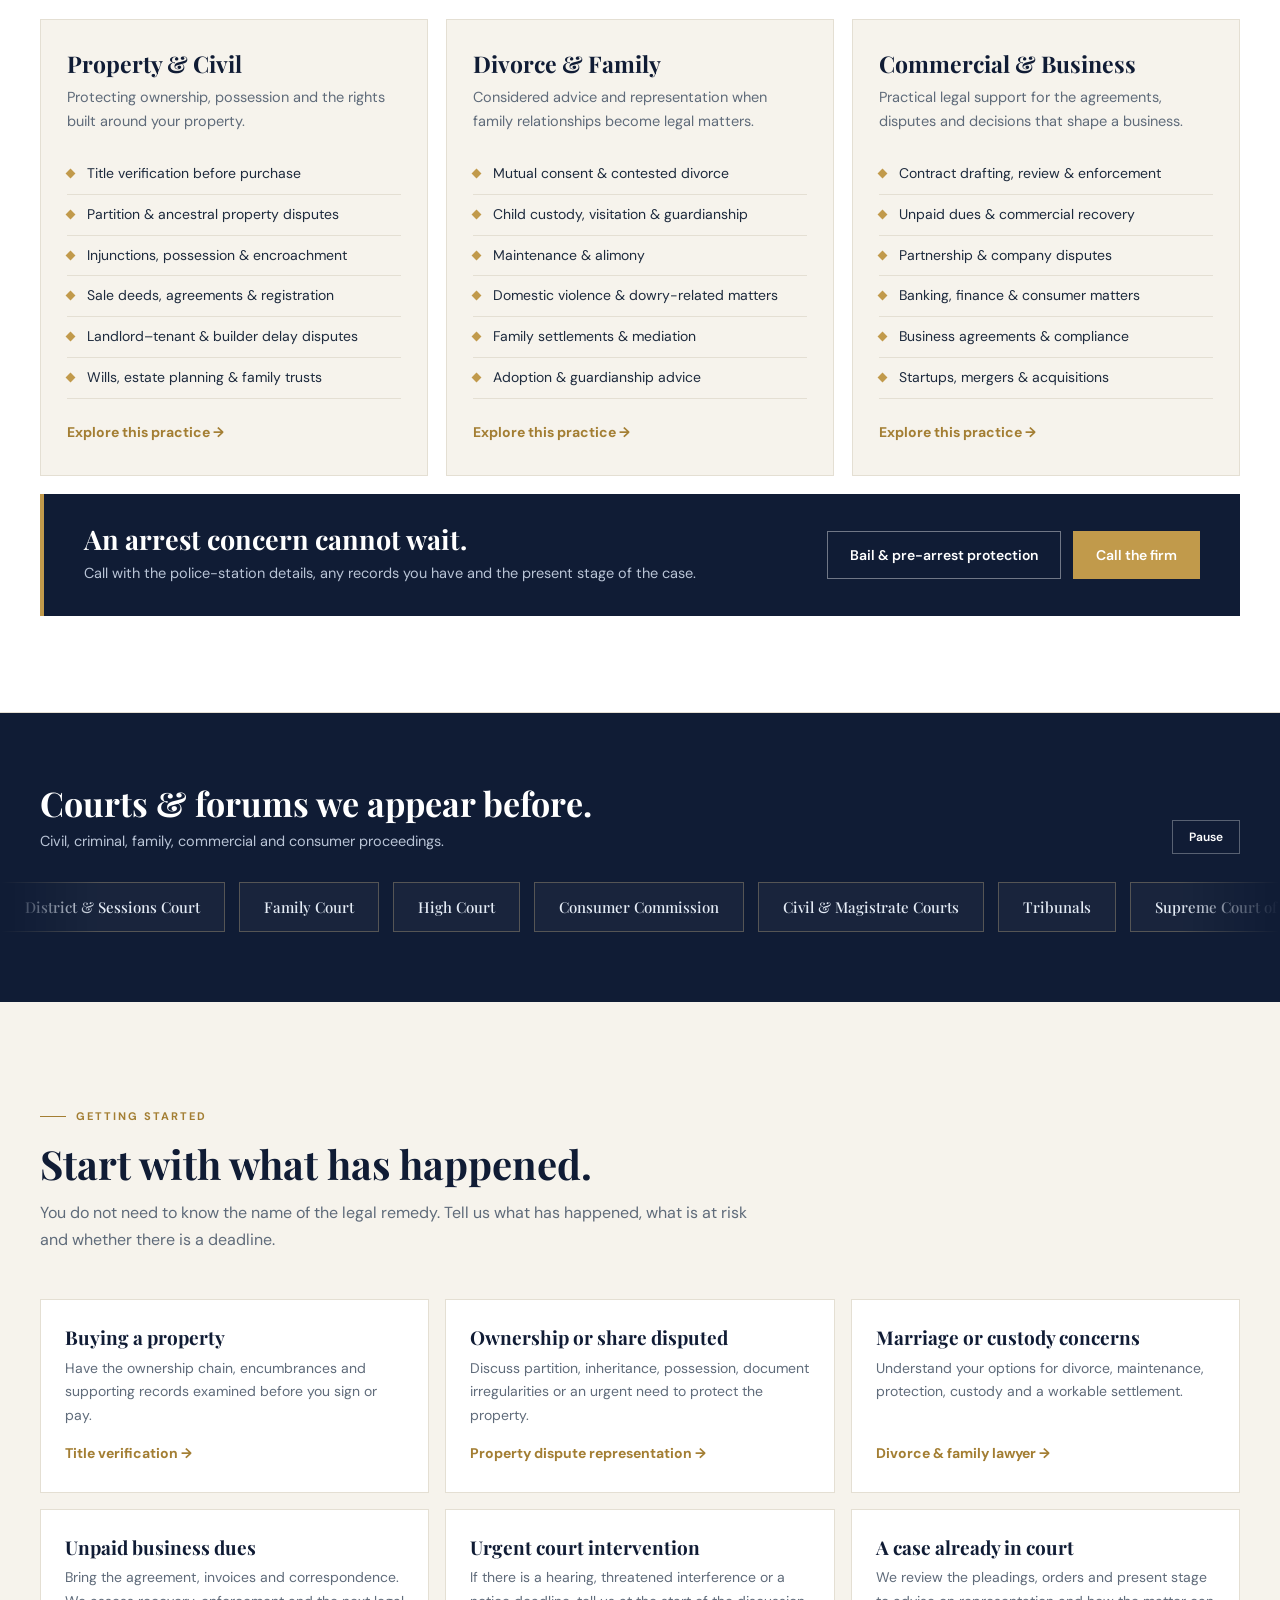
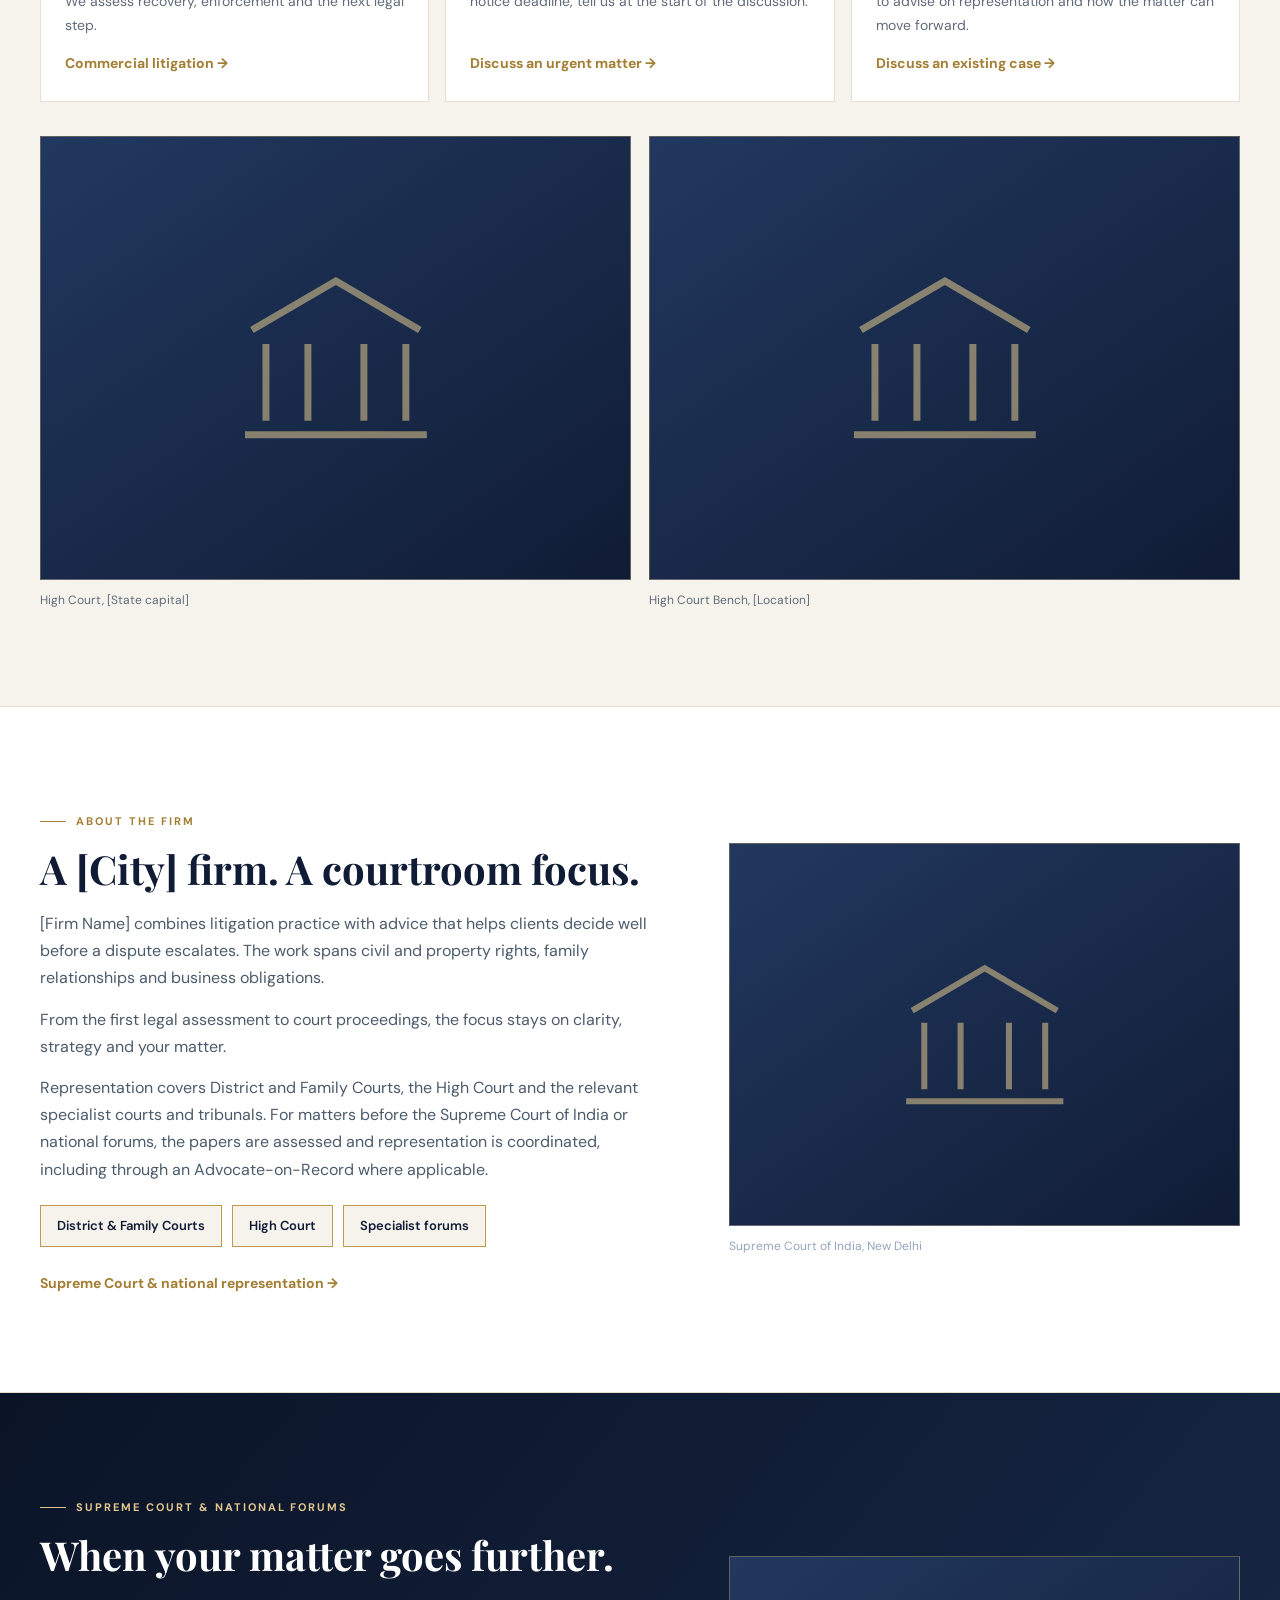
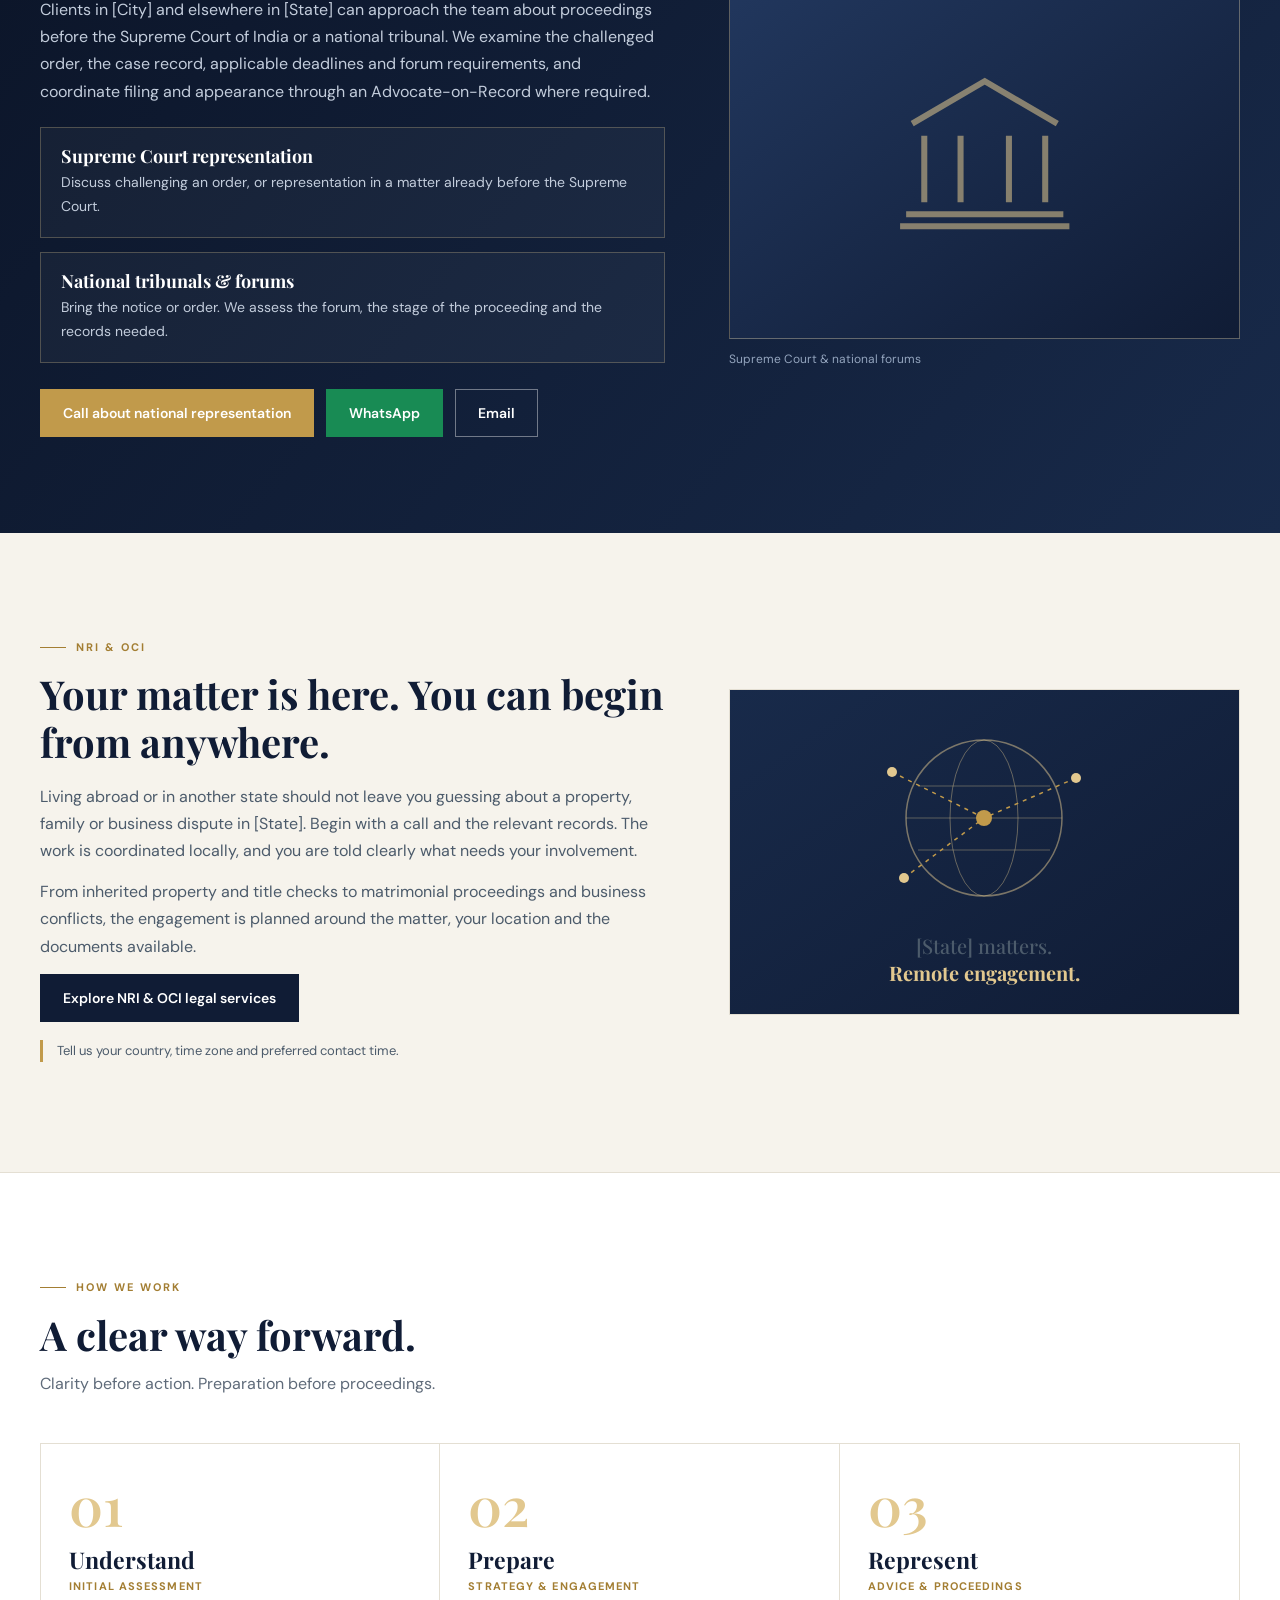
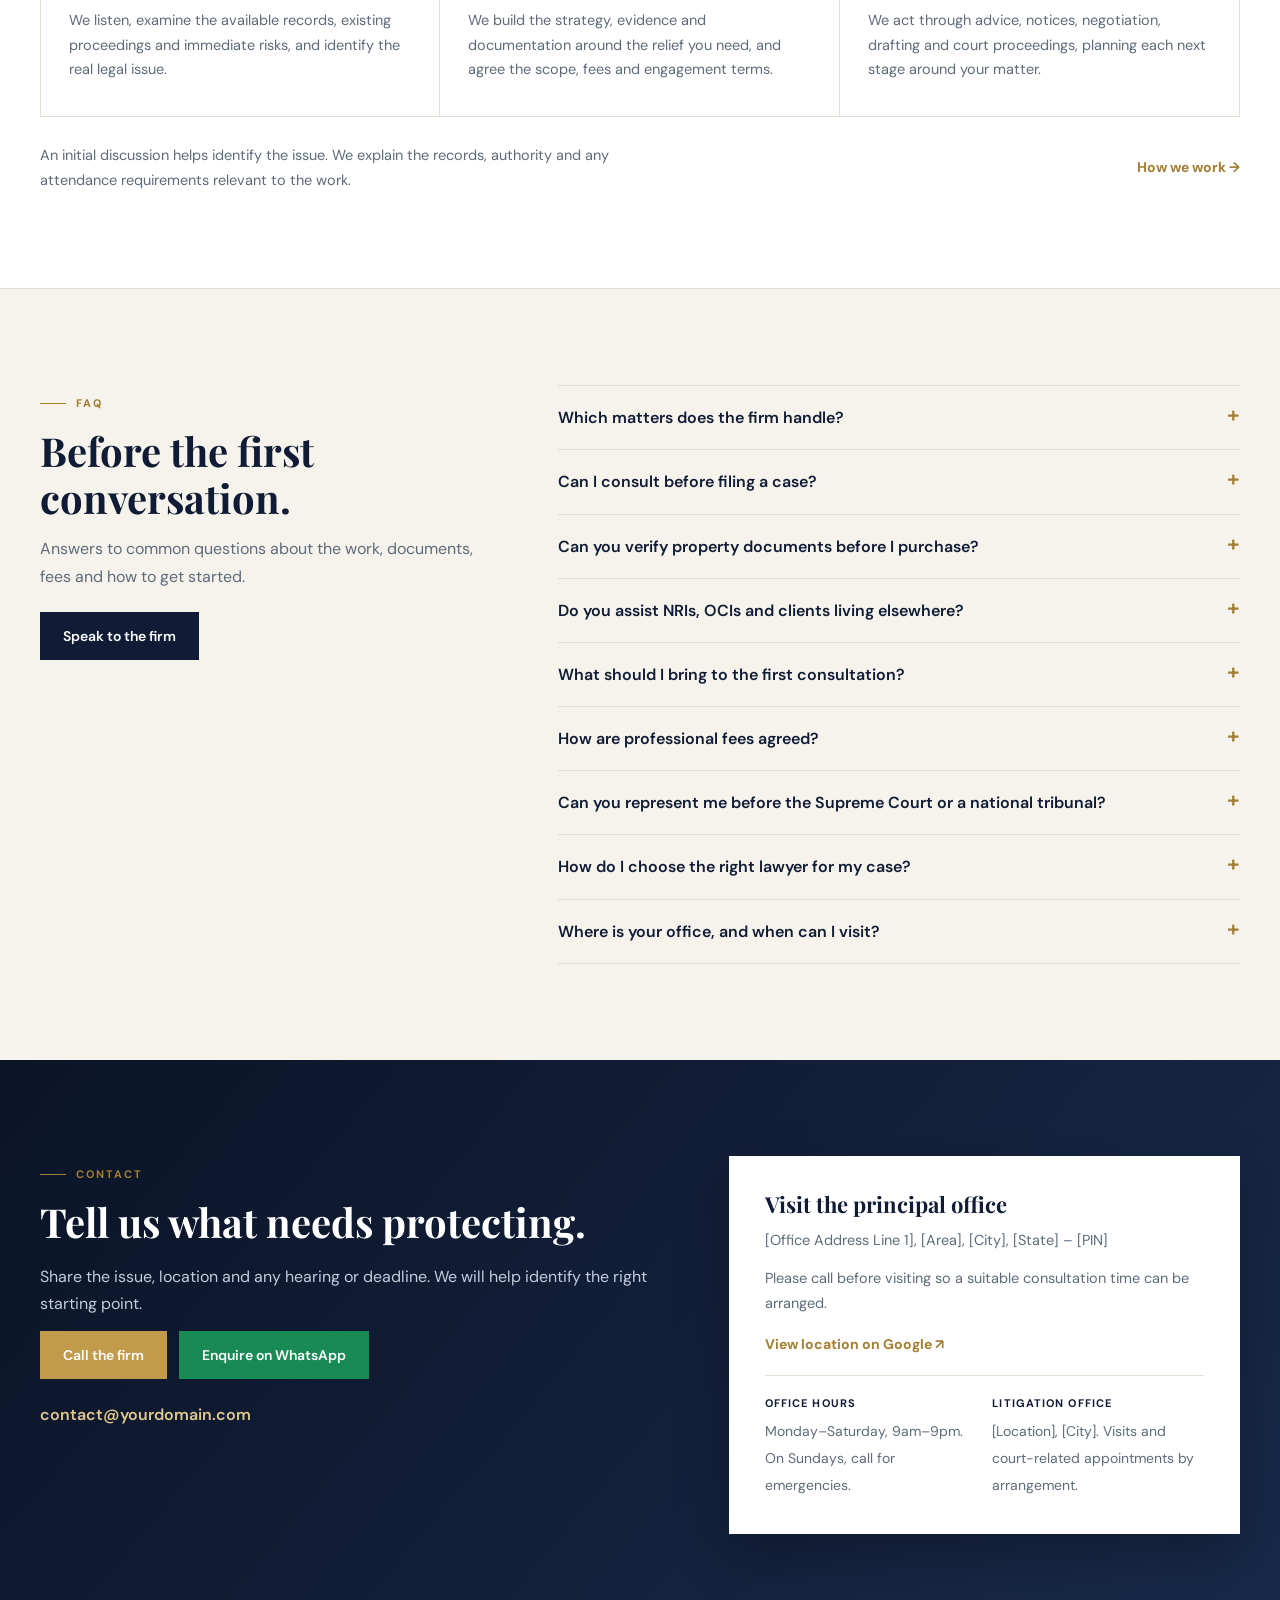
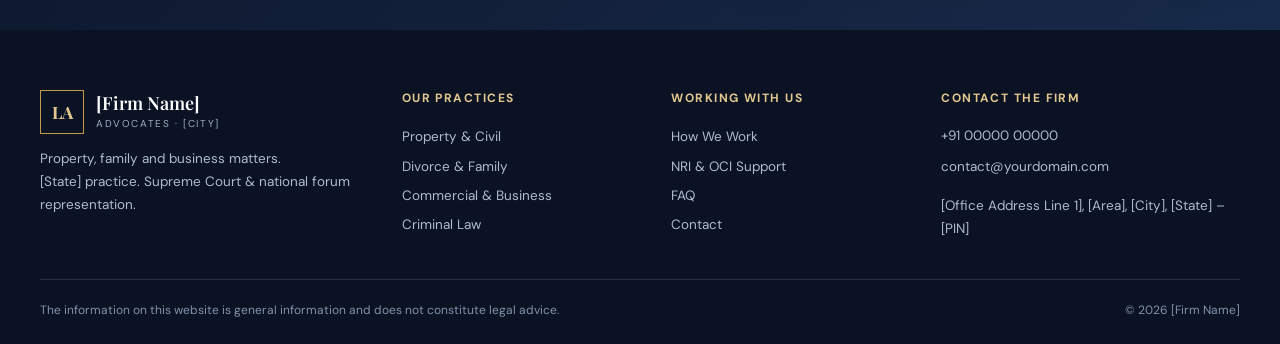
<file: template/tier3/demo1.html>
<!doctype html>
<html lang="en">
  <head>
    <meta charset="UTF-8" />
    <meta name="viewport" content="width=device-width, initial-scale=1, viewport-fit=cover" />
    <meta name="theme-color" content="#101c35" />
    <title>Property, Divorce &amp; Business Lawyers in [City] | [Firm Name]</title>
    <meta name="description" content="Advocates in [City] for property, family and business disputes. Representation before local courts, the High Court and the Supreme Court of India." />

    <link rel="preconnect" href="https://fonts.googleapis.com" />
    <link rel="preconnect" href="https://fonts.gstatic.com" crossorigin />
    <link href="https://fonts.googleapis.com/css2?family=DM+Sans:wght@400;500;600;700&family=Playfair+Display:wght@500;600;700&display=swap" rel="stylesheet" />

    <style>
      :root {
        --navy: #101c35;
        --navy-2: #182a4a;
        --navy-3: #22385f;
        --gold: #c19a4b;
        --gold-d: #a37e33;
        --gold-l: #e2c88f;
        --cream: #f6f3ec;
        --white: #fff;
        --ink: #1d2a3d;
        --muted: #5f6b7a;
        --line: #e4dfd3;
        --green: #188b54;
        --serif: "Playfair Display", Georgia, serif;
        --sans: "DM Sans", Arial, sans-serif;
        --max: 1200px;
        --nav-h: 72px;
      }
      * { box-sizing: border-box; }
      html { scroll-behavior: smooth; scroll-padding-top: calc(var(--nav-h) + 16px); overflow-x: clip; }
      body { margin: 0; background: var(--cream); color: var(--ink); font: 16px/1.7 var(--sans); -webkit-font-smoothing: antialiased; -webkit-text-size-adjust: 100%; overflow-x: clip; }
      img, svg { max-width: 100%; display: block; }
      a { color: inherit; }
      h1, h2, h3, h4 { font-family: var(--serif); color: var(--navy); line-height: 1.18; margin: 0; overflow-wrap: break-word; }
      p { margin: 0 0 14px; }
      ul { margin: 0; padding: 0; list-style: none; }
      a:focus-visible, button:focus-visible, summary:focus-visible { outline: 2px solid var(--gold); outline-offset: 3px; }

      .wrap { width: min(var(--max), calc(100% - clamp(32px, 6vw, 72px))); margin: auto; }
      section { padding: clamp(56px, 8vw, 96px) 0; }
      .skip { position: absolute; left: -9999px; top: 8px; z-index: 999; background: #fff; padding: 10px 14px; }
      .skip:focus { left: 8px; }

      .kicker { display: inline-flex; align-items: center; gap: 10px; color: var(--gold-d); font-size: 11px; font-weight: 700; letter-spacing: .18em; text-transform: uppercase; margin-bottom: 14px; }
      .kicker::before { content: ""; width: 26px; height: 1px; background: currentColor; }
      .on-dark .kicker, .hero .kicker { color: var(--gold-l); }
      .sec-head { max-width: 720px; margin-bottom: clamp(28px, 4vw, 46px); }
      .sec-head h2 { font-size: clamp(27px, 3.6vw, 40px); margin-bottom: 12px; }
      .sec-head p { color: var(--muted); }
      .on-dark .sec-head h2, .on-dark h2, .on-dark h3 { color: #fff; }
      .on-dark .sec-head p { color: #b9c4d6; }

      /* Buttons */
      .btn { display: inline-flex; align-items: center; justify-content: center; gap: 9px; min-height: 48px; padding: 11px 22px; font: 600 14px var(--sans); text-decoration: none; border: 1px solid transparent; cursor: pointer; transition: transform .2s, background .2s, border-color .2s; }
      .btn:hover { transform: translateY(-2px); }
      .btn-gold { background: var(--gold); color: #fff; border-color: var(--gold); }
      .btn-gold:hover { background: var(--gold-d); }
      .btn-wa { background: var(--green); color: #fff; }
      .btn-line { border-color: rgba(255,255,255,.4); color: #fff; }
      .btn-line:hover { border-color: var(--gold-l); background: rgba(255,255,255,.07); }
      .btn-dark { background: var(--navy); color: #fff; }
      .btn-dark:hover { background: var(--navy-3); }
      .btn-row { display: flex; flex-wrap: wrap; gap: 12px; }
      .link-arrow { color: var(--gold-d); font-weight: 700; font-size: 14px; text-decoration: none; }
      .link-arrow:hover { text-decoration: underline; }

      /* Header */
      .site-header { position: sticky; top: 0; z-index: 100; background: rgba(16,28,53,.97); backdrop-filter: blur(12px); border-bottom: 1px solid rgba(255,255,255,.08); padding-top: env(safe-area-inset-top, 0px); }
      .nav { height: var(--nav-h); display: flex; align-items: center; justify-content: space-between; gap: 20px; }
      .logo { display: flex; align-items: center; gap: 12px; text-decoration: none; color: #fff; min-width: 0; }
      .logo-mark { width: 44px; height: 44px; display: grid; place-items: center; border: 1px solid var(--gold); color: var(--gold-l); font: 700 17px var(--serif); flex-shrink: 0; }
      .logo-text strong { display: block; font: 600 16px/1.25 var(--serif); color: #fff; }
      .logo-text small { display: block; color: #9fb0c8; font-size: 10px; letter-spacing: .16em; text-transform: uppercase; }
      .nav-links { display: flex; align-items: center; gap: 24px; }
      .nav-links a { color: #d6deea; text-decoration: none; font-size: 13px; font-weight: 600; padding: 8px 0; position: relative; white-space: nowrap; }
      .nav-links a::after { content: ""; position: absolute; left: 0; bottom: 2px; width: 0; height: 2px; background: var(--gold); transition: width .25s; }
      .nav-links a:hover::after { width: 100%; }
      .nav-links a.nav-cta { background: var(--gold); color: #fff; padding: 10px 18px; }
      .nav-links a.nav-cta::after { display: none; }
      .menu-btn { display: none; background: transparent; border: 1px solid rgba(255,255,255,.25); padding: 10px; cursor: pointer; }
      .menu-btn span { display: block; width: 21px; height: 2px; margin: 4px; background: #fff; transition: transform .2s, opacity .2s; }
      .menu-btn[aria-expanded="true"] span:nth-child(1) { transform: translateY(6px) rotate(45deg); }
      .menu-btn[aria-expanded="true"] span:nth-child(2) { opacity: 0; }
      .menu-btn[aria-expanded="true"] span:nth-child(3) { transform: translateY(-6px) rotate(-45deg); }
      .drawer { display: none; }

      /* Hero */
      .hero { background: radial-gradient(ellipse at 90% 10%, rgba(193,154,75,.2), transparent 40%), linear-gradient(125deg, #0b1427, var(--navy) 55%, var(--navy-2)); color: #fff; padding: clamp(48px, 7vw, 92px) 0 clamp(48px, 7vw, 88px); position: relative; overflow: hidden; }
      .hero::before { content: ""; position: absolute; inset: 0; opacity: .07; background-image: linear-gradient(#fff 1px, transparent 1px), linear-gradient(90deg, #fff 1px, transparent 1px); background-size: 52px 52px; pointer-events: none; }
      .hero-grid { position: relative; display: grid; grid-template-columns: 1.1fr .9fr; gap: clamp(32px, 5vw, 70px); align-items: center; }
      .hero h1 { color: #fff; font-size: clamp(34px, 5.2vw, 60px); letter-spacing: -.02em; margin-bottom: 18px; }
      .hero .tag { font: 500 clamp(17px, 2vw, 21px)/1.5 var(--serif); color: var(--gold-l); margin-bottom: 16px; }
      .hero .lead { color: #c3cddc; max-width: 560px; margin-bottom: 28px; }
      .hero-note { color: #93a4bd; font-size: 13px; margin-top: 18px; }
      .media { margin: 0; }
      .media-box { position: relative; aspect-ratio: 4 / 3; overflow: hidden; border: 1px solid rgba(226,200,143,.35); background: linear-gradient(145deg, var(--navy-3), var(--navy)); display: grid; place-items: center; }
      .media-box img { position: absolute; inset: 0; width: 100%; height: 100%; object-fit: cover; }
      .media-box svg { width: 38%; color: rgba(226,200,143,.55); }
      .media figcaption { font-size: 12px; color: #93a4bd; padding-top: 10px; }
      .light .media figcaption { color: var(--muted); }

      /* Locations */
      .loc-grid { display: grid; grid-template-columns: repeat(4, 1fr); gap: 14px; }
      .loc { display: block; background: #fff; border: 1px solid var(--line); border-top: 3px solid var(--gold); padding: 22px 20px; text-decoration: none; transition: transform .2s, box-shadow .2s; }
      .loc:hover { transform: translateY(-3px); box-shadow: 0 10px 26px rgba(16,28,53,.08); }
      .loc strong { display: block; font: 600 20px var(--serif); color: var(--navy); margin-bottom: 4px; }
      .loc span { font-size: 13px; color: var(--gold-d); font-weight: 600; }
      .loc-links { display: flex; flex-wrap: wrap; gap: 10px 26px; margin-top: 22px; }

      /* Practices */
      .practice { background: #fff; border-top: 1px solid var(--line); border-bottom: 1px solid var(--line); }
      .practice-grid { display: grid; grid-template-columns: repeat(3, 1fr); gap: 18px; }
      .p-card { background: var(--cream); border: 1px solid var(--line); padding: 30px 26px; display: flex; flex-direction: column; }
      .p-card h3 { font-size: 23px; margin-bottom: 8px; }
      .p-card > p { color: var(--muted); font-size: 14.5px; }
      .p-card ul { margin: 6px 0 22px; flex: 1; }
      .p-card li { position: relative; padding: 8px 0 8px 20px; font-size: 14px; border-bottom: 1px solid var(--line); }
      .p-card li::before { content: ""; position: absolute; left: 0; top: 16px; width: 7px; height: 7px; background: var(--gold); transform: rotate(45deg); }
      .urgent { grid-column: 1 / -1; background: var(--navy); color: #fff; padding: 30px clamp(22px, 4vw, 40px); display: flex; align-items: center; justify-content: space-between; gap: 24px; flex-wrap: wrap; border-left: 4px solid var(--gold); }
      .urgent h3 { color: #fff; font-size: clamp(21px, 2.6vw, 27px); margin-bottom: 6px; }
      .urgent p { color: #b9c4d6; margin: 0; max-width: 620px; font-size: 14.5px; }

      /* Forums strip */
      .strip { background: var(--navy); color: #fff; padding: clamp(44px, 6vw, 70px) 0; overflow: hidden; }
      .strip-head { display: flex; align-items: flex-end; justify-content: space-between; gap: 20px; flex-wrap: wrap; margin-bottom: 28px; }
      .strip-head h2 { color: #fff; font-size: clamp(24px, 3vw, 34px); margin-bottom: 6px; }
      .strip-head p { color: #b9c4d6; margin: 0; font-size: 14.5px; }
      .pause { background: transparent; border: 1px solid rgba(255,255,255,.3); color: #fff; padding: 8px 16px; font: 600 12px var(--sans); cursor: pointer; }
      .marquee { overflow: hidden; -webkit-mask-image: linear-gradient(90deg, transparent, #000 8%, #000 92%, transparent); mask-image: linear-gradient(90deg, transparent, #000 8%, #000 92%, transparent); }
      .track { display: flex; gap: 14px; width: max-content; animation: scroll 38s linear infinite; }
      .marquee.paused .track { animation-play-state: paused; }
      .chip { white-space: nowrap; padding: 14px 24px; border: 1px solid rgba(226,200,143,.3); color: #e5ecf6; font: 500 15px var(--serif); background: rgba(255,255,255,.04); }
      @keyframes scroll { to { transform: translateX(calc(-50% - 7px)); } }

      /* Situations */
      .sit-grid { display: grid; grid-template-columns: repeat(3, 1fr); gap: 16px; }
      .sit { background: #fff; border: 1px solid var(--line); padding: 26px 24px; text-decoration: none; display: flex; flex-direction: column; gap: 8px; transition: transform .2s, box-shadow .2s, border-color .2s; }
      .sit:hover { transform: translateY(-3px); border-color: var(--gold); box-shadow: 0 10px 26px rgba(16,28,53,.07); }
      .sit h3 { font-size: 19px; }
      .sit p { color: var(--muted); font-size: 14px; margin: 0; flex: 1; }
      .sit .link-arrow { margin-top: 6px; }
      .court-photos { display: grid; grid-template-columns: 1fr 1fr; gap: 18px; margin-top: 34px; }

      /* About */
      .about { background: #fff; border-top: 1px solid var(--line); border-bottom: 1px solid var(--line); }
      .split { display: grid; grid-template-columns: 1.1fr .9fr; gap: clamp(32px, 5vw, 70px); align-items: center; }
      .split h2 { font-size: clamp(27px, 3.6vw, 40px); margin-bottom: 18px; }
      .split p { color: #4c5b6b; }
      .pills { display: flex; flex-wrap: wrap; gap: 10px; margin: 22px 0; }
      .pill { padding: 9px 16px; border: 1px solid var(--gold); color: var(--navy); font-size: 13px; font-weight: 600; background: var(--cream); }

      /* National + NRI */
      .national { background: linear-gradient(130deg, #0b1427, var(--navy-2)); color: #fff; }
      .national .split p { color: #c3cddc; }
      .mini-cards { display: grid; gap: 14px; margin: 22px 0 26px; }
      .mini { border: 1px solid rgba(226,200,143,.28); background: rgba(255,255,255,.04); padding: 18px 20px; }
      .mini h3 { font-size: 18px; margin-bottom: 4px; }
      .mini p { margin: 0; font-size: 14px; color: #b9c4d6; }
      .nri-art { background: linear-gradient(145deg, var(--navy-2), var(--navy)); border: 1px solid var(--line); padding: 28px; display: grid; place-items: center; text-align: center; color: #fff; }
      .nri-art svg { width: min(100%, 300px); margin-bottom: 14px; }
      .nri-art p { margin: 0; font: 500 20px/1.35 var(--serif); }
      .nri-art b { color: var(--gold-l); }
      .nri-note { font-size: 13px !important; color: var(--muted); border-left: 3px solid var(--gold); padding-left: 14px; margin-top: 18px; }

      /* Process */
      .process { background: #fff; border-top: 1px solid var(--line); border-bottom: 1px solid var(--line); }
      .steps { display: grid; grid-template-columns: repeat(3, 1fr); gap: 0; border: 1px solid var(--line); }
      .step { padding: 34px 28px; border-right: 1px solid var(--line); position: relative; }
      .step:last-child { border-right: 0; }
      .step .num { font: 600 54px/1 var(--serif); color: var(--gold-l); margin-bottom: 14px; }
      .step h3 { font-size: 23px; margin-bottom: 4px; }
      .step small { display: block; color: var(--gold-d); font-weight: 700; letter-spacing: .1em; text-transform: uppercase; font-size: 11px; margin-bottom: 12px; }
      .step p { color: var(--muted); font-size: 14.5px; margin: 0; }
      .process-foot { display: flex; align-items: center; justify-content: space-between; gap: 18px; flex-wrap: wrap; margin-top: 26px; color: var(--muted); font-size: 14.5px; }
      .process-foot p { margin: 0; max-width: 640px; }

      /* FAQ */
      .faq-grid { display: grid; grid-template-columns: .8fr 1.2fr; gap: clamp(32px, 5vw, 70px); align-items: start; }
      .faq-side { position: sticky; top: calc(var(--nav-h) + 24px); }
      .faq-side h2 { font-size: clamp(27px, 3.6vw, 40px); margin-bottom: 14px; }
      .faq-side p { color: var(--muted); margin-bottom: 22px; }
      .faq details { border-bottom: 1px solid var(--line); padding: 18px 0; }
      .faq details:first-child { border-top: 1px solid var(--line); }
      .faq summary { cursor: pointer; font-weight: 600; color: var(--navy); list-style: none; display: flex; justify-content: space-between; gap: 16px; align-items: flex-start; }
      .faq summary::-webkit-details-marker { display: none; }
      .faq summary::after { content: "+"; color: var(--gold-d); font-size: 22px; line-height: 1; flex-shrink: 0; }
      .faq details[open] summary::after { content: "–"; }
      .faq details p { color: var(--muted); font-size: 14.5px; margin: 12px 0 0; }

      /* Contact */
      .contact { background: linear-gradient(130deg, #0b1427, var(--navy-2)); color: #fff; }
      .contact .split { align-items: start; }
      .contact h2 { color: #fff; }
      .contact p { color: #c3cddc; }
      .mail-link { display: inline-block; margin-top: 22px; color: var(--gold-l); text-decoration: none; font-weight: 600; overflow-wrap: anywhere; }
      .office { background: #fff; color: var(--ink); padding: clamp(24px, 3.5vw, 36px); box-shadow: 0 22px 50px rgba(0,0,0,.25); }
      .office h3 { font-size: 22px; margin-bottom: 10px; }
      .office p { color: var(--muted) !important; font-size: 14.5px; }
      .office-meta { display: grid; grid-template-columns: 1fr 1fr; gap: 16px; border-top: 1px solid var(--line); margin-top: 18px; padding-top: 18px; }
      .office-meta b { display: block; color: var(--navy); font-size: 11px; letter-spacing: .1em; text-transform: uppercase; margin-bottom: 4px; }
      .office-meta span { font-size: 14px; color: var(--muted); }

      /* Footer */
      footer { background: #0a1224; color: #aebbd0; padding: 60px 0 24px; }
      .f-grid { display: grid; grid-template-columns: 1.4fr 1fr 1fr 1.3fr; gap: 40px; padding-bottom: 38px; }
      footer .logo-text strong { font-size: 18px; }
      footer p { font-size: 13.5px; margin: 14px 0 0; }
      footer h4 { color: var(--gold-l); font: 700 12px var(--sans); letter-spacing: .12em; text-transform: uppercase; margin-bottom: 16px; }
      footer li a, footer .f-contact a { color: #aebbd0; text-decoration: none; font-size: 13.5px; line-height: 2.1; overflow-wrap: anywhere; }
      footer li a:hover, footer .f-contact a:hover { color: var(--gold-l); }
      .f-contact { display: grid; gap: 2px; }
      .f-bottom { border-top: 1px solid rgba(255,255,255,.12); padding-top: 20px; display: flex; justify-content: space-between; gap: 14px; flex-wrap: wrap; font-size: 12px; color: #8393ab; }
      .f-bottom p { margin: 0; max-width: 720px; font-size: 12px; }

      .sticky-bar { display: none; }

      /* ---------- Responsive ---------- */
      @media (hover: none) { .loc:hover, .sit:hover, .btn:hover { transform: none; } }

      @media (max-width: 1100px) {
        .nav-links { gap: 18px; }
        .nav-links a { font-size: 12.5px; }
      }

      @media (max-width: 1000px) {
        .nav-links { display: none; }
        .menu-btn { display: block; }
        .drawer { position: absolute; top: 100%; left: 0; right: 0; background: var(--navy); border-top: 1px solid rgba(255,255,255,.1); box-shadow: 0 18px 30px rgba(0,0,0,.3); max-height: calc(100vh - var(--nav-h) - 10px); overflow-y: auto; padding: 8px clamp(16px, 5vw, 36px) 24px; }
        .drawer.open { display: block; }
        .drawer a.d-link { display: flex; justify-content: space-between; padding: 15px 2px; color: #e5ecf6; text-decoration: none; font-weight: 600; font-size: 15px; border-bottom: 1px solid rgba(255,255,255,.09); }
        .drawer a.d-link::after { content: "→"; color: var(--gold); }
        .drawer .btn-row { margin-top: 18px; }
        .drawer .btn { flex: 1 1 140px; }

        .hero-grid, .split, .faq-grid { grid-template-columns: 1fr; }
        .faq-side { position: static; }
        .loc-grid { grid-template-columns: repeat(2, 1fr); }
        .practice-grid { grid-template-columns: 1fr 1fr; }
        .sit-grid { grid-template-columns: 1fr 1fr; }
        .f-grid { grid-template-columns: 1fr 1fr; }
        .f-grid > div:first-child { grid-column: 1 / -1; }
        .national .split > :last-child, .about .split > :last-child { order: -1; }
      }

      @media (max-width: 720px) {
        :root { --nav-h: 64px; }
        .logo-mark { width: 40px; height: 40px; font-size: 16px; }
        .logo-text strong { font-size: 15px; }
        .practice-grid, .sit-grid, .court-photos { grid-template-columns: 1fr; }
        .steps { grid-template-columns: 1fr; }
        .step { border-right: 0; border-bottom: 1px solid var(--line); padding: 28px 22px; }
        .step:last-child { border-bottom: 0; }
        .office-meta { grid-template-columns: 1fr; }
        .f-grid { grid-template-columns: 1fr; gap: 28px; }
        .hero .btn-row .btn, .national .btn-row .btn { flex: 1 1 140px; }
        .urgent .btn { width: 100%; }
        .f-bottom { flex-direction: column; }

        .sticky-bar { display: grid; grid-template-columns: 1fr 1fr; position: fixed; left: 0; right: 0; bottom: 0; z-index: 90; box-shadow: 0 -5px 22px rgba(0,0,0,.18); }
        .sticky-bar a { text-align: center; text-decoration: none; color: #fff; font-weight: 700; font-size: 14px; padding: 14px 8px calc(14px + env(safe-area-inset-bottom, 0px)); }
        .sticky-bar .s-call { background: var(--navy); }
        .sticky-bar .s-wa { background: var(--green); }
        footer { padding-bottom: calc(84px + env(safe-area-inset-bottom, 0px)); }
      }

      @media (max-width: 480px) {
        .loc-grid { grid-template-columns: 1fr; }
        .hero h1 { font-size: 32px; }
        .logo-text small { font-size: 9px; letter-spacing: .1em; }
        .p-card { padding: 24px 20px; }
      }

      @media (prefers-reduced-motion: reduce) {
        html { scroll-behavior: auto; }
        .track { animation: none; }
        .marquee { overflow-x: auto; }
        * { transition-duration: .01ms !important; }
      }
    </style>
  </head>

  <body>
    <a class="skip" href="#main">Skip to main content</a>

    <!-- ================= HEADER ================= -->
    <header class="site-header">
      <div class="wrap nav">
        <a class="logo" href="#top" aria-label="[Firm Name] home">
          <span class="logo-mark">LA</span>
          <span class="logo-text"><strong>[Firm Name]</strong><small>Advocates · [City]</small></span>
        </a>

        <nav class="nav-links" aria-label="Main navigation">
          <a href="#practices">Property &amp; Civil</a>
          <a href="#practices">Divorce &amp; Family</a>
          <a href="#practices">Commercial &amp; Business</a>
          <a href="#practices">Criminal Law</a>
          <a href="#nri">NRI &amp; OCI</a>
          <a href="#contact" class="nav-cta">Contact</a>
        </nav>

        <button class="menu-btn" id="menuBtn" aria-label="Toggle menu" aria-expanded="false" aria-controls="drawer"><span></span><span></span><span></span></button>
      </div>

      <div class="drawer" id="drawer">
        <a class="d-link" href="#practices">Property &amp; Civil</a>
        <a class="d-link" href="#practices">Divorce &amp; Family</a>
        <a class="d-link" href="#practices">Commercial &amp; Business</a>
        <a class="d-link" href="#practices">Criminal Law</a>
        <a class="d-link" href="#nri">NRI &amp; OCI</a>
        <a class="d-link" href="#how-we-work">How We Work</a>
        <a class="d-link" href="#contact">Contact</a>
        <div class="btn-row">
          <a class="btn btn-gold" href="tel:+910000000000">Call the firm</a>
          <a class="btn btn-wa" href="https://wa.me/910000000000" target="_blank" rel="noopener noreferrer">WhatsApp</a>
          <a class="btn btn-line" href="mailto:contact@yourdomain.com">Email</a>
        </div>
      </div>
    </header>

    <main id="main">
      <!-- ================= HERO ================= -->
      <section class="hero" id="top">
        <div class="wrap hero-grid">
          <div>
            <span class="kicker">Advocates · [City]</span>
            <h1>Property, divorce &amp; business lawyers in [City]</h1>
            <p class="tag">Straight advice. Thorough preparation. Steady representation.</p>
            <p class="lead">We act for individuals, families and businesses in property disputes, matrimonial matters and commercial conflicts.</p>
            <div class="btn-row">
              <a class="btn btn-gold" href="tel:+910000000000">☎ Call</a>
              <a class="btn btn-wa" href="https://wa.me/910000000000" target="_blank" rel="noopener noreferrer">WhatsApp</a>
              <a class="btn btn-line" href="mailto:contact@yourdomain.com">✉ Email</a>
            </div>
            <p class="hero-note">Consult in [City] or begin remotely. Visits are coordinated by appointment.</p>
          </div>

          <figure class="media">
            <div class="media-box">
              <!-- Apni court / office photo yahan lagao: <img src="images/court.webp" alt="Court premises" /> -->
              <svg viewBox="0 0 64 64" fill="none" stroke="currentColor" stroke-width="2" aria-hidden="true"><path d="M8 24 32 10l24 14M12 28v22M24 28v22M40 28v22M52 28v22M6 54h52M4 58h56"/></svg>
            </div>
            <figcaption>Local courts. High Court &amp; Supreme Court of India.</figcaption>
          </figure>
        </div>
      </section>

      <!-- ================= LOCATIONS ================= -->
      <section id="locations">
        <div class="wrap">
          <div class="sec-head">
            <span class="kicker">Where we work</span>
            <h2>Legal support where your matter is.</h2>
            <p>Explore our services in [City], [Nearby City 1], [Nearby City 2] and [Nearby City 3].</p>
          </div>
          <div class="loc-grid">
            <a class="loc" href="#"><strong>[City]</strong><span>Explore legal services →</span></a>
            <a class="loc" href="#"><strong>[Nearby City 1]</strong><span>Explore legal services →</span></a>
            <a class="loc" href="#"><strong>[Nearby City 2]</strong><span>Explore legal services →</span></a>
            <a class="loc" href="#"><strong>[Nearby City 3]</strong><span>Explore legal services →</span></a>
          </div>
          <div class="loc-links">
            <a class="link-arrow" href="#">Property &amp; civil lawyer in [City] ↗</a>
            <a class="link-arrow" href="#">Divorce &amp; family lawyer in [City] ↗</a>
          </div>
        </div>
      </section>

      <!-- ================= PRACTICES ================= -->
      <section class="practice" id="practices">
        <div class="wrap">
          <div class="sec-head">
            <span class="kicker">Practice areas</span>
            <h2>Your property. Your family. Your business.</h2>
            <p>Whatever the issue, the starting point is the same: understand the facts, protect your position and plan the next step.</p>
          </div>

          <div class="practice-grid">
            <article class="p-card">
              <h3>Property &amp; Civil</h3>
              <p>Protecting ownership, possession and the rights built around your property.</p>
              <ul>
                <li>Title verification before purchase</li>
                <li>Partition &amp; ancestral property disputes</li>
                <li>Injunctions, possession &amp; encroachment</li>
                <li>Sale deeds, agreements &amp; registration</li>
                <li>Landlord–tenant &amp; builder delay disputes</li>
                <li>Wills, estate planning &amp; family trusts</li>
              </ul>
              <a class="link-arrow" href="#">Explore this practice →</a>
            </article>

            <article class="p-card">
              <h3>Divorce &amp; Family</h3>
              <p>Considered advice and representation when family relationships become legal matters.</p>
              <ul>
                <li>Mutual consent &amp; contested divorce</li>
                <li>Child custody, visitation &amp; guardianship</li>
                <li>Maintenance &amp; alimony</li>
                <li>Domestic violence &amp; dowry-related matters</li>
                <li>Family settlements &amp; mediation</li>
                <li>Adoption &amp; guardianship advice</li>
              </ul>
              <a class="link-arrow" href="#">Explore this practice →</a>
            </article>

            <article class="p-card">
              <h3>Commercial &amp; Business</h3>
              <p>Practical legal support for the agreements, disputes and decisions that shape a business.</p>
              <ul>
                <li>Contract drafting, review &amp; enforcement</li>
                <li>Unpaid dues &amp; commercial recovery</li>
                <li>Partnership &amp; company disputes</li>
                <li>Banking, finance &amp; consumer matters</li>
                <li>Business agreements &amp; compliance</li>
                <li>Startups, mergers &amp; acquisitions</li>
              </ul>
              <a class="link-arrow" href="#">Explore this practice →</a>
            </article>

            <div class="urgent">
              <div>
                <h3>An arrest concern cannot wait.</h3>
                <p>Call with the police-station details, any records you have and the present stage of the case.</p>
              </div>
              <div class="btn-row">
                <a class="btn btn-line" href="#">Bail &amp; pre-arrest protection</a>
                <a class="btn btn-gold" href="tel:+910000000000">Call the firm</a>
              </div>
            </div>
          </div>
        </div>
      </section>

      <!-- ================= FORUMS STRIP ================= -->
      <section class="strip" aria-labelledby="forumsTitle">
        <div class="wrap">
          <div class="strip-head">
            <div>
              <h2 id="forumsTitle">Courts &amp; forums we appear before.</h2>
              <p>Civil, criminal, family, commercial and consumer proceedings.</p>
            </div>
            <button class="pause" id="pauseBtn" type="button" aria-pressed="false">Pause</button>
          </div>
        </div>
        <div class="marquee" id="marquee">
          <div class="track">
            <span class="chip">District &amp; Sessions Court</span>
            <span class="chip">Family Court</span>
            <span class="chip">High Court</span>
            <span class="chip">Consumer Commission</span>
            <span class="chip">Civil &amp; Magistrate Courts</span>
            <span class="chip">Tribunals</span>
            <span class="chip">Supreme Court of India</span>
            <span class="chip">District &amp; Sessions Court</span>
            <span class="chip">Family Court</span>
            <span class="chip">High Court</span>
            <span class="chip">Consumer Commission</span>
            <span class="chip">Civil &amp; Magistrate Courts</span>
            <span class="chip">Tribunals</span>
            <span class="chip">Supreme Court of India</span>
          </div>
        </div>
      </section>

      <!-- ================= SITUATIONS ================= -->
      <section id="start">
        <div class="wrap">
          <div class="sec-head">
            <span class="kicker">Getting started</span>
            <h2>Start with what has happened.</h2>
            <p>You do not need to know the name of the legal remedy. Tell us what has happened, what is at risk and whether there is a deadline.</p>
          </div>

          <div class="sit-grid">
            <a class="sit" href="#"><h3>Buying a property</h3><p>Have the ownership chain, encumbrances and supporting records examined before you sign or pay.</p><span class="link-arrow">Title verification →</span></a>
            <a class="sit" href="#"><h3>Ownership or share disputed</h3><p>Discuss partition, inheritance, possession, document irregularities or an urgent need to protect the property.</p><span class="link-arrow">Property dispute representation →</span></a>
            <a class="sit" href="#"><h3>Marriage or custody concerns</h3><p>Understand your options for divorce, maintenance, protection, custody and a workable settlement.</p><span class="link-arrow">Divorce &amp; family lawyer →</span></a>
            <a class="sit" href="#"><h3>Unpaid business dues</h3><p>Bring the agreement, invoices and correspondence. We assess recovery, enforcement and the next legal step.</p><span class="link-arrow">Commercial litigation →</span></a>
            <a class="sit" href="#contact"><h3>Urgent court intervention</h3><p>If there is a hearing, threatened interference or a notice deadline, tell us at the start of the discussion.</p><span class="link-arrow">Discuss an urgent matter →</span></a>
            <a class="sit" href="#contact"><h3>A case already in court</h3><p>We review the pleadings, orders and present stage to advise on representation and how the matter can move forward.</p><span class="link-arrow">Discuss an existing case →</span></a>
          </div>

          <div class="court-photos light">
            <figure class="media">
              <div class="media-box"><svg viewBox="0 0 64 64" fill="none" stroke="currentColor" stroke-width="2" aria-hidden="true"><path d="M8 24 32 10l24 14M12 28v22M24 28v22M40 28v22M52 28v22M6 54h52"/></svg></div>
              <figcaption>High Court, [State capital]</figcaption>
            </figure>
            <figure class="media">
              <div class="media-box"><svg viewBox="0 0 64 64" fill="none" stroke="currentColor" stroke-width="2" aria-hidden="true"><path d="M8 24 32 10l24 14M12 28v22M24 28v22M40 28v22M52 28v22M6 54h52"/></svg></div>
              <figcaption>High Court Bench, [Location]</figcaption>
            </figure>
          </div>
        </div>
      </section>

      <!-- ================= ABOUT ================= -->
      <section class="about" id="about">
        <div class="wrap split">
          <div>
            <span class="kicker">About the firm</span>
            <h2>A [City] firm. A courtroom focus.</h2>
            <p>[Firm Name] combines litigation practice with advice that helps clients decide well before a dispute escalates. The work spans civil and property rights, family relationships and business obligations.</p>
            <p>From the first legal assessment to court proceedings, the focus stays on clarity, strategy and your matter.</p>
            <p>Representation covers District and Family Courts, the High Court and the relevant specialist courts and tribunals. For matters before the Supreme Court of India or national forums, the papers are assessed and representation is coordinated, including through an Advocate-on-Record where applicable.</p>
            <div class="pills">
              <span class="pill">District &amp; Family Courts</span>
              <span class="pill">High Court</span>
              <span class="pill">Specialist forums</span>
            </div>
            <a class="link-arrow" href="#national">Supreme Court &amp; national representation →</a>
          </div>
          <figure class="media light">
            <div class="media-box"><svg viewBox="0 0 64 64" fill="none" stroke="currentColor" stroke-width="2" aria-hidden="true"><path d="M8 24 32 10l24 14M12 28v22M24 28v22M40 28v22M52 28v22M6 54h52"/></svg></div>
            <figcaption>Supreme Court of India, New Delhi</figcaption>
          </figure>
        </div>
      </section>

      <!-- ================= NATIONAL ================= -->
      <section class="national on-dark" id="national">
        <div class="wrap split">
          <div>
            <span class="kicker">Supreme Court &amp; national forums</span>
            <h2>When your matter goes further.</h2>
            <p>Clients in [City] and elsewhere in [State] can approach the team about proceedings before the Supreme Court of India or a national tribunal. We examine the challenged order, the case record, applicable deadlines and forum requirements, and coordinate filing and appearance through an Advocate-on-Record where required.</p>
            <div class="mini-cards">
              <div class="mini"><h3>Supreme Court representation</h3><p>Discuss challenging an order, or representation in a matter already before the Supreme Court.</p></div>
              <div class="mini"><h3>National tribunals &amp; forums</h3><p>Bring the notice or order. We assess the forum, the stage of the proceeding and the records needed.</p></div>
            </div>
            <div class="btn-row">
              <a class="btn btn-gold" href="tel:+910000000000">Call about national representation</a>
              <a class="btn btn-wa" href="https://wa.me/910000000000" target="_blank" rel="noopener noreferrer">WhatsApp</a>
              <a class="btn btn-line" href="mailto:contact@yourdomain.com">Email</a>
            </div>
          </div>
          <figure class="media">
            <div class="media-box"><svg viewBox="0 0 64 64" fill="none" stroke="currentColor" stroke-width="2" aria-hidden="true"><path d="M8 24 32 10l24 14M12 28v22M24 28v22M40 28v22M52 28v22M6 54h52M4 58h56"/></svg></div>
            <figcaption>Supreme Court &amp; national forums</figcaption>
          </figure>
        </div>
      </section>

      <!-- ================= NRI ================= -->
      <section id="nri">
        <div class="wrap split">
          <div>
            <span class="kicker">NRI &amp; OCI</span>
            <h2>Your matter is here. You can begin from anywhere.</h2>
            <p>Living abroad or in another state should not leave you guessing about a property, family or business dispute in [State]. Begin with a call and the relevant records. The work is coordinated locally, and you are told clearly what needs your involvement.</p>
            <p>From inherited property and title checks to matrimonial proceedings and business conflicts, the engagement is planned around the matter, your location and the documents available.</p>
            <div class="btn-row"><a class="btn btn-dark" href="#">Explore NRI &amp; OCI legal services</a></div>
            <p class="nri-note">Tell us your country, time zone and preferred contact time.</p>
          </div>
          <div class="nri-art">
            <svg viewBox="0 0 300 200" fill="none" aria-hidden="true">
              <circle cx="150" cy="100" r="78" stroke="#e2c88f" stroke-opacity=".5" stroke-width="1.5"/>
              <ellipse cx="150" cy="100" rx="34" ry="78" stroke="#e2c88f" stroke-opacity=".4"/>
              <path d="M72 100h156M84 68h132M84 132h132" stroke="#e2c88f" stroke-opacity=".35"/>
              <path d="M58 54 150 100M242 60 150 100M70 160 150 100" stroke="#c19a4b" stroke-width="1.5" stroke-dasharray="4 5"/>
              <circle cx="150" cy="100" r="8" fill="#c19a4b"/>
              <circle cx="58" cy="54" r="5" fill="#e2c88f"/><circle cx="242" cy="60" r="5" fill="#e2c88f"/><circle cx="70" cy="160" r="5" fill="#e2c88f"/>
            </svg>
            <p>[State] matters.<br /><b>Remote engagement.</b></p>
          </div>
        </div>
      </section>

      <!-- ================= PROCESS ================= -->
      <section class="process" id="how-we-work">
        <div class="wrap">
          <div class="sec-head">
            <span class="kicker">How we work</span>
            <h2>A clear way forward.</h2>
            <p>Clarity before action. Preparation before proceedings.</p>
          </div>
          <div class="steps">
            <div class="step"><div class="num">01</div><h3>Understand</h3><small>Initial assessment</small><p>We listen, examine the available records, existing proceedings and immediate risks, and identify the real legal issue.</p></div>
            <div class="step"><div class="num">02</div><h3>Prepare</h3><small>Strategy &amp; engagement</small><p>We build the strategy, evidence and documentation around the relief you need, and agree the scope, fees and engagement terms.</p></div>
            <div class="step"><div class="num">03</div><h3>Represent</h3><small>Advice &amp; proceedings</small><p>We act through advice, notices, negotiation, drafting and court proceedings, planning each next stage around your matter.</p></div>
          </div>
          <div class="process-foot">
            <p>An initial discussion helps identify the issue. We explain the records, authority and any attendance requirements relevant to the work.</p>
            <a class="link-arrow" href="#how-we-work">How we work →</a>
          </div>
        </div>
      </section>

      <!-- ================= FAQ ================= -->
      <section id="faq">
        <div class="wrap faq-grid">
          <div class="faq-side">
            <span class="kicker">FAQ</span>
            <h2>Before the first conversation.</h2>
            <p>Answers to common questions about the work, documents, fees and how to get started.</p>
            <a class="btn btn-dark" href="#contact">Speak to the firm</a>
          </div>

          <div class="faq">
            <details><summary>Which matters does the firm handle?</summary><p>The main practices are property and civil disputes, divorce and family matters, and commercial and business law. Criminal representation, with a focus on bail and anticipatory bail, and matters before specialist courts and tribunals are also handled.</p></details>
            <details><summary>Can I consult before filing a case?</summary><p>Yes. Advice is available on document review, legal notices, risk assessment, negotiation and dispute strategy before proceedings begin.</p></details>
            <details><summary>Can you verify property documents before I purchase?</summary><p>Yes. Title verification examines the ownership chain, encumbrance records and supporting documents, and results in a written legal opinion. Share the property location and whether an advance, agreement or registration is approaching.</p></details>
            <details><summary>Do you assist NRIs, OCIs and clients living elsewhere?</summary><p>Yes. Start with a remote discussion and the available records. You will be told what work is needed locally, how documents are handled and what authorisation or attendance is required.</p></details>
            <details><summary>What should I bring to the first consultation?</summary><p>Keep the relevant agreements, deeds, notices, correspondence, pleadings and court orders ready, along with any hearing date or deadline. For an arrest or bail concern, give the police-station details and any FIR or remand information.</p></details>
            <details><summary>How are professional fees agreed?</summary><p>Scope of work, professional fees and engagement terms are discussed before work begins, based on the nature of the dispute, the documents, the present stage and the representation required.</p></details>
            <details><summary>Can you represent me before the Supreme Court or a national tribunal?</summary><p>Such matters are assessed individually. Please share the order, notice or case papers and any hearing or limitation deadline. Supreme Court filing involves an Advocate-on-Record where applicable.</p></details>
            <details><summary>How do I choose the right lawyer for my case?</summary><p>Look for experience in the type of dispute and the forum handling it. Ask how your records will be assessed, what steps are proposed, who will handle the work, how updates are given and how fees are agreed.</p></details>
            <details><summary>Where is your office, and when can I visit?</summary><p>The principal office is at [Office Address], [City]. Please call before visiting so a suitable consultation time can be arranged. If the matter is urgent, mention the hearing, deadline or immediate risk at the start of the call.</p></details>
          </div>
        </div>
      </section>

      <!-- ================= CONTACT ================= -->
      <section class="contact" id="contact">
        <div class="wrap split">
          <div>
            <span class="kicker">Contact</span>
            <h2>Tell us what needs protecting.</h2>
            <p>Share the issue, location and any hearing or deadline. We will help identify the right starting point.</p>
            <div class="btn-row">
              <a class="btn btn-gold" href="tel:+910000000000">Call the firm</a>
              <a class="btn btn-wa" href="https://wa.me/910000000000" target="_blank" rel="noopener noreferrer">Enquire on WhatsApp</a>
            </div>
            <a class="mail-link" href="mailto:contact@yourdomain.com">contact@yourdomain.com</a>
          </div>

          <div class="office">
            <h3>Visit the principal office</h3>
            <p>[Office Address Line 1], [Area], [City], [State] – [PIN]</p>
            <p>Please call before visiting so a suitable consultation time can be arranged.</p>
            <a class="link-arrow" href="#" target="_blank" rel="noopener noreferrer">View location on Google ↗</a>
            <div class="office-meta">
              <div><b>Office hours</b><span>Monday–Saturday, 9am–9pm. On Sundays, call for emergencies.</span></div>
              <div><b>Litigation office</b><span>[Location], [City]. Visits and court-related appointments by arrangement.</span></div>
            </div>
          </div>
        </div>
      </section>
    </main>

    <!-- ================= FOOTER ================= -->
    <footer>
      <div class="wrap">
        <div class="f-grid">
          <div>
            <a class="logo" href="#top"><span class="logo-mark">LA</span><span class="logo-text"><strong>[Firm Name]</strong><small>Advocates · [City]</small></span></a>
            <p>Property, family and business matters.<br />[State] practice. Supreme Court &amp; national forum representation.</p>
          </div>
          <div>
            <h4>Our practices</h4>
            <ul>
              <li><a href="#practices">Property &amp; Civil</a></li>
              <li><a href="#practices">Divorce &amp; Family</a></li>
              <li><a href="#practices">Commercial &amp; Business</a></li>
              <li><a href="#practices">Criminal Law</a></li>
            </ul>
          </div>
          <div>
            <h4>Working with us</h4>
            <ul>
              <li><a href="#how-we-work">How We Work</a></li>
              <li><a href="#nri">NRI &amp; OCI Support</a></li>
              <li><a href="#faq">FAQ</a></li>
              <li><a href="#contact">Contact</a></li>
            </ul>
          </div>
          <div>
            <h4>Contact the firm</h4>
            <div class="f-contact">
              <a href="tel:+910000000000">+91 00000 00000</a>
              <a href="mailto:contact@yourdomain.com">contact@yourdomain.com</a>
            </div>
            <p>[Office Address Line 1], [Area], [City], [State] – [PIN]</p>
          </div>
        </div>
        <div class="f-bottom">
          <p>The information on this website is general information and does not constitute legal advice.</p>
          <span>© <span id="year"></span> [Firm Name]</span>
        </div>
      </div>
    </footer>

    <div class="sticky-bar">
      <a class="s-call" href="tel:+910000000000">☎ Call the firm</a>
      <a class="s-wa" href="https://wa.me/910000000000" target="_blank" rel="noopener noreferrer">WhatsApp</a>
    </div>

    <script>
      document.addEventListener("DOMContentLoaded", function () {
        var y = document.getElementById("year");
        if (y) y.textContent = new Date().getFullYear();

        // Mobile drawer
        var btn = document.getElementById("menuBtn");
        var drawer = document.getElementById("drawer");
        function closeMenu() {
          drawer.classList.remove("open");
          btn.setAttribute("aria-expanded", "false");
        }
        btn.addEventListener("click", function () {
          var open = drawer.classList.toggle("open");
          btn.setAttribute("aria-expanded", String(open));
        });
        drawer.querySelectorAll("a").forEach(function (a) { a.addEventListener("click", closeMenu); });
        document.addEventListener("click", function (e) {
          if (!drawer.contains(e.target) && !btn.contains(e.target)) closeMenu();
        });
        document.addEventListener("keydown", function (e) { if (e.key === "Escape") closeMenu(); });
        window.addEventListener("resize", function () { if (window.innerWidth > 1000) closeMenu(); });

        // Forums strip pause / play
        var pb = document.getElementById("pauseBtn");
        var mq = document.getElementById("marquee");
        if (pb && mq) {
          pb.addEventListener("click", function () {
            var paused = mq.classList.toggle("paused");
            pb.textContent = paused ? "Play" : "Pause";
            pb.setAttribute("aria-pressed", String(paused));
          });
        }
      });
    </script>
  </body>
</html>
</file>
<file: template/tier2/tier2web/css/style.css>
/* ==========================================================
   KANOUJIA & ASSOCIATES: Advocate website template
   CUSTOMISE: brand colours and fonts live in :root below.
   ========================================================== */
:root{
  --navy:#101D2C; --char:#171B21; --ivory:#F7F5F0; --gold:#B99A62; --white:#fff;
  --slate:#707782; --slate-d:#555C67; --line:#E5E2DC;
  --on-dark:rgba(247,245,240,.78);
  --serif:"Cormorant Garamond",Georgia,"Times New Roman",serif;
  --sans:"DM Sans",system-ui,-apple-system,"Segoe UI",Roboto,sans-serif;
  --nav-h:76px; --wrap:1200px; --ease:cubic-bezier(.2,.7,.2,1);
}
*,*::before,*::after{box-sizing:border-box}
html{scroll-behavior:smooth;scroll-padding-top:var(--nav-h);-webkit-text-size-adjust:100%}
body{margin:0;font-family:var(--sans);font-size:1rem;line-height:1.7;color:var(--navy);background:var(--ivory);-webkit-font-smoothing:antialiased}
img{max-width:100%;height:auto;display:block}
a{color:inherit}
h1,h2,h3,h4{font-family:var(--serif);font-weight:600;line-height:1.12;margin:0 0 .5em;letter-spacing:-.005em}
h1{font-size:clamp(2.6rem,5.4vw,4.5rem)}
h2{font-size:clamp(2rem,3.6vw,3rem)}
h3{font-size:1.45rem}
p{margin:0 0 1em}
:focus-visible{outline:2px solid var(--gold);outline-offset:3px}
.skip{position:absolute;left:-999px;top:8px;background:var(--gold);color:var(--navy);padding:.6rem 1rem;z-index:200}
.skip:focus{left:8px}
.wrap{width:min(100% - 2.5rem,var(--wrap));margin-inline:auto}
.narrow{max-width:820px}
.ic{width:1.25em;height:1.25em;flex:none;fill:none;stroke:currentColor;stroke-width:1.6;stroke-linecap:round;stroke-linejoin:round}
.ic--lg{width:2.1rem;height:2.1rem;stroke-width:1.3}

/* Buttons */
.btn{display:inline-flex;align-items:center;justify-content:center;gap:.55rem;padding:.9rem 1.7rem;border:1px solid transparent;border-radius:2px;font:600 .95rem/1.2 var(--sans);text-decoration:none;cursor:pointer;transition:background .25s,color .25s,border-color .25s,transform .25s var(--ease)}
.btn:active{transform:translateY(1px)}
.btn--gold{background:var(--gold);color:var(--navy)}
.btn--gold:hover{background:#cbb07c}
.btn--line{border-color:rgba(247,245,240,.4);color:var(--ivory)}
.btn--line:hover{border-color:var(--gold);color:var(--gold)}
.btn--navy{background:var(--navy);color:var(--ivory)}
.btn--navy:hover{background:#1b2f46}
.btn--wa{background:#1f7a4d;color:#fff}
.btn--wa:hover{background:#25925c}

/* Sections: .sec sets spacing, modifiers set colour only */
.sec{padding:clamp(4.5rem,9vw,7.5rem) 0}
.sec--ivory{background:var(--ivory)}
.sec--navy{background:var(--navy);color:var(--ivory)}
.sec--char{background:var(--char);color:var(--ivory)}
.head{max-width:640px;margin-bottom:3.25rem}
.head p{color:var(--slate-d);font-size:1.08rem;margin:0}
.sec--navy .head p,.sec--char .head p{color:var(--on-dark)}
.head h2::after{content:"";display:block;width:56px;height:1px;background:var(--gold);margin-top:1.1rem}
.lead{font-size:1.12rem;color:var(--on-dark);max-width:34rem}

/* Navigation */
.nav{position:fixed;inset:0 0 auto;z-index:100;height:var(--nav-h);color:var(--ivory);transition:background .3s,box-shadow .3s}
.nav.is-solid,.nav.is-open{background:rgba(16,29,44,.96);backdrop-filter:blur(10px);box-shadow:0 1px 0 rgba(185,154,98,.28)}
.nav__in{display:flex;align-items:center;justify-content:space-between;height:100%;gap:1.5rem}
.brand{display:flex;align-items:center;gap:.8rem;text-decoration:none;color:var(--ivory)}
.brand img{width:44px;height:44px}
.brand__name{font:600 1.22rem/1.1 var(--serif);letter-spacing:.01em;display:flex;flex-direction:column}
.brand__name small{font:400 .72rem/1.4 var(--sans);color:var(--on-dark);letter-spacing:.02em}
.nav__links{display:flex;align-items:center;gap:1.7rem}
.nav__links a:not(.btn){text-decoration:none;font-size:.93rem;font-weight:500;padding:.3rem 0;border-bottom:1px solid transparent;transition:border-color .25s,color .25s}
.nav__links a:not(.btn):hover,.nav__links a.is-active{border-color:var(--gold);color:#fff}
.nav__cta{padding:.7rem 1.2rem}
.nav__toggle{display:none;background:none;border:1px solid rgba(247,245,240,.35);color:var(--ivory);width:44px;height:44px;border-radius:2px;cursor:pointer;align-items:center;justify-content:center}

/* Hero */
.hero{background:var(--navy);color:var(--ivory);padding:calc(var(--nav-h) + clamp(2.5rem,6vw,5rem)) 0 clamp(4rem,8vw,6.5rem);position:relative;overflow:hidden}
.hero::before{content:"";position:absolute;inset:0;background:radial-gradient(70% 60% at 85% 40%,rgba(185,154,98,.1),transparent 70%)}
.hero__in{position:relative;display:grid;grid-template-columns:1.15fr .85fr;gap:clamp(2rem,5vw,5rem);align-items:center}
.hero h1{color:#fff;margin-bottom:.55em}
.hero__cta{display:flex;flex-wrap:wrap;gap:.9rem;margin:2rem 0 3rem}
.facts{display:flex;flex-wrap:wrap;gap:1.5rem 2.75rem;margin:0;padding-top:1.5rem;border-top:1px solid rgba(185,154,98,.4)}
.facts div{display:flex;flex-direction:column-reverse}
.facts dt{font-size:.85rem;color:var(--on-dark)}
.facts dd{margin:0;font:600 1.75rem/1.2 var(--serif);color:var(--gold)}
/* The arch: signature motif for every image */
.arch-wrap{position:relative;max-width:480px;width:100%;justify-self:center}
.arch-wrap::before{content:"";position:absolute;inset:0;border:1px solid var(--gold);border-radius:999px 999px 0 0;transform:translate(16px,16px);pointer-events:none}
.arch{position:relative;width:100%;aspect-ratio:4/5;object-fit:cover;border-radius:999px 999px 0 0;background:var(--char)}
.hero__copy>*{animation:rise .8s var(--ease) both}
.hero__copy>*:nth-child(2){animation-delay:.12s}.hero__copy>*:nth-child(3){animation-delay:.22s}.hero__copy>*:nth-child(4){animation-delay:.32s}
.hero__art{animation:rise 1s .15s var(--ease) both}
@keyframes rise{from{opacity:0;transform:translateY(18px)}to{opacity:1;transform:none}}

/* Split layouts */
.split{display:grid;grid-template-columns:.8fr 1.2fr;gap:clamp(2.5rem,6vw,6rem);align-items:center}
.split--rev{grid-template-columns:1.2fr .8fr}
.detail{list-style:none;margin:1.5rem 0 1.75rem;padding:0;border-top:1px solid var(--line)}
.detail li{display:grid;grid-template-columns:7.5rem 1fr;gap:1rem;padding:.9rem 0;border-bottom:1px solid var(--line)}
.detail strong{font-weight:600}.detail span{color:var(--slate-d)}

/* Cards */
.grid{display:grid;gap:1.5rem}
.cards{grid-template-columns:repeat(4,1fr)}
.card{background:rgba(255,255,255,.04);border:1px solid rgba(247,245,240,.12);padding:2rem 1.6rem;display:flex;flex-direction:column;transition:border-color .3s,background .3s,transform .3s var(--ease)}
.card .ic--lg{color:var(--gold);margin-bottom:1.25rem}
.card h3{font-size:1.4rem}
.card p{color:var(--on-dark);font-size:.95rem;flex:1}
.card:hover{border-color:var(--gold);background:rgba(255,255,255,.07);transform:translateY(-4px)}
.more{display:inline-flex;align-items:center;gap:.45rem;background:none;border:0;padding:0;font:600 .92rem var(--sans);color:var(--gold);text-decoration:none;cursor:pointer}
.more .ic{width:1.05em;height:1.05em;transition:transform .25s var(--ease)}
.more:hover .ic{transform:translateX(4px)}

/* Why */
.why{list-style:none;margin:2.5rem 0 0;padding:0;display:grid;gap:1.4rem}
.why li{display:flex;gap:1.1rem;padding-bottom:1.4rem;border-bottom:1px solid var(--line)}
.why li:last-child{border:0}
.why .ic{width:2rem;height:2rem;stroke-width:1.3;color:var(--gold);margin-top:.15rem}
.why h3{font-size:1.3rem;margin-bottom:.2em}.why p{margin:0;color:var(--slate-d)}

/* Process timeline */
.steps{list-style:none;margin:0;padding:0;display:grid;grid-template-columns:repeat(4,1fr);gap:2rem;position:relative}
.steps::before{content:"";position:absolute;top:27px;left:27px;right:calc(25% - 27px);height:1px;background:rgba(185,154,98,.55)}
.steps li{position:relative}
.steps__n{display:grid;place-items:center;width:54px;height:54px;border:1px solid var(--gold);border-radius:50%;background:var(--navy);font:600 1.5rem var(--serif);color:var(--gold);margin-bottom:1.4rem;position:relative}
.steps h3{font-size:1.4rem}.steps p{color:var(--on-dark);font-size:.95rem;max-width:17rem}

/* Team */
.team{grid-template-columns:repeat(3,1fr)}
.member{background:var(--white);border:1px solid var(--line);display:flex;flex-direction:column;transition:box-shadow .3s,transform .3s var(--ease)}
.member:hover{box-shadow:0 18px 40px -22px rgba(16,29,44,.35);transform:translateY(-3px)}
.member img{aspect-ratio:4/4.2;object-fit:cover;object-position:top;width:100%;background:var(--navy)}
.member__body{padding:1.5rem 1.6rem 1.7rem;border-top:2px solid var(--gold)}
.member h3{margin-bottom:.15em}
.role{color:var(--slate-d);font-weight:500;margin-bottom:.8rem}
.meta{font-size:.92rem;color:var(--slate-d);margin:0 0 .25rem}
.member .more{margin-top:1rem;color:var(--navy);border-bottom:1px solid var(--gold);padding-bottom:2px}

/* Testimonials */
.quotes{grid-template-columns:repeat(3,1fr)}
.quote{margin:0;padding:2rem;border:1px solid rgba(247,245,240,.14);background:rgba(255,255,255,.03);display:flex;flex-direction:column}
.tag{align-self:flex-start;font-size:.78rem;font-weight:600;padding:.25rem .6rem;border:1px dashed var(--gold);color:var(--gold);margin-bottom:1.4rem}
.quote blockquote{margin:0 0 1.5rem;font:500 1.4rem/1.45 var(--serif);flex:1}
.quote figcaption{color:var(--on-dark);font-size:.92rem;border-top:1px solid rgba(185,154,98,.4);padding-top:1rem}

/* FAQ */
.faq{border-top:1px solid var(--line)}
.faq__item{border-bottom:1px solid var(--line)}
.faq h3{margin:0;font-size:1rem}
.faq button{width:100%;display:flex;justify-content:space-between;align-items:center;gap:1rem;text-align:left;background:none;border:0;cursor:pointer;padding:1.4rem 0;font:500 1.45rem/1.25 var(--serif);color:var(--navy)}
.faq button .ic{color:var(--gold);transition:transform .35s var(--ease)}
.faq button[aria-expanded="true"] .ic{transform:rotate(45deg)}
.faq__a{display:grid;grid-template-rows:0fr;transition:grid-template-rows .4s var(--ease)}
.faq__a>div{overflow:hidden}
.faq__a p{color:var(--slate-d);margin:0 0 1.4rem;max-width:42rem}
.faq button[aria-expanded="true"]+.faq__a,.faq__item.is-open .faq__a{grid-template-rows:1fr}

/* Contact */
.contact{display:grid;grid-template-columns:1fr 1.05fr;gap:clamp(2.5rem,6vw,5.5rem);align-items:start}
.info{list-style:none;margin:2rem 0;padding:0;display:grid;gap:1rem}
.info li{display:flex;gap:.9rem;align-items:flex-start;color:var(--on-dark)}
.info .ic{color:var(--gold);margin-top:.2rem}
.info a{text-decoration:none}.info a:hover{color:var(--gold)}
.map{margin-top:2rem;min-height:190px;border:1px dashed rgba(185,154,98,.6);display:flex;flex-direction:column;gap:.5rem;align-items:center;justify-content:center;text-align:center;padding:1.5rem;color:var(--on-dark);font-size:.92rem}
.map .ic{color:var(--gold)}.map a{color:var(--gold)}
.form{background:var(--ivory);color:var(--navy);padding:clamp(1.5rem,3vw,2.5rem);border-top:3px solid var(--gold)}
.row{display:grid;grid-template-columns:1fr 1fr;gap:1rem}
.field{margin-bottom:1.15rem;display:flex;flex-direction:column}
.field label{font-weight:600;font-size:.9rem;margin-bottom:.4rem}
.field input,.field select,.field textarea{font:inherit;padding:.8rem .9rem;border:1px solid #cfcac0;background:#fff;color:var(--navy);border-radius:2px;width:100%;transition:border-color .2s,box-shadow .2s}
.field input:focus,.field select:focus,.field textarea:focus{outline:0;border-color:var(--navy);box-shadow:0 0 0 3px rgba(185,154,98,.4)}
.field.has-err input,.field.has-err select,.field.has-err textarea{border-color:#b3261e}
.err{color:#b3261e;font-size:.85rem;min-height:0;margin-top:.3rem}
.field--check{display:grid;grid-template-columns:auto 1fr;column-gap:.7rem;align-items:start}
.field--check input{width:1.15rem;height:1.15rem;margin-top:.25rem;accent-color:var(--navy)}
.field--check label{font-weight:400;margin:0;color:var(--slate-d)}
.field--check .err{grid-column:2}
.form .btn{width:100%}
.status{margin-top:1.1rem;font-size:.95rem}
.status:empty{display:none}
.status .box{padding:1rem 1.1rem;border-left:3px solid var(--gold);background:#fff}
.status .box--err{border-color:#b3261e}
.status .box strong{display:block;margin-bottom:.25rem}
.status .acts{display:flex;flex-wrap:wrap;gap:.6rem;margin-top:.8rem}
.status .btn{width:auto;padding:.6rem 1rem;font-size:.88rem}

/* Footer */
.foot{background:var(--char);color:var(--on-dark);padding-top:4.5rem;font-size:.95rem}
.foot__grid{display:grid;grid-template-columns:1.4fr 1fr 1fr 1.2fr;gap:2.5rem;padding-bottom:3rem}
.foot h4{font:600 1.2rem var(--serif);color:#fff;margin-bottom:1rem}
.foot ul{list-style:none;margin:0;padding:0;display:grid;gap:.55rem}
.foot a{text-decoration:none}.foot a:hover{color:var(--gold)}
.foot p{margin:1.1rem 0}
.social{display:flex;gap:.6rem}
.social a{display:grid;place-items:center;width:40px;height:40px;border:1px solid rgba(247,245,240,.25);border-radius:50%;transition:border-color .25s,color .25s}
.social a:hover{border-color:var(--gold)}
.foot__legal{border-top:1px solid rgba(185,154,98,.3);padding:1.75rem 0 2rem}
.foot__legal>p{font-size:.85rem;max-width:62rem;margin:0 0 1.4rem}
.foot__bar{display:flex;flex-wrap:wrap;justify-content:space-between;gap:.8rem 2rem;font-size:.88rem}
.foot__links{display:flex;flex-wrap:wrap;gap:.4rem 1.4rem}
.foot__links button{background:none;border:0;padding:0;font:inherit;color:inherit;cursor:pointer;text-decoration:underline;text-underline-offset:3px}
.foot__links button:hover{color:var(--gold)}

/* Floating controls */
.wa-float,.totop{position:fixed;right:1.1rem;z-index:90;display:grid;place-items:center;width:54px;height:54px;border-radius:50%;border:0;box-shadow:0 8px 22px -6px rgba(0,0,0,.5);cursor:pointer}
.wa-float{bottom:1.1rem;background:#1f7a4d;color:#fff;transition:transform .25s var(--ease)}
.wa-float:hover{transform:scale(1.07)}.wa-float .ic{width:1.7rem;height:1.7rem}
.totop{bottom:5.2rem;width:44px;height:44px;right:1.6rem;background:var(--navy);color:var(--gold);border:1px solid var(--gold);opacity:0;visibility:hidden;transform:translateY(8px);transition:opacity .3s,transform .3s,visibility .3s}
.totop.is-on{opacity:1;visibility:visible;transform:none}

/* Dialog */
dialog{border:0;padding:0;max-width:min(560px,92vw);width:100%;background:var(--ivory);color:var(--navy);border-top:3px solid var(--gold);max-height:86vh}
dialog::backdrop{background:rgba(10,16,24,.7)}
.dlg__in{padding:2rem 2rem 1.6rem;position:relative}
.dlg__x{position:absolute;top:.8rem;right:.8rem;background:none;border:0;cursor:pointer;color:var(--navy);width:40px;height:40px;display:grid;place-items:center}
#dlgBody p{color:var(--slate-d)}

/* Reveal on scroll (only when JS is active) */
.js .reveal{opacity:0;transform:translateY(16px);transition:opacity .7s var(--ease),transform .7s var(--ease)}
.js .reveal.is-in{opacity:1;transform:none}
/* Cards must keep their hover transform once revealed */
.js .card.reveal.is-in:hover{transform:translateY(-4px)}

/* Responsive */
@media (max-width:1080px){
  .cards{grid-template-columns:repeat(2,1fr)}
  .foot__grid{grid-template-columns:1fr 1fr}
}
@media (max-width:900px){
  .nav__toggle{display:inline-flex}
  .nav__links{position:absolute;top:var(--nav-h);left:0;right:0;flex-direction:column;align-items:stretch;gap:0;background:var(--navy);padding:.5rem 1.25rem 1.5rem;border-top:1px solid rgba(185,154,98,.3);display:none}
  .nav.is-open .nav__links{display:flex}
  .nav__links a:not(.btn){padding:1rem 0;border-bottom:1px solid rgba(247,245,240,.1)}
  .nav__cta{margin-top:1rem}
  .hero__in,.split,.split--rev,.contact{grid-template-columns:1fr}
  .hero__art{order:-1;max-width:340px}
  .hero__art .arch{aspect-ratio:4/4.2}
  .split .arch-wrap{max-width:380px}
  .split--rev .arch-wrap{order:-1}
  .team,.quotes{grid-template-columns:1fr;max-width:480px;margin-inline:auto}
  /* Vertical timeline */
  .steps{grid-template-columns:1fr;gap:0}
  .steps::before{top:27px;bottom:27px;left:27px;right:auto;width:1px;height:auto}
  .steps li{padding:0 0 2.2rem 5rem;min-height:54px}
  .steps__n{position:absolute;left:0;top:0;margin:0}
}
@media (max-width:640px){
  :root{--nav-h:68px}
  .brand__name{font-size:1.08rem}.brand__name small{display:none}
  .cards,.row,.foot__grid{grid-template-columns:1fr}
  .detail li{grid-template-columns:1fr;gap:.15rem}
  .hero__cta .btn{width:100%}
  .faq button{font-size:1.25rem}
  .foot__bar{flex-direction:column}
}
@media (prefers-reduced-motion:reduce){
  html{scroll-behavior:auto}
  *,*::before,*::after{animation:none!important;transition:none!important}
  .js .reveal{opacity:1;transform:none}
}
</file>
